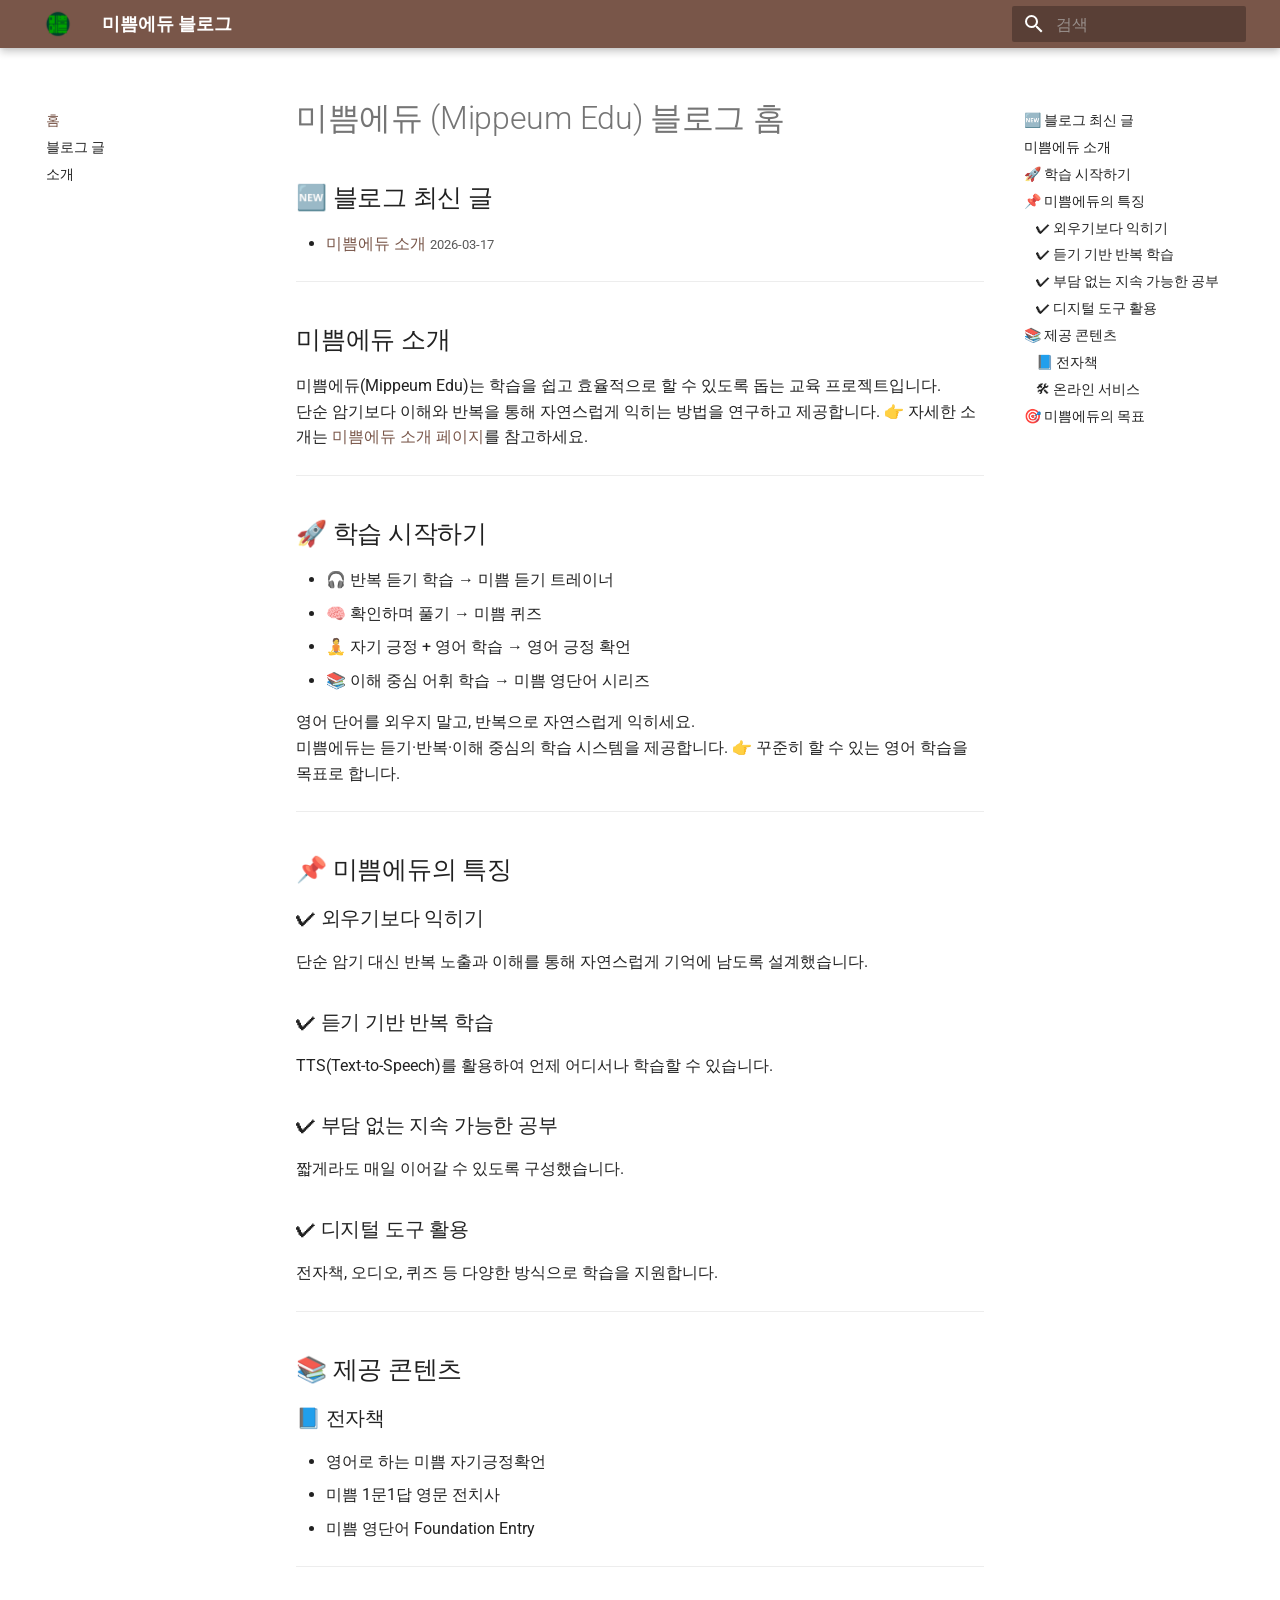
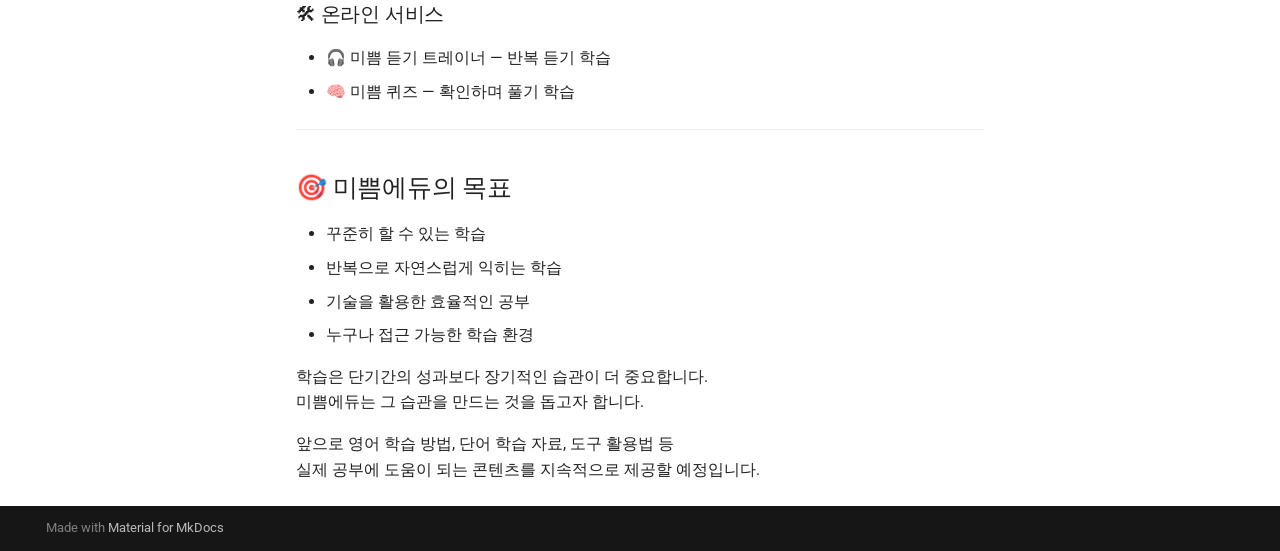
<file: index.html>
<!doctype html>
<html lang="ko" class="no-js">
  <head>
    
      <meta charset="utf-8">
      <meta name="viewport" content="width=device-width,initial-scale=1">
      
        <meta name="description" content="Mippum's Blog from MD Files">
      
      
        <meta name="author" content="mippum">
      
      
        <link rel="canonical" href="https://mippum.github.io/mp-blog/">
      
      
      
        <link rel="next" href="blog/">
      
      
      <link rel="icon" href="assets/logo.png">
      <meta name="generator" content="mkdocs-1.6.1, mkdocs-material-9.6.16">
    
    
      
        <title>미쁨에듀 블로그</title>
      
    
    
      <link rel="stylesheet" href="assets/stylesheets/main.7e37652d.min.css">
      
        
        <link rel="stylesheet" href="assets/stylesheets/palette.06af60db.min.css">
      
      


    
    
      
    
    
      
        
        
        <link rel="preconnect" href="https://fonts.gstatic.com" crossorigin>
        <link rel="stylesheet" href="https://fonts.googleapis.com/css?family=Roboto:300,300i,400,400i,700,700i%7CRoboto+Mono:400,400i,700,700i&display=fallback">
        <style>:root{--md-text-font:"Roboto";--md-code-font:"Roboto Mono"}</style>
      
    
    
      <link rel="stylesheet" href="stylesheets/extra.css">
    
    <script>__md_scope=new URL(".",location),__md_hash=e=>[...e].reduce(((e,_)=>(e<<5)-e+_.charCodeAt(0)),0),__md_get=(e,_=localStorage,t=__md_scope)=>JSON.parse(_.getItem(t.pathname+"."+e)),__md_set=(e,_,t=localStorage,a=__md_scope)=>{try{t.setItem(a.pathname+"."+e,JSON.stringify(_))}catch(e){}}</script>
    
      

    
    
    
  </head>
  
  
    
    
    
    
    
    <body dir="ltr" data-md-color-scheme="default" data-md-color-primary="brown" data-md-color-accent="amber">
  
    
    <input class="md-toggle" data-md-toggle="drawer" type="checkbox" id="__drawer" autocomplete="off">
    <input class="md-toggle" data-md-toggle="search" type="checkbox" id="__search" autocomplete="off">
    <label class="md-overlay" for="__drawer"></label>
    <div data-md-component="skip">
      
        
        <a href="#mippeum-edu" class="md-skip">
          콘텐츠로 이동
        </a>
      
    </div>
    <div data-md-component="announce">
      
    </div>
    
    
      

  

<header class="md-header md-header--shadow" data-md-component="header">
  <nav class="md-header__inner md-grid" aria-label="상단/헤더">
    <a href="." title="미쁨에듀 블로그" class="md-header__button md-logo" aria-label="미쁨에듀 블로그" data-md-component="logo">
      
  <img src="assets/logo.png" alt="logo">

    </a>
    <label class="md-header__button md-icon" for="__drawer">
      
      <svg xmlns="http://www.w3.org/2000/svg" viewBox="0 0 24 24"><path d="M3 6h18v2H3zm0 5h18v2H3zm0 5h18v2H3z"/></svg>
    </label>
    <div class="md-header__title" data-md-component="header-title">
      <div class="md-header__ellipsis">
        <div class="md-header__topic">
          <span class="md-ellipsis">
            미쁨에듀 블로그
          </span>
        </div>
        <div class="md-header__topic" data-md-component="header-topic">
          <span class="md-ellipsis">
            
              홈
            
          </span>
        </div>
      </div>
    </div>
    
      
    
    
    
    
      
      
        <label class="md-header__button md-icon" for="__search">
          
          <svg xmlns="http://www.w3.org/2000/svg" viewBox="0 0 24 24"><path d="M9.5 3A6.5 6.5 0 0 1 16 9.5c0 1.61-.59 3.09-1.56 4.23l.27.27h.79l5 5-1.5 1.5-5-5v-.79l-.27-.27A6.52 6.52 0 0 1 9.5 16 6.5 6.5 0 0 1 3 9.5 6.5 6.5 0 0 1 9.5 3m0 2C7 5 5 7 5 9.5S7 14 9.5 14 14 12 14 9.5 12 5 9.5 5"/></svg>
        </label>
        <div class="md-search" data-md-component="search" role="dialog">
  <label class="md-search__overlay" for="__search"></label>
  <div class="md-search__inner" role="search">
    <form class="md-search__form" name="search">
      <input type="text" class="md-search__input" name="query" aria-label="검색" placeholder="검색" autocapitalize="off" autocorrect="off" autocomplete="off" spellcheck="false" data-md-component="search-query" required>
      <label class="md-search__icon md-icon" for="__search">
        
        <svg xmlns="http://www.w3.org/2000/svg" viewBox="0 0 24 24"><path d="M9.5 3A6.5 6.5 0 0 1 16 9.5c0 1.61-.59 3.09-1.56 4.23l.27.27h.79l5 5-1.5 1.5-5-5v-.79l-.27-.27A6.52 6.52 0 0 1 9.5 16 6.5 6.5 0 0 1 3 9.5 6.5 6.5 0 0 1 9.5 3m0 2C7 5 5 7 5 9.5S7 14 9.5 14 14 12 14 9.5 12 5 9.5 5"/></svg>
        
        <svg xmlns="http://www.w3.org/2000/svg" viewBox="0 0 24 24"><path d="M20 11v2H8l5.5 5.5-1.42 1.42L4.16 12l7.92-7.92L13.5 5.5 8 11z"/></svg>
      </label>
      <nav class="md-search__options" aria-label="검색">
        
        <button type="reset" class="md-search__icon md-icon" title="지우기" aria-label="지우기" tabindex="-1">
          
          <svg xmlns="http://www.w3.org/2000/svg" viewBox="0 0 24 24"><path d="M19 6.41 17.59 5 12 10.59 6.41 5 5 6.41 10.59 12 5 17.59 6.41 19 12 13.41 17.59 19 19 17.59 13.41 12z"/></svg>
        </button>
      </nav>
      
    </form>
    <div class="md-search__output">
      <div class="md-search__scrollwrap" tabindex="0" data-md-scrollfix>
        <div class="md-search-result" data-md-component="search-result">
          <div class="md-search-result__meta">
            검색 초기화
          </div>
          <ol class="md-search-result__list" role="presentation"></ol>
        </div>
      </div>
    </div>
  </div>
</div>
      
    
    
  </nav>
  
</header>
    
    <div class="md-container" data-md-component="container">
      
      
        
          
        
      
      <main class="md-main" data-md-component="main">
        <div class="md-main__inner md-grid">
          
            
              
              <div class="md-sidebar md-sidebar--primary" data-md-component="sidebar" data-md-type="navigation" >
                <div class="md-sidebar__scrollwrap">
                  <div class="md-sidebar__inner">
                    



<nav class="md-nav md-nav--primary" aria-label="네비게이션" data-md-level="0">
  <label class="md-nav__title" for="__drawer">
    <a href="." title="미쁨에듀 블로그" class="md-nav__button md-logo" aria-label="미쁨에듀 블로그" data-md-component="logo">
      
  <img src="assets/logo.png" alt="logo">

    </a>
    미쁨에듀 블로그
  </label>
  
  <ul class="md-nav__list" data-md-scrollfix>
    
      
      
  
  
    
  
  
  
    <li class="md-nav__item md-nav__item--active">
      
      <input class="md-nav__toggle md-toggle" type="checkbox" id="__toc">
      
      
        
      
      
        <label class="md-nav__link md-nav__link--active" for="__toc">
          
  
  
  <span class="md-ellipsis">
    홈
    
  </span>
  

          <span class="md-nav__icon md-icon"></span>
        </label>
      
      <a href="." class="md-nav__link md-nav__link--active">
        
  
  
  <span class="md-ellipsis">
    홈
    
  </span>
  

      </a>
      
        

<nav class="md-nav md-nav--secondary" aria-label="목차">
  
  
  
    
  
  
    <label class="md-nav__title" for="__toc">
      <span class="md-nav__icon md-icon"></span>
      목차
    </label>
    <ul class="md-nav__list" data-md-component="toc" data-md-scrollfix>
      
        <li class="md-nav__item">
  <a href="#_1" class="md-nav__link">
    <span class="md-ellipsis">
      🆕 블로그 최신 글
    </span>
  </a>
  
</li>
      
        <li class="md-nav__item">
  <a href="#_2" class="md-nav__link">
    <span class="md-ellipsis">
      미쁨에듀 소개
    </span>
  </a>
  
</li>
      
        <li class="md-nav__item">
  <a href="#_3" class="md-nav__link">
    <span class="md-ellipsis">
      🚀 학습 시작하기
    </span>
  </a>
  
</li>
      
        <li class="md-nav__item">
  <a href="#_4" class="md-nav__link">
    <span class="md-ellipsis">
      📌 미쁨에듀의 특징
    </span>
  </a>
  
    <nav class="md-nav" aria-label="📌 미쁨에듀의 특징">
      <ul class="md-nav__list">
        
          <li class="md-nav__item">
  <a href="#_5" class="md-nav__link">
    <span class="md-ellipsis">
      ✔ 외우기보다 익히기
    </span>
  </a>
  
</li>
        
          <li class="md-nav__item">
  <a href="#_6" class="md-nav__link">
    <span class="md-ellipsis">
      ✔ 듣기 기반 반복 학습
    </span>
  </a>
  
</li>
        
          <li class="md-nav__item">
  <a href="#_7" class="md-nav__link">
    <span class="md-ellipsis">
      ✔ 부담 없는 지속 가능한 공부
    </span>
  </a>
  
</li>
        
          <li class="md-nav__item">
  <a href="#_8" class="md-nav__link">
    <span class="md-ellipsis">
      ✔ 디지털 도구 활용
    </span>
  </a>
  
</li>
        
      </ul>
    </nav>
  
</li>
      
        <li class="md-nav__item">
  <a href="#_9" class="md-nav__link">
    <span class="md-ellipsis">
      📚 제공 콘텐츠
    </span>
  </a>
  
    <nav class="md-nav" aria-label="📚 제공 콘텐츠">
      <ul class="md-nav__list">
        
          <li class="md-nav__item">
  <a href="#_10" class="md-nav__link">
    <span class="md-ellipsis">
      📘 전자책
    </span>
  </a>
  
</li>
        
          <li class="md-nav__item">
  <a href="#_11" class="md-nav__link">
    <span class="md-ellipsis">
      🛠 온라인 서비스
    </span>
  </a>
  
</li>
        
      </ul>
    </nav>
  
</li>
      
        <li class="md-nav__item">
  <a href="#_12" class="md-nav__link">
    <span class="md-ellipsis">
      🎯 미쁨에듀의 목표
    </span>
  </a>
  
</li>
      
    </ul>
  
</nav>
      
    </li>
  

    
      
      
  
  
  
    
  
  
    <li class="md-nav__item">
      <a href="blog/" class="md-nav__link">
        
  
  
  <span class="md-ellipsis">
    블로그 글
    
  </span>
  

      </a>
    </li>
  

    
      
      
  
  
  
  
    <li class="md-nav__item">
      <a href="about/" class="md-nav__link">
        
  
  
  <span class="md-ellipsis">
    소개
    
  </span>
  

      </a>
    </li>
  

    
  </ul>
</nav>
                  </div>
                </div>
              </div>
            
            
              
              <div class="md-sidebar md-sidebar--secondary" data-md-component="sidebar" data-md-type="toc" >
                <div class="md-sidebar__scrollwrap">
                  <div class="md-sidebar__inner">
                    

<nav class="md-nav md-nav--secondary" aria-label="목차">
  
  
  
    
  
  
    <label class="md-nav__title" for="__toc">
      <span class="md-nav__icon md-icon"></span>
      목차
    </label>
    <ul class="md-nav__list" data-md-component="toc" data-md-scrollfix>
      
        <li class="md-nav__item">
  <a href="#_1" class="md-nav__link">
    <span class="md-ellipsis">
      🆕 블로그 최신 글
    </span>
  </a>
  
</li>
      
        <li class="md-nav__item">
  <a href="#_2" class="md-nav__link">
    <span class="md-ellipsis">
      미쁨에듀 소개
    </span>
  </a>
  
</li>
      
        <li class="md-nav__item">
  <a href="#_3" class="md-nav__link">
    <span class="md-ellipsis">
      🚀 학습 시작하기
    </span>
  </a>
  
</li>
      
        <li class="md-nav__item">
  <a href="#_4" class="md-nav__link">
    <span class="md-ellipsis">
      📌 미쁨에듀의 특징
    </span>
  </a>
  
    <nav class="md-nav" aria-label="📌 미쁨에듀의 특징">
      <ul class="md-nav__list">
        
          <li class="md-nav__item">
  <a href="#_5" class="md-nav__link">
    <span class="md-ellipsis">
      ✔ 외우기보다 익히기
    </span>
  </a>
  
</li>
        
          <li class="md-nav__item">
  <a href="#_6" class="md-nav__link">
    <span class="md-ellipsis">
      ✔ 듣기 기반 반복 학습
    </span>
  </a>
  
</li>
        
          <li class="md-nav__item">
  <a href="#_7" class="md-nav__link">
    <span class="md-ellipsis">
      ✔ 부담 없는 지속 가능한 공부
    </span>
  </a>
  
</li>
        
          <li class="md-nav__item">
  <a href="#_8" class="md-nav__link">
    <span class="md-ellipsis">
      ✔ 디지털 도구 활용
    </span>
  </a>
  
</li>
        
      </ul>
    </nav>
  
</li>
      
        <li class="md-nav__item">
  <a href="#_9" class="md-nav__link">
    <span class="md-ellipsis">
      📚 제공 콘텐츠
    </span>
  </a>
  
    <nav class="md-nav" aria-label="📚 제공 콘텐츠">
      <ul class="md-nav__list">
        
          <li class="md-nav__item">
  <a href="#_10" class="md-nav__link">
    <span class="md-ellipsis">
      📘 전자책
    </span>
  </a>
  
</li>
        
          <li class="md-nav__item">
  <a href="#_11" class="md-nav__link">
    <span class="md-ellipsis">
      🛠 온라인 서비스
    </span>
  </a>
  
</li>
        
      </ul>
    </nav>
  
</li>
      
        <li class="md-nav__item">
  <a href="#_12" class="md-nav__link">
    <span class="md-ellipsis">
      🎯 미쁨에듀의 목표
    </span>
  </a>
  
</li>
      
    </ul>
  
</nav>
                  </div>
                </div>
              </div>
            
          
          
            <div class="md-content" data-md-component="content">
              <article class="md-content__inner md-typeset">
                
                  



<h1 id="mippeum-edu">미쁨에듀 (Mippeum Edu) 블로그 홈</h1>
<h2 id="_1">🆕 블로그 최신 글</h2>
<ul>
<li><a href="blog/2026/03/17/%EB%AF%B8%EC%81%A8%EC%97%90%EB%93%80-%EC%86%8C%EA%B0%9C/">미쁨에듀 소개</a>
  <small style="color: var(--md-typeset-color--light)">2026-03-17</small></li>
</ul>
<hr />
<h2 id="_2">미쁨에듀 소개</h2>
<p>미쁨에듀(Mippeum Edu)는 학습을 쉽고 효율적으로 할 수 있도록 돕는 교육 프로젝트입니다.<br />
단순 암기보다 이해와 반복을 통해 자연스럽게 익히는 방법을 연구하고 제공합니다.
👉 자세한 소개는 <a href="about/">미쁨에듀 소개 페이지</a>를 참고하세요.</p>
<hr />
<h2 id="_3">🚀 학습 시작하기</h2>
<ul>
<li>🎧 반복 듣기 학습 → 미쁨 듣기 트레이너</li>
<li>🧠 확인하며 풀기 → 미쁨 퀴즈</li>
<li>🧘 자기 긍정 + 영어 학습 → 영어 긍정 확언</li>
<li>📚 이해 중심 어휘 학습 → 미쁨 영단어 시리즈</li>
</ul>
<p>영어 단어를 외우지 말고, 반복으로 자연스럽게 익히세요.<br />
미쁨에듀는 듣기·반복·이해 중심의 학습 시스템을 제공합니다.
👉 꾸준히 할 수 있는 영어 학습을 목표로 합니다.</p>
<hr />
<h2 id="_4">📌 미쁨에듀의 특징</h2>
<h3 id="_5">✔ 외우기보다 익히기</h3>
<p>단순 암기 대신 반복 노출과 이해를 통해 자연스럽게 기억에 남도록 설계했습니다.</p>
<h3 id="_6">✔ 듣기 기반 반복 학습</h3>
<p>TTS(Text-to-Speech)를 활용하여 언제 어디서나 학습할 수 있습니다.</p>
<h3 id="_7">✔ 부담 없는 지속 가능한 공부</h3>
<p>짧게라도 매일 이어갈 수 있도록 구성했습니다.</p>
<h3 id="_8">✔ 디지털 도구 활용</h3>
<p>전자책, 오디오, 퀴즈 등 다양한 방식으로 학습을 지원합니다.</p>
<hr />
<h2 id="_9">📚 제공 콘텐츠</h2>
<h3 id="_10">📘 전자책</h3>
<ul>
<li>영어로 하는 미쁨 자기긍정확언  </li>
<li>미쁨 1문1답 영문 전치사  </li>
<li>미쁨 영단어 Foundation Entry  </li>
</ul>
<hr />
<h3 id="_11">🛠 온라인 서비스</h3>
<ul>
<li>🎧 미쁨 듣기 트레이너 — 반복 듣기 학습</li>
<li>🧠 미쁨 퀴즈 — 확인하며 풀기 학습</li>
</ul>
<hr />
<h2 id="_12">🎯 미쁨에듀의 목표</h2>
<ul>
<li>꾸준히 할 수 있는 학습  </li>
<li>반복으로 자연스럽게 익히는 학습  </li>
<li>기술을 활용한 효율적인 공부  </li>
<li>누구나 접근 가능한 학습 환경  </li>
</ul>
<p>학습은 단기간의 성과보다 장기적인 습관이 더 중요합니다.<br />
미쁨에듀는 그 습관을 만드는 것을 돕고자 합니다.</p>
<p>앞으로 영어 학습 방법, 단어 학습 자료, 도구 활용법 등<br />
실제 공부에 도움이 되는 콘텐츠를 지속적으로 제공할 예정입니다.</p>












                
              </article>
            </div>
          
          
<script>var target=document.getElementById(location.hash.slice(1));target&&target.name&&(target.checked=target.name.startsWith("__tabbed_"))</script>
        </div>
        
      </main>
      
        <footer class="md-footer">
  
  <div class="md-footer-meta md-typeset">
    <div class="md-footer-meta__inner md-grid">
      <div class="md-copyright">
  
  
    Made with
    <a href="https://squidfunk.github.io/mkdocs-material/" target="_blank" rel="noopener">
      Material for MkDocs
    </a>
  
</div>
      
    </div>
  </div>
</footer>
      
    </div>
    <div class="md-dialog" data-md-component="dialog">
      <div class="md-dialog__inner md-typeset"></div>
    </div>
    
    
    
      
      <script id="__config" type="application/json">{"base": ".", "features": [], "search": "assets/javascripts/workers/search.d50fe291.min.js", "tags": null, "translations": {"clipboard.copied": "\ud074\ub9bd\ubcf4\ub4dc\uc5d0 \ubcf5\uc0ac\ub428", "clipboard.copy": "\ud074\ub9bd\ubcf4\ub4dc\ub85c \ubcf5\uc0ac", "search.result.more.one": "\uc774 \ubb38\uc11c\uc5d0\uc11c 1\uac1c\uc758 \uac80\uc0c9 \uacb0\uacfc \ub354 \ubcf4\uae30", "search.result.more.other": "\uc774 \ubb38\uc11c\uc5d0\uc11c #\uac1c\uc758 \uac80\uc0c9 \uacb0\uacfc \ub354 \ubcf4\uae30", "search.result.none": "\uac80\uc0c9\uc5b4\uc640 \uc77c\uce58\ud558\ub294 \ubb38\uc11c\uac00 \uc5c6\uc2b5\ub2c8\ub2e4", "search.result.one": "1\uac1c\uc758 \uc77c\uce58\ud558\ub294 \ubb38\uc11c", "search.result.other": "#\uac1c\uc758 \uc77c\uce58\ud558\ub294 \ubb38\uc11c", "search.result.placeholder": "\uac80\uc0c9\uc5b4\ub97c \uc785\ub825\ud558\uc138\uc694", "search.result.term.missing": "\ud3ec\ud568\ub418\uc9c0 \uc54a\uc740 \uac80\uc0c9\uc5b4", "select.version": "\ubc84\uc804 \uc120\ud0dd"}, "version": null}</script>
    
    
      <script src="assets/javascripts/bundle.50899def.min.js"></script>
      
    
  </body>
</html>
</file>
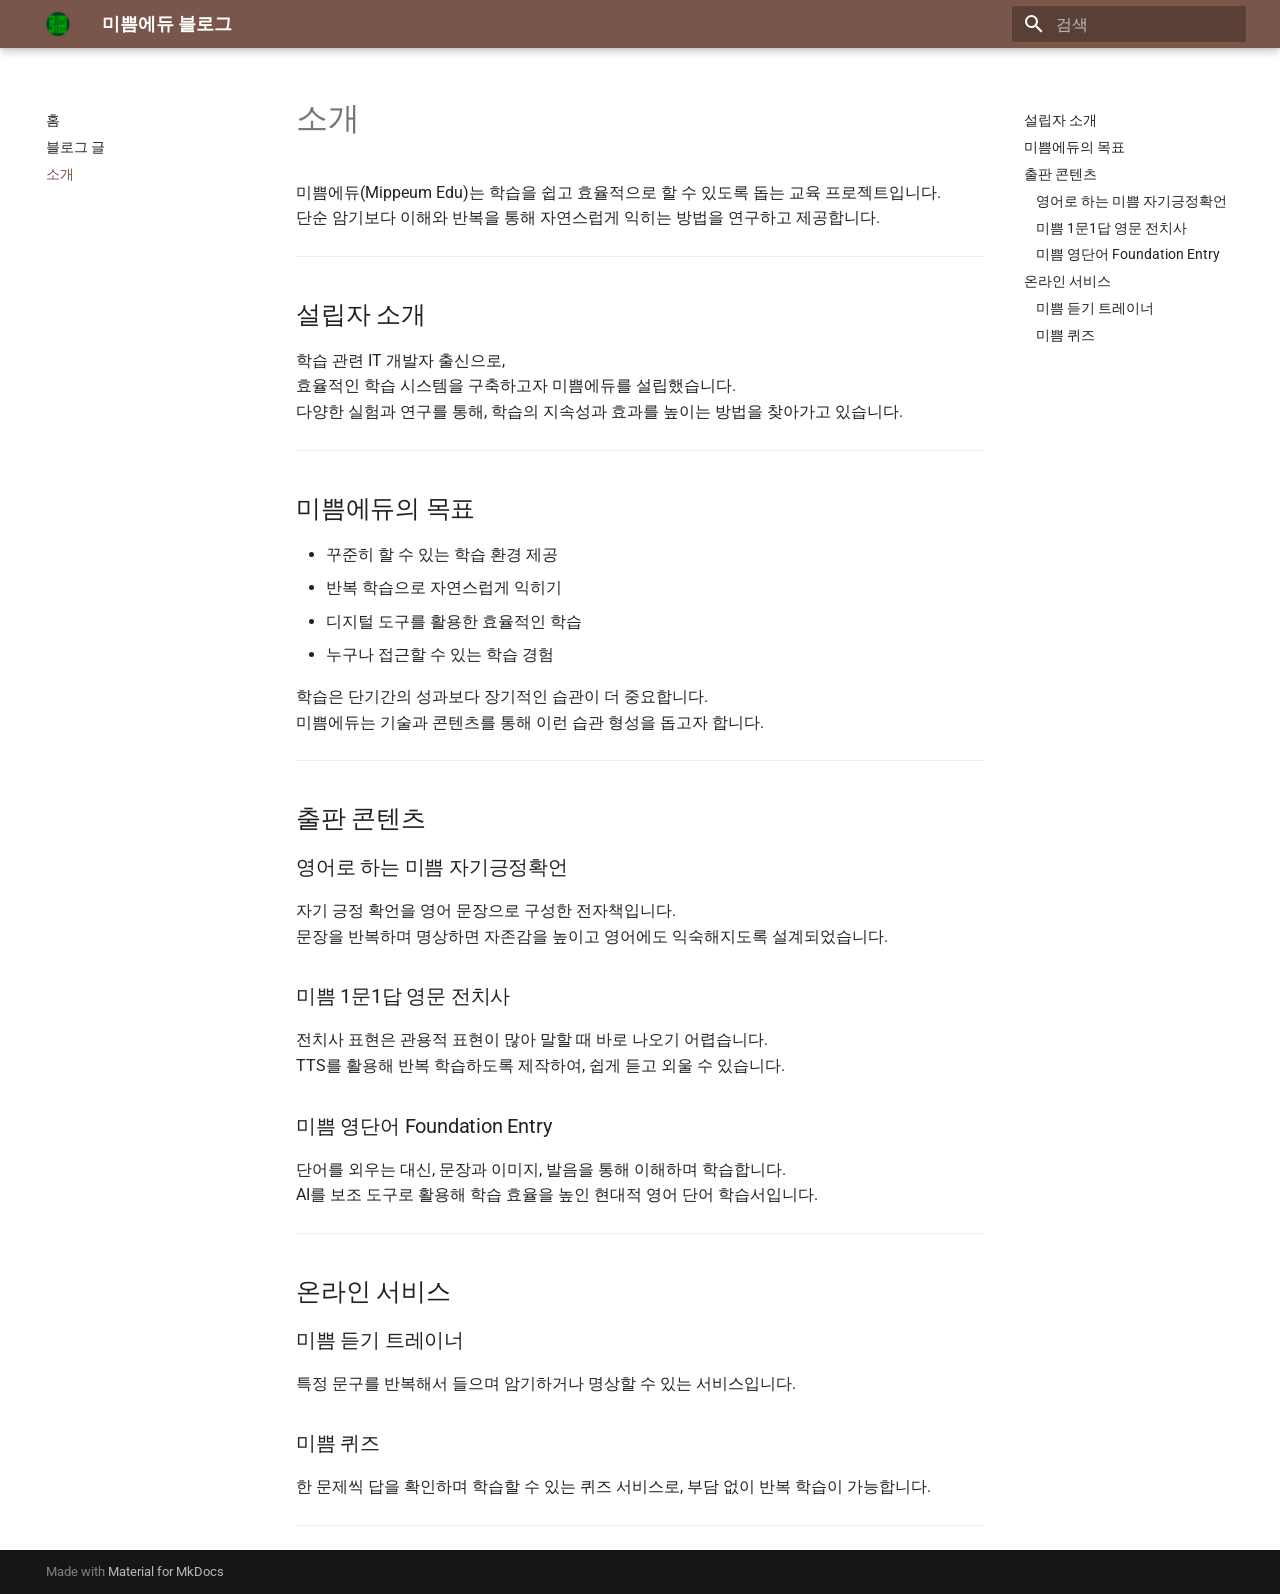
<file: about/index.html>
<!doctype html>
<html lang="ko" class="no-js">
  <head>
    
      <meta charset="utf-8">
      <meta name="viewport" content="width=device-width,initial-scale=1">
      
        <meta name="description" content="Mippum's Blog from MD Files">
      
      
        <meta name="author" content="mippum">
      
      
        <link rel="canonical" href="https://mippum.github.io/mp-blog/about/">
      
      
        <link rel="prev" href="../blog/">
      
      
      
      <link rel="icon" href="../assets/logo.png">
      <meta name="generator" content="mkdocs-1.6.1, mkdocs-material-9.6.16">
    
    
      
        <title>소개 - 미쁨에듀 블로그</title>
      
    
    
      <link rel="stylesheet" href="../assets/stylesheets/main.7e37652d.min.css">
      
        
        <link rel="stylesheet" href="../assets/stylesheets/palette.06af60db.min.css">
      
      


    
    
      
    
    
      
        
        
        <link rel="preconnect" href="https://fonts.gstatic.com" crossorigin>
        <link rel="stylesheet" href="https://fonts.googleapis.com/css?family=Roboto:300,300i,400,400i,700,700i%7CRoboto+Mono:400,400i,700,700i&display=fallback">
        <style>:root{--md-text-font:"Roboto";--md-code-font:"Roboto Mono"}</style>
      
    
    
      <link rel="stylesheet" href="../stylesheets/extra.css">
    
    <script>__md_scope=new URL("..",location),__md_hash=e=>[...e].reduce(((e,_)=>(e<<5)-e+_.charCodeAt(0)),0),__md_get=(e,_=localStorage,t=__md_scope)=>JSON.parse(_.getItem(t.pathname+"."+e)),__md_set=(e,_,t=localStorage,a=__md_scope)=>{try{t.setItem(a.pathname+"."+e,JSON.stringify(_))}catch(e){}}</script>
    
      

    
    
    
  </head>
  
  
    
    
    
    
    
    <body dir="ltr" data-md-color-scheme="default" data-md-color-primary="brown" data-md-color-accent="amber">
  
    
    <input class="md-toggle" data-md-toggle="drawer" type="checkbox" id="__drawer" autocomplete="off">
    <input class="md-toggle" data-md-toggle="search" type="checkbox" id="__search" autocomplete="off">
    <label class="md-overlay" for="__drawer"></label>
    <div data-md-component="skip">
      
        
        <a href="#_1" class="md-skip">
          콘텐츠로 이동
        </a>
      
    </div>
    <div data-md-component="announce">
      
    </div>
    
    
      

  

<header class="md-header md-header--shadow" data-md-component="header">
  <nav class="md-header__inner md-grid" aria-label="상단/헤더">
    <a href=".." title="미쁨에듀 블로그" class="md-header__button md-logo" aria-label="미쁨에듀 블로그" data-md-component="logo">
      
  <img src="../assets/logo.png" alt="logo">

    </a>
    <label class="md-header__button md-icon" for="__drawer">
      
      <svg xmlns="http://www.w3.org/2000/svg" viewBox="0 0 24 24"><path d="M3 6h18v2H3zm0 5h18v2H3zm0 5h18v2H3z"/></svg>
    </label>
    <div class="md-header__title" data-md-component="header-title">
      <div class="md-header__ellipsis">
        <div class="md-header__topic">
          <span class="md-ellipsis">
            미쁨에듀 블로그
          </span>
        </div>
        <div class="md-header__topic" data-md-component="header-topic">
          <span class="md-ellipsis">
            
              소개
            
          </span>
        </div>
      </div>
    </div>
    
      
    
    
    
    
      
      
        <label class="md-header__button md-icon" for="__search">
          
          <svg xmlns="http://www.w3.org/2000/svg" viewBox="0 0 24 24"><path d="M9.5 3A6.5 6.5 0 0 1 16 9.5c0 1.61-.59 3.09-1.56 4.23l.27.27h.79l5 5-1.5 1.5-5-5v-.79l-.27-.27A6.52 6.52 0 0 1 9.5 16 6.5 6.5 0 0 1 3 9.5 6.5 6.5 0 0 1 9.5 3m0 2C7 5 5 7 5 9.5S7 14 9.5 14 14 12 14 9.5 12 5 9.5 5"/></svg>
        </label>
        <div class="md-search" data-md-component="search" role="dialog">
  <label class="md-search__overlay" for="__search"></label>
  <div class="md-search__inner" role="search">
    <form class="md-search__form" name="search">
      <input type="text" class="md-search__input" name="query" aria-label="검색" placeholder="검색" autocapitalize="off" autocorrect="off" autocomplete="off" spellcheck="false" data-md-component="search-query" required>
      <label class="md-search__icon md-icon" for="__search">
        
        <svg xmlns="http://www.w3.org/2000/svg" viewBox="0 0 24 24"><path d="M9.5 3A6.5 6.5 0 0 1 16 9.5c0 1.61-.59 3.09-1.56 4.23l.27.27h.79l5 5-1.5 1.5-5-5v-.79l-.27-.27A6.52 6.52 0 0 1 9.5 16 6.5 6.5 0 0 1 3 9.5 6.5 6.5 0 0 1 9.5 3m0 2C7 5 5 7 5 9.5S7 14 9.5 14 14 12 14 9.5 12 5 9.5 5"/></svg>
        
        <svg xmlns="http://www.w3.org/2000/svg" viewBox="0 0 24 24"><path d="M20 11v2H8l5.5 5.5-1.42 1.42L4.16 12l7.92-7.92L13.5 5.5 8 11z"/></svg>
      </label>
      <nav class="md-search__options" aria-label="검색">
        
        <button type="reset" class="md-search__icon md-icon" title="지우기" aria-label="지우기" tabindex="-1">
          
          <svg xmlns="http://www.w3.org/2000/svg" viewBox="0 0 24 24"><path d="M19 6.41 17.59 5 12 10.59 6.41 5 5 6.41 10.59 12 5 17.59 6.41 19 12 13.41 17.59 19 19 17.59 13.41 12z"/></svg>
        </button>
      </nav>
      
    </form>
    <div class="md-search__output">
      <div class="md-search__scrollwrap" tabindex="0" data-md-scrollfix>
        <div class="md-search-result" data-md-component="search-result">
          <div class="md-search-result__meta">
            검색 초기화
          </div>
          <ol class="md-search-result__list" role="presentation"></ol>
        </div>
      </div>
    </div>
  </div>
</div>
      
    
    
  </nav>
  
</header>
    
    <div class="md-container" data-md-component="container">
      
      
        
          
        
      
      <main class="md-main" data-md-component="main">
        <div class="md-main__inner md-grid">
          
            
              
              <div class="md-sidebar md-sidebar--primary" data-md-component="sidebar" data-md-type="navigation" >
                <div class="md-sidebar__scrollwrap">
                  <div class="md-sidebar__inner">
                    



<nav class="md-nav md-nav--primary" aria-label="네비게이션" data-md-level="0">
  <label class="md-nav__title" for="__drawer">
    <a href=".." title="미쁨에듀 블로그" class="md-nav__button md-logo" aria-label="미쁨에듀 블로그" data-md-component="logo">
      
  <img src="../assets/logo.png" alt="logo">

    </a>
    미쁨에듀 블로그
  </label>
  
  <ul class="md-nav__list" data-md-scrollfix>
    
      
      
  
  
  
  
    <li class="md-nav__item">
      <a href=".." class="md-nav__link">
        
  
  
  <span class="md-ellipsis">
    홈
    
  </span>
  

      </a>
    </li>
  

    
      
      
  
  
  
    
  
  
    <li class="md-nav__item">
      <a href="../blog/" class="md-nav__link">
        
  
  
  <span class="md-ellipsis">
    블로그 글
    
  </span>
  

      </a>
    </li>
  

    
      
      
  
  
    
  
  
  
    <li class="md-nav__item md-nav__item--active">
      
      <input class="md-nav__toggle md-toggle" type="checkbox" id="__toc">
      
      
        
      
      
        <label class="md-nav__link md-nav__link--active" for="__toc">
          
  
  
  <span class="md-ellipsis">
    소개
    
  </span>
  

          <span class="md-nav__icon md-icon"></span>
        </label>
      
      <a href="./" class="md-nav__link md-nav__link--active">
        
  
  
  <span class="md-ellipsis">
    소개
    
  </span>
  

      </a>
      
        

<nav class="md-nav md-nav--secondary" aria-label="목차">
  
  
  
    
  
  
    <label class="md-nav__title" for="__toc">
      <span class="md-nav__icon md-icon"></span>
      목차
    </label>
    <ul class="md-nav__list" data-md-component="toc" data-md-scrollfix>
      
        <li class="md-nav__item">
  <a href="#_2" class="md-nav__link">
    <span class="md-ellipsis">
      설립자 소개
    </span>
  </a>
  
</li>
      
        <li class="md-nav__item">
  <a href="#_3" class="md-nav__link">
    <span class="md-ellipsis">
      미쁨에듀의 목표
    </span>
  </a>
  
</li>
      
        <li class="md-nav__item">
  <a href="#_4" class="md-nav__link">
    <span class="md-ellipsis">
      출판 콘텐츠
    </span>
  </a>
  
    <nav class="md-nav" aria-label="출판 콘텐츠">
      <ul class="md-nav__list">
        
          <li class="md-nav__item">
  <a href="#_5" class="md-nav__link">
    <span class="md-ellipsis">
      영어로 하는 미쁨 자기긍정확언
    </span>
  </a>
  
</li>
        
          <li class="md-nav__item">
  <a href="#11" class="md-nav__link">
    <span class="md-ellipsis">
      미쁨 1문1답 영문 전치사
    </span>
  </a>
  
</li>
        
          <li class="md-nav__item">
  <a href="#foundation-entry" class="md-nav__link">
    <span class="md-ellipsis">
      미쁨 영단어 Foundation Entry
    </span>
  </a>
  
</li>
        
      </ul>
    </nav>
  
</li>
      
        <li class="md-nav__item">
  <a href="#_6" class="md-nav__link">
    <span class="md-ellipsis">
      온라인 서비스
    </span>
  </a>
  
    <nav class="md-nav" aria-label="온라인 서비스">
      <ul class="md-nav__list">
        
          <li class="md-nav__item">
  <a href="#_7" class="md-nav__link">
    <span class="md-ellipsis">
      미쁨 듣기 트레이너
    </span>
  </a>
  
</li>
        
          <li class="md-nav__item">
  <a href="#_8" class="md-nav__link">
    <span class="md-ellipsis">
      미쁨 퀴즈
    </span>
  </a>
  
</li>
        
      </ul>
    </nav>
  
</li>
      
    </ul>
  
</nav>
      
    </li>
  

    
  </ul>
</nav>
                  </div>
                </div>
              </div>
            
            
              
              <div class="md-sidebar md-sidebar--secondary" data-md-component="sidebar" data-md-type="toc" >
                <div class="md-sidebar__scrollwrap">
                  <div class="md-sidebar__inner">
                    

<nav class="md-nav md-nav--secondary" aria-label="목차">
  
  
  
    
  
  
    <label class="md-nav__title" for="__toc">
      <span class="md-nav__icon md-icon"></span>
      목차
    </label>
    <ul class="md-nav__list" data-md-component="toc" data-md-scrollfix>
      
        <li class="md-nav__item">
  <a href="#_2" class="md-nav__link">
    <span class="md-ellipsis">
      설립자 소개
    </span>
  </a>
  
</li>
      
        <li class="md-nav__item">
  <a href="#_3" class="md-nav__link">
    <span class="md-ellipsis">
      미쁨에듀의 목표
    </span>
  </a>
  
</li>
      
        <li class="md-nav__item">
  <a href="#_4" class="md-nav__link">
    <span class="md-ellipsis">
      출판 콘텐츠
    </span>
  </a>
  
    <nav class="md-nav" aria-label="출판 콘텐츠">
      <ul class="md-nav__list">
        
          <li class="md-nav__item">
  <a href="#_5" class="md-nav__link">
    <span class="md-ellipsis">
      영어로 하는 미쁨 자기긍정확언
    </span>
  </a>
  
</li>
        
          <li class="md-nav__item">
  <a href="#11" class="md-nav__link">
    <span class="md-ellipsis">
      미쁨 1문1답 영문 전치사
    </span>
  </a>
  
</li>
        
          <li class="md-nav__item">
  <a href="#foundation-entry" class="md-nav__link">
    <span class="md-ellipsis">
      미쁨 영단어 Foundation Entry
    </span>
  </a>
  
</li>
        
      </ul>
    </nav>
  
</li>
      
        <li class="md-nav__item">
  <a href="#_6" class="md-nav__link">
    <span class="md-ellipsis">
      온라인 서비스
    </span>
  </a>
  
    <nav class="md-nav" aria-label="온라인 서비스">
      <ul class="md-nav__list">
        
          <li class="md-nav__item">
  <a href="#_7" class="md-nav__link">
    <span class="md-ellipsis">
      미쁨 듣기 트레이너
    </span>
  </a>
  
</li>
        
          <li class="md-nav__item">
  <a href="#_8" class="md-nav__link">
    <span class="md-ellipsis">
      미쁨 퀴즈
    </span>
  </a>
  
</li>
        
      </ul>
    </nav>
  
</li>
      
    </ul>
  
</nav>
                  </div>
                </div>
              </div>
            
          
          
            <div class="md-content" data-md-component="content">
              <article class="md-content__inner md-typeset">
                
                  



<h1 id="_1">소개</h1>
<p>미쁨에듀(Mippeum Edu)는 학습을 쉽고 효율적으로 할 수 있도록 돕는 교육 프로젝트입니다.<br />
단순 암기보다 이해와 반복을 통해 자연스럽게 익히는 방법을 연구하고 제공합니다.</p>
<hr />
<h2 id="_2">설립자 소개</h2>
<p>학습 관련 IT 개발자 출신으로,<br />
효율적인 학습 시스템을 구축하고자 미쁨에듀를 설립했습니다.<br />
다양한 실험과 연구를 통해, 학습의 지속성과 효과를 높이는 방법을 찾아가고 있습니다.</p>
<hr />
<h2 id="_3">미쁨에듀의 목표</h2>
<ul>
<li>꾸준히 할 수 있는 학습 환경 제공  </li>
<li>반복 학습으로 자연스럽게 익히기  </li>
<li>디지털 도구를 활용한 효율적인 학습  </li>
<li>누구나 접근할 수 있는 학습 경험  </li>
</ul>
<p>학습은 단기간의 성과보다 장기적인 습관이 더 중요합니다.<br />
미쁨에듀는 기술과 콘텐츠를 통해 이런 습관 형성을 돕고자 합니다.</p>
<hr />
<h2 id="_4">출판 콘텐츠</h2>
<h3 id="_5">영어로 하는 미쁨 자기긍정확언</h3>
<p>자기 긍정 확언을 영어 문장으로 구성한 전자책입니다.<br />
문장을 반복하며 명상하면 자존감을 높이고 영어에도 익숙해지도록 설계되었습니다.  </p>
<h3 id="11">미쁨 1문1답 영문 전치사</h3>
<p>전치사 표현은 관용적 표현이 많아 말할 때 바로 나오기 어렵습니다.<br />
TTS를 활용해 반복 학습하도록 제작하여, 쉽게 듣고 외울 수 있습니다.</p>
<h3 id="foundation-entry">미쁨 영단어 Foundation Entry</h3>
<p>단어를 외우는 대신, 문장과 이미지, 발음을 통해 이해하며 학습합니다.<br />
AI를 보조 도구로 활용해 학습 효율을 높인 현대적 영어 단어 학습서입니다.</p>
<hr />
<h2 id="_6">온라인 서비스</h2>
<h3 id="_7">미쁨 듣기 트레이너</h3>
<p>특정 문구를 반복해서 들으며 암기하거나 명상할 수 있는 서비스입니다.</p>
<h3 id="_8">미쁨 퀴즈</h3>
<p>한 문제씩 답을 확인하며 학습할 수 있는 퀴즈 서비스로, 부담 없이 반복 학습이 가능합니다.</p>
<hr />
<!-- 
## 연락

- 이메일: support@mippeumedu.com  
- GitHub: [https://github.com/mippeumedu](https://github.com/mippeumedu)  

앞으로 이 페이지에서는 미쁨에듀의 소식, 영어 학습 자료, 학습 팁 등을 계속 공유할 예정입니다. -->












                
              </article>
            </div>
          
          
<script>var target=document.getElementById(location.hash.slice(1));target&&target.name&&(target.checked=target.name.startsWith("__tabbed_"))</script>
        </div>
        
      </main>
      
        <footer class="md-footer">
  
  <div class="md-footer-meta md-typeset">
    <div class="md-footer-meta__inner md-grid">
      <div class="md-copyright">
  
  
    Made with
    <a href="https://squidfunk.github.io/mkdocs-material/" target="_blank" rel="noopener">
      Material for MkDocs
    </a>
  
</div>
      
    </div>
  </div>
</footer>
      
    </div>
    <div class="md-dialog" data-md-component="dialog">
      <div class="md-dialog__inner md-typeset"></div>
    </div>
    
    
    
      
      <script id="__config" type="application/json">{"base": "..", "features": [], "search": "../assets/javascripts/workers/search.d50fe291.min.js", "tags": null, "translations": {"clipboard.copied": "\ud074\ub9bd\ubcf4\ub4dc\uc5d0 \ubcf5\uc0ac\ub428", "clipboard.copy": "\ud074\ub9bd\ubcf4\ub4dc\ub85c \ubcf5\uc0ac", "search.result.more.one": "\uc774 \ubb38\uc11c\uc5d0\uc11c 1\uac1c\uc758 \uac80\uc0c9 \uacb0\uacfc \ub354 \ubcf4\uae30", "search.result.more.other": "\uc774 \ubb38\uc11c\uc5d0\uc11c #\uac1c\uc758 \uac80\uc0c9 \uacb0\uacfc \ub354 \ubcf4\uae30", "search.result.none": "\uac80\uc0c9\uc5b4\uc640 \uc77c\uce58\ud558\ub294 \ubb38\uc11c\uac00 \uc5c6\uc2b5\ub2c8\ub2e4", "search.result.one": "1\uac1c\uc758 \uc77c\uce58\ud558\ub294 \ubb38\uc11c", "search.result.other": "#\uac1c\uc758 \uc77c\uce58\ud558\ub294 \ubb38\uc11c", "search.result.placeholder": "\uac80\uc0c9\uc5b4\ub97c \uc785\ub825\ud558\uc138\uc694", "search.result.term.missing": "\ud3ec\ud568\ub418\uc9c0 \uc54a\uc740 \uac80\uc0c9\uc5b4", "select.version": "\ubc84\uc804 \uc120\ud0dd"}, "version": null}</script>
    
    
      <script src="../assets/javascripts/bundle.50899def.min.js"></script>
      
    
  </body>
</html>
</file>
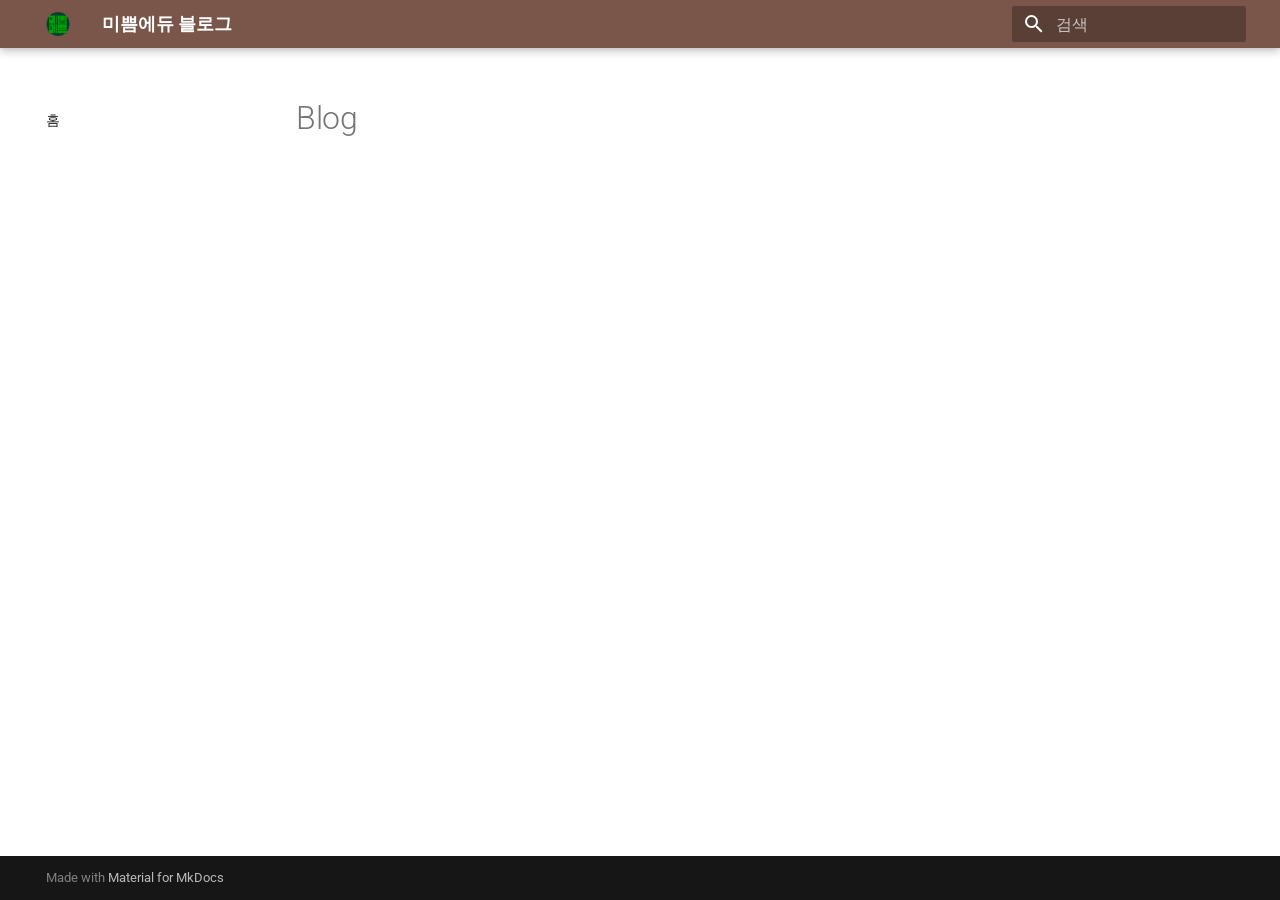
<file: blog/index.html>
<!doctype html>
<html lang="ko" class="no-js">
  <head>
    
      <meta charset="utf-8">
      <meta name="viewport" content="width=device-width,initial-scale=1">
      
        <meta name="description" content="Mippum's Blog from MD Files">
      
      
        <meta name="author" content="mippum">
      
      
        <link rel="canonical" href="https://mippum.github.io/mp-blog/blog/">
      
      
      
      
      <link rel="icon" href="../assets/logo.png">
      <meta name="generator" content="mkdocs-1.6.1, mkdocs-material-9.6.16">
    
    
      
        <title>Blog - 미쁨에듀 블로그</title>
      
    
    
      <link rel="stylesheet" href="../assets/stylesheets/main.7e37652d.min.css">
      
        
        <link rel="stylesheet" href="../assets/stylesheets/palette.06af60db.min.css">
      
      


    
    
      
    
    
      
        
        
        <link rel="preconnect" href="https://fonts.gstatic.com" crossorigin>
        <link rel="stylesheet" href="https://fonts.googleapis.com/css?family=Roboto:300,300i,400,400i,700,700i%7CRoboto+Mono:400,400i,700,700i&display=fallback">
        <style>:root{--md-text-font:"Roboto";--md-code-font:"Roboto Mono"}</style>
      
    
    
      <link rel="stylesheet" href="../stylesheets/extra.css">
    
    <script>__md_scope=new URL("..",location),__md_hash=e=>[...e].reduce(((e,_)=>(e<<5)-e+_.charCodeAt(0)),0),__md_get=(e,_=localStorage,t=__md_scope)=>JSON.parse(_.getItem(t.pathname+"."+e)),__md_set=(e,_,t=localStorage,a=__md_scope)=>{try{t.setItem(a.pathname+"."+e,JSON.stringify(_))}catch(e){}}</script>
    
      

    
    
    
  </head>
  
  
    
    
    
    
    
    <body dir="ltr" data-md-color-scheme="default" data-md-color-primary="brown" data-md-color-accent="amber">
  
    
    <input class="md-toggle" data-md-toggle="drawer" type="checkbox" id="__drawer" autocomplete="off">
    <input class="md-toggle" data-md-toggle="search" type="checkbox" id="__search" autocomplete="off">
    <label class="md-overlay" for="__drawer"></label>
    <div data-md-component="skip">
      
        
        <a href="#blog" class="md-skip">
          콘텐츠로 이동
        </a>
      
    </div>
    <div data-md-component="announce">
      
    </div>
    
    
      

  

<header class="md-header md-header--shadow" data-md-component="header">
  <nav class="md-header__inner md-grid" aria-label="상단/헤더">
    <a href=".." title="미쁨에듀 블로그" class="md-header__button md-logo" aria-label="미쁨에듀 블로그" data-md-component="logo">
      
  <img src="../assets/logo.png" alt="logo">

    </a>
    <label class="md-header__button md-icon" for="__drawer">
      
      <svg xmlns="http://www.w3.org/2000/svg" viewBox="0 0 24 24"><path d="M3 6h18v2H3zm0 5h18v2H3zm0 5h18v2H3z"/></svg>
    </label>
    <div class="md-header__title" data-md-component="header-title">
      <div class="md-header__ellipsis">
        <div class="md-header__topic">
          <span class="md-ellipsis">
            미쁨에듀 블로그
          </span>
        </div>
        <div class="md-header__topic" data-md-component="header-topic">
          <span class="md-ellipsis">
            
              Blog
            
          </span>
        </div>
      </div>
    </div>
    
      
    
    
    
    
      
      
        <label class="md-header__button md-icon" for="__search">
          
          <svg xmlns="http://www.w3.org/2000/svg" viewBox="0 0 24 24"><path d="M9.5 3A6.5 6.5 0 0 1 16 9.5c0 1.61-.59 3.09-1.56 4.23l.27.27h.79l5 5-1.5 1.5-5-5v-.79l-.27-.27A6.52 6.52 0 0 1 9.5 16 6.5 6.5 0 0 1 3 9.5 6.5 6.5 0 0 1 9.5 3m0 2C7 5 5 7 5 9.5S7 14 9.5 14 14 12 14 9.5 12 5 9.5 5"/></svg>
        </label>
        <div class="md-search" data-md-component="search" role="dialog">
  <label class="md-search__overlay" for="__search"></label>
  <div class="md-search__inner" role="search">
    <form class="md-search__form" name="search">
      <input type="text" class="md-search__input" name="query" aria-label="검색" placeholder="검색" autocapitalize="off" autocorrect="off" autocomplete="off" spellcheck="false" data-md-component="search-query" required>
      <label class="md-search__icon md-icon" for="__search">
        
        <svg xmlns="http://www.w3.org/2000/svg" viewBox="0 0 24 24"><path d="M9.5 3A6.5 6.5 0 0 1 16 9.5c0 1.61-.59 3.09-1.56 4.23l.27.27h.79l5 5-1.5 1.5-5-5v-.79l-.27-.27A6.52 6.52 0 0 1 9.5 16 6.5 6.5 0 0 1 3 9.5 6.5 6.5 0 0 1 9.5 3m0 2C7 5 5 7 5 9.5S7 14 9.5 14 14 12 14 9.5 12 5 9.5 5"/></svg>
        
        <svg xmlns="http://www.w3.org/2000/svg" viewBox="0 0 24 24"><path d="M20 11v2H8l5.5 5.5-1.42 1.42L4.16 12l7.92-7.92L13.5 5.5 8 11z"/></svg>
      </label>
      <nav class="md-search__options" aria-label="검색">
        
        <button type="reset" class="md-search__icon md-icon" title="지우기" aria-label="지우기" tabindex="-1">
          
          <svg xmlns="http://www.w3.org/2000/svg" viewBox="0 0 24 24"><path d="M19 6.41 17.59 5 12 10.59 6.41 5 5 6.41 10.59 12 5 17.59 6.41 19 12 13.41 17.59 19 19 17.59 13.41 12z"/></svg>
        </button>
      </nav>
      
    </form>
    <div class="md-search__output">
      <div class="md-search__scrollwrap" tabindex="0" data-md-scrollfix>
        <div class="md-search-result" data-md-component="search-result">
          <div class="md-search-result__meta">
            검색 초기화
          </div>
          <ol class="md-search-result__list" role="presentation"></ol>
        </div>
      </div>
    </div>
  </div>
</div>
      
    
    
  </nav>
  
</header>
    
    <div class="md-container" data-md-component="container">
      
      
        
          
        
      
      <main class="md-main" data-md-component="main">
        <div class="md-main__inner md-grid">
          
            
              
              <div class="md-sidebar md-sidebar--primary" data-md-component="sidebar" data-md-type="navigation" >
                <div class="md-sidebar__scrollwrap">
                  <div class="md-sidebar__inner">
                    



<nav class="md-nav md-nav--primary" aria-label="네비게이션" data-md-level="0">
  <label class="md-nav__title" for="__drawer">
    <a href=".." title="미쁨에듀 블로그" class="md-nav__button md-logo" aria-label="미쁨에듀 블로그" data-md-component="logo">
      
  <img src="../assets/logo.png" alt="logo">

    </a>
    미쁨에듀 블로그
  </label>
  
  <ul class="md-nav__list" data-md-scrollfix>
    
      
      
  
  
  
  
    <li class="md-nav__item">
      <a href=".." class="md-nav__link">
        
  
  
  <span class="md-ellipsis">
    홈
    
  </span>
  

      </a>
    </li>
  

    
  </ul>
</nav>
                  </div>
                </div>
              </div>
            
            
              
              <div class="md-sidebar md-sidebar--secondary" data-md-component="sidebar" data-md-type="toc" >
                <div class="md-sidebar__scrollwrap">
                  <div class="md-sidebar__inner">
                    

<nav class="md-nav md-nav--secondary" aria-label="목차">
  
  
  
    
  
  
</nav>
                  </div>
                </div>
              </div>
            
          
          
  <div class="md-content" data-md-component="content">
    <div class="md-content__inner">
      <header class="md-typeset">
        <h1 id="blog">Blog</h1>
      </header>
      
      
    </div>
  </div>

          
<script>var target=document.getElementById(location.hash.slice(1));target&&target.name&&(target.checked=target.name.startsWith("__tabbed_"))</script>
        </div>
        
      </main>
      
        <footer class="md-footer">
  
  <div class="md-footer-meta md-typeset">
    <div class="md-footer-meta__inner md-grid">
      <div class="md-copyright">
  
  
    Made with
    <a href="https://squidfunk.github.io/mkdocs-material/" target="_blank" rel="noopener">
      Material for MkDocs
    </a>
  
</div>
      
    </div>
  </div>
</footer>
      
    </div>
    <div class="md-dialog" data-md-component="dialog">
      <div class="md-dialog__inner md-typeset"></div>
    </div>
    
    
    
      
      <script id="__config" type="application/json">{"base": "..", "features": [], "search": "../assets/javascripts/workers/search.d50fe291.min.js", "tags": null, "translations": {"clipboard.copied": "\ud074\ub9bd\ubcf4\ub4dc\uc5d0 \ubcf5\uc0ac\ub428", "clipboard.copy": "\ud074\ub9bd\ubcf4\ub4dc\ub85c \ubcf5\uc0ac", "search.result.more.one": "\uc774 \ubb38\uc11c\uc5d0\uc11c 1\uac1c\uc758 \uac80\uc0c9 \uacb0\uacfc \ub354 \ubcf4\uae30", "search.result.more.other": "\uc774 \ubb38\uc11c\uc5d0\uc11c #\uac1c\uc758 \uac80\uc0c9 \uacb0\uacfc \ub354 \ubcf4\uae30", "search.result.none": "\uac80\uc0c9\uc5b4\uc640 \uc77c\uce58\ud558\ub294 \ubb38\uc11c\uac00 \uc5c6\uc2b5\ub2c8\ub2e4", "search.result.one": "1\uac1c\uc758 \uc77c\uce58\ud558\ub294 \ubb38\uc11c", "search.result.other": "#\uac1c\uc758 \uc77c\uce58\ud558\ub294 \ubb38\uc11c", "search.result.placeholder": "\uac80\uc0c9\uc5b4\ub97c \uc785\ub825\ud558\uc138\uc694", "search.result.term.missing": "\ud3ec\ud568\ub418\uc9c0 \uc54a\uc740 \uac80\uc0c9\uc5b4", "select.version": "\ubc84\uc804 \uc120\ud0dd"}, "version": null}</script>
    
    
      <script src="../assets/javascripts/bundle.50899def.min.js"></script>
      
    
  </body>
</html>
</file>
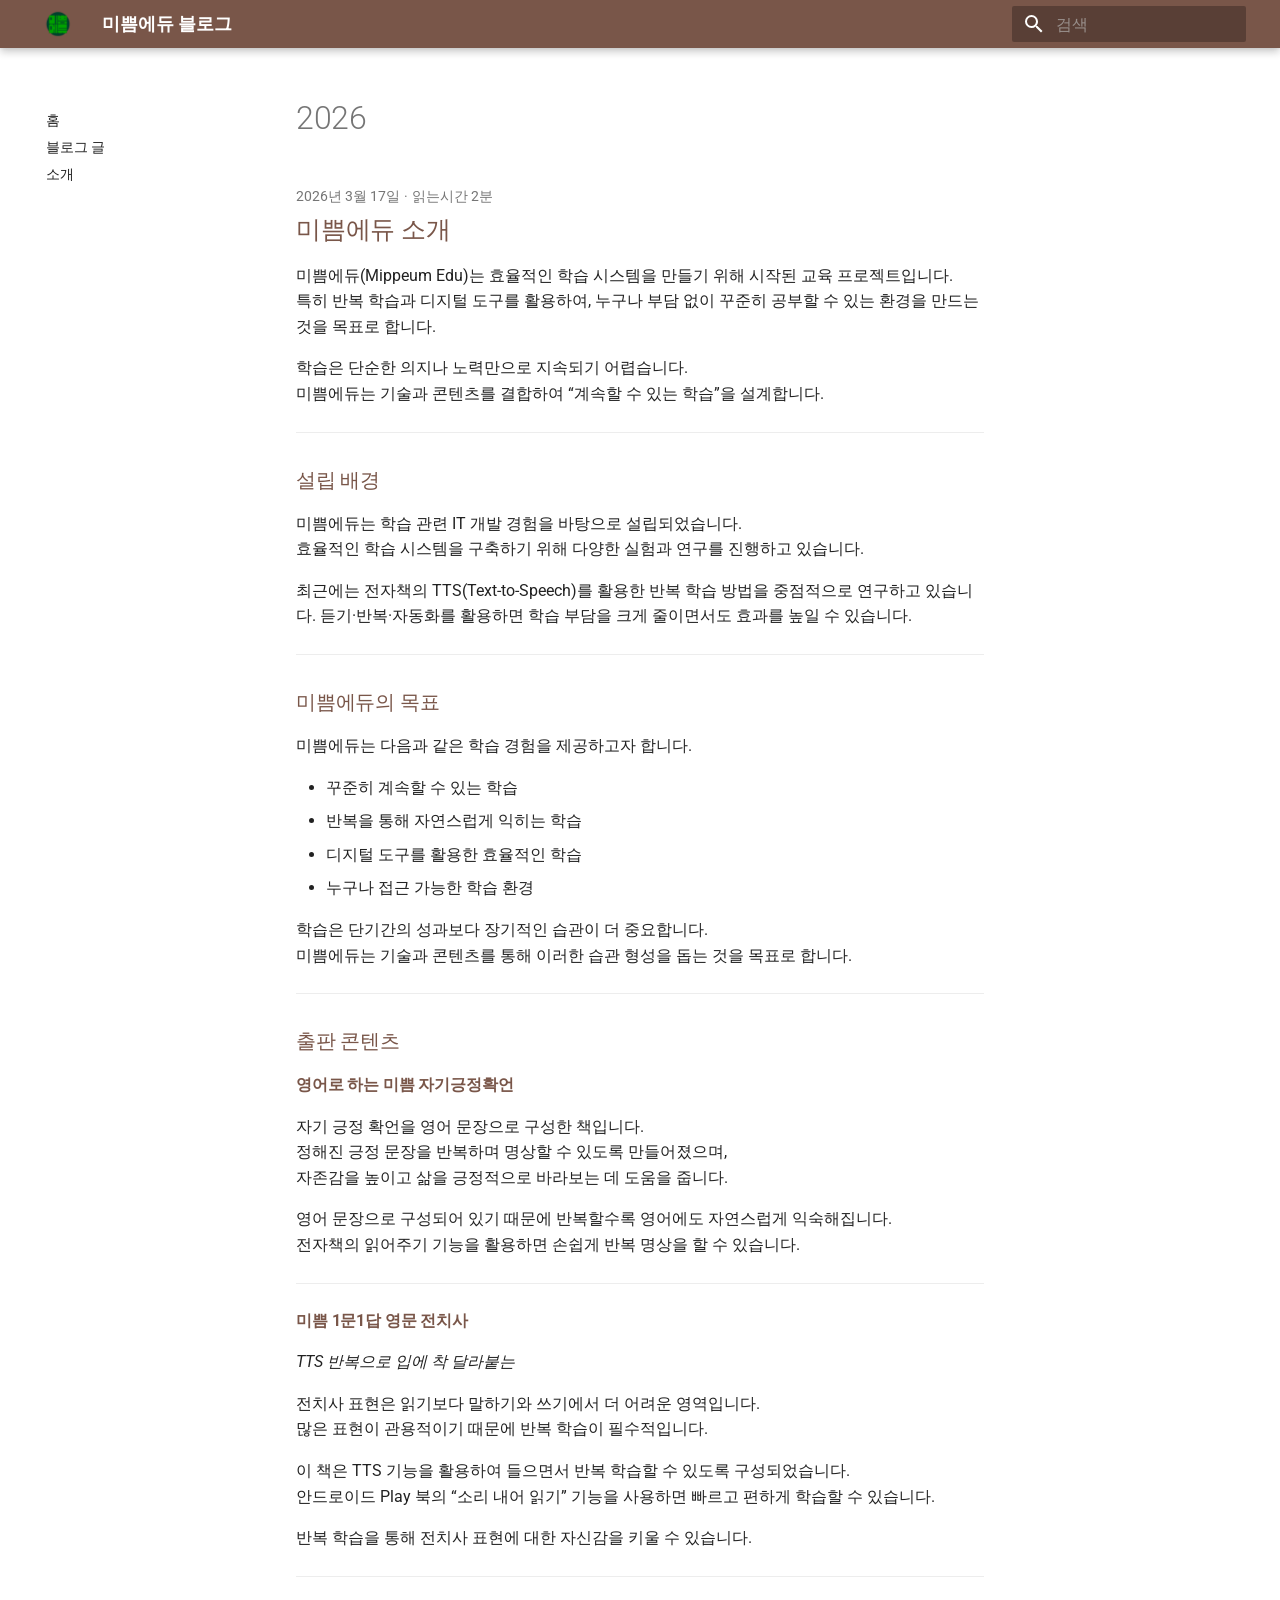
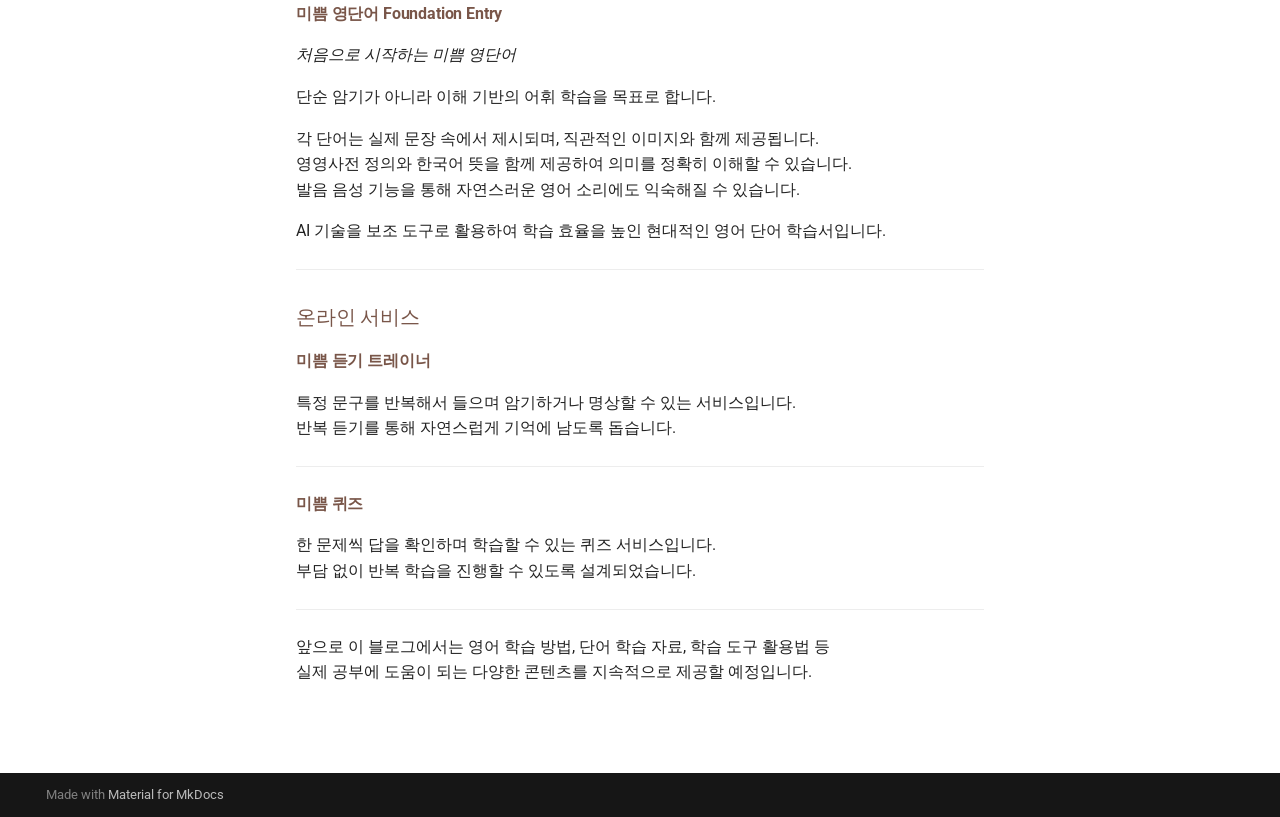
<file: blog/archive/2026/index.html>
<!doctype html>
<html lang="ko" class="no-js">
  <head>
    
      <meta charset="utf-8">
      <meta name="viewport" content="width=device-width,initial-scale=1">
      
        <meta name="description" content="Mippum's Blog from MD Files">
      
      
        <meta name="author" content="mippum">
      
      
        <link rel="canonical" href="https://mippum.github.io/mp-blog/blog/archive/2026/">
      
      
      
      
      <link rel="icon" href="../../../assets/logo.png">
      <meta name="generator" content="mkdocs-1.6.1, mkdocs-material-9.6.16">
    
    
      
        <title>2026 - 미쁨에듀 블로그</title>
      
    
    
      <link rel="stylesheet" href="../../../assets/stylesheets/main.7e37652d.min.css">
      
        
        <link rel="stylesheet" href="../../../assets/stylesheets/palette.06af60db.min.css">
      
      


    
    
      
    
    
      
        
        
        <link rel="preconnect" href="https://fonts.gstatic.com" crossorigin>
        <link rel="stylesheet" href="https://fonts.googleapis.com/css?family=Roboto:300,300i,400,400i,700,700i%7CRoboto+Mono:400,400i,700,700i&display=fallback">
        <style>:root{--md-text-font:"Roboto";--md-code-font:"Roboto Mono"}</style>
      
    
    
      <link rel="stylesheet" href="../../../stylesheets/extra.css">
    
    <script>__md_scope=new URL("../../..",location),__md_hash=e=>[...e].reduce(((e,_)=>(e<<5)-e+_.charCodeAt(0)),0),__md_get=(e,_=localStorage,t=__md_scope)=>JSON.parse(_.getItem(t.pathname+"."+e)),__md_set=(e,_,t=localStorage,a=__md_scope)=>{try{t.setItem(a.pathname+"."+e,JSON.stringify(_))}catch(e){}}</script>
    
      

    
    
    
  </head>
  
  
    
    
    
    
    
    <body dir="ltr" data-md-color-scheme="default" data-md-color-primary="brown" data-md-color-accent="amber">
  
    
    <input class="md-toggle" data-md-toggle="drawer" type="checkbox" id="__drawer" autocomplete="off">
    <input class="md-toggle" data-md-toggle="search" type="checkbox" id="__search" autocomplete="off">
    <label class="md-overlay" for="__drawer"></label>
    <div data-md-component="skip">
      
        
        <a href="#2026" class="md-skip">
          콘텐츠로 이동
        </a>
      
    </div>
    <div data-md-component="announce">
      
    </div>
    
    
      

  

<header class="md-header md-header--shadow" data-md-component="header">
  <nav class="md-header__inner md-grid" aria-label="상단/헤더">
    <a href="../../.." title="미쁨에듀 블로그" class="md-header__button md-logo" aria-label="미쁨에듀 블로그" data-md-component="logo">
      
  <img src="../../../assets/logo.png" alt="logo">

    </a>
    <label class="md-header__button md-icon" for="__drawer">
      
      <svg xmlns="http://www.w3.org/2000/svg" viewBox="0 0 24 24"><path d="M3 6h18v2H3zm0 5h18v2H3zm0 5h18v2H3z"/></svg>
    </label>
    <div class="md-header__title" data-md-component="header-title">
      <div class="md-header__ellipsis">
        <div class="md-header__topic">
          <span class="md-ellipsis">
            미쁨에듀 블로그
          </span>
        </div>
        <div class="md-header__topic" data-md-component="header-topic">
          <span class="md-ellipsis">
            
              2026
            
          </span>
        </div>
      </div>
    </div>
    
      
    
    
    
    
      
      
        <label class="md-header__button md-icon" for="__search">
          
          <svg xmlns="http://www.w3.org/2000/svg" viewBox="0 0 24 24"><path d="M9.5 3A6.5 6.5 0 0 1 16 9.5c0 1.61-.59 3.09-1.56 4.23l.27.27h.79l5 5-1.5 1.5-5-5v-.79l-.27-.27A6.52 6.52 0 0 1 9.5 16 6.5 6.5 0 0 1 3 9.5 6.5 6.5 0 0 1 9.5 3m0 2C7 5 5 7 5 9.5S7 14 9.5 14 14 12 14 9.5 12 5 9.5 5"/></svg>
        </label>
        <div class="md-search" data-md-component="search" role="dialog">
  <label class="md-search__overlay" for="__search"></label>
  <div class="md-search__inner" role="search">
    <form class="md-search__form" name="search">
      <input type="text" class="md-search__input" name="query" aria-label="검색" placeholder="검색" autocapitalize="off" autocorrect="off" autocomplete="off" spellcheck="false" data-md-component="search-query" required>
      <label class="md-search__icon md-icon" for="__search">
        
        <svg xmlns="http://www.w3.org/2000/svg" viewBox="0 0 24 24"><path d="M9.5 3A6.5 6.5 0 0 1 16 9.5c0 1.61-.59 3.09-1.56 4.23l.27.27h.79l5 5-1.5 1.5-5-5v-.79l-.27-.27A6.52 6.52 0 0 1 9.5 16 6.5 6.5 0 0 1 3 9.5 6.5 6.5 0 0 1 9.5 3m0 2C7 5 5 7 5 9.5S7 14 9.5 14 14 12 14 9.5 12 5 9.5 5"/></svg>
        
        <svg xmlns="http://www.w3.org/2000/svg" viewBox="0 0 24 24"><path d="M20 11v2H8l5.5 5.5-1.42 1.42L4.16 12l7.92-7.92L13.5 5.5 8 11z"/></svg>
      </label>
      <nav class="md-search__options" aria-label="검색">
        
        <button type="reset" class="md-search__icon md-icon" title="지우기" aria-label="지우기" tabindex="-1">
          
          <svg xmlns="http://www.w3.org/2000/svg" viewBox="0 0 24 24"><path d="M19 6.41 17.59 5 12 10.59 6.41 5 5 6.41 10.59 12 5 17.59 6.41 19 12 13.41 17.59 19 19 17.59 13.41 12z"/></svg>
        </button>
      </nav>
      
    </form>
    <div class="md-search__output">
      <div class="md-search__scrollwrap" tabindex="0" data-md-scrollfix>
        <div class="md-search-result" data-md-component="search-result">
          <div class="md-search-result__meta">
            검색 초기화
          </div>
          <ol class="md-search-result__list" role="presentation"></ol>
        </div>
      </div>
    </div>
  </div>
</div>
      
    
    
  </nav>
  
</header>
    
    <div class="md-container" data-md-component="container">
      
      
        
          
        
      
      <main class="md-main" data-md-component="main">
        <div class="md-main__inner md-grid">
          
            
              
              <div class="md-sidebar md-sidebar--primary" data-md-component="sidebar" data-md-type="navigation" >
                <div class="md-sidebar__scrollwrap">
                  <div class="md-sidebar__inner">
                    



<nav class="md-nav md-nav--primary" aria-label="네비게이션" data-md-level="0">
  <label class="md-nav__title" for="__drawer">
    <a href="../../.." title="미쁨에듀 블로그" class="md-nav__button md-logo" aria-label="미쁨에듀 블로그" data-md-component="logo">
      
  <img src="../../../assets/logo.png" alt="logo">

    </a>
    미쁨에듀 블로그
  </label>
  
  <ul class="md-nav__list" data-md-scrollfix>
    
      
      
  
  
  
  
    <li class="md-nav__item">
      <a href="../../.." class="md-nav__link">
        
  
  
  <span class="md-ellipsis">
    홈
    
  </span>
  

      </a>
    </li>
  

    
      
      
  
  
  
    
  
  
    <li class="md-nav__item">
      <a href="../../" class="md-nav__link">
        
  
  
  <span class="md-ellipsis">
    블로그 글
    
  </span>
  

      </a>
    </li>
  

    
      
      
  
  
  
  
    <li class="md-nav__item">
      <a href="../../../about/" class="md-nav__link">
        
  
  
  <span class="md-ellipsis">
    소개
    
  </span>
  

      </a>
    </li>
  

    
  </ul>
</nav>
                  </div>
                </div>
              </div>
            
            
              
              <div class="md-sidebar md-sidebar--secondary" data-md-component="sidebar" data-md-type="toc" >
                <div class="md-sidebar__scrollwrap">
                  <div class="md-sidebar__inner">
                    

<nav class="md-nav md-nav--secondary" aria-label="목차">
  
  
  
    
  
  
</nav>
                  </div>
                </div>
              </div>
            
          
          
  <div class="md-content" data-md-component="content">
    <div class="md-content__inner">
      <header class="md-typeset">
        <h1 id="2026">2026</h1>
      </header>
      
        <article class="md-post md-post--excerpt">
  <header class="md-post__header">
    
    <div class="md-post__meta md-meta">
      <ul class="md-meta__list">
        <li class="md-meta__item">
          <time datetime="2026-03-17 00:00:00+00:00">2026년 3월 17일</time></li>
        
        
          
          <li class="md-meta__item">
            
              읽는시간 2분
            
          </li>
        
      </ul>
      
    </div>
  </header>
  <div class="md-post__content md-typeset">
    <h2 id="_1"><a class="toclink" href="../../2026/03/17/%EB%AF%B8%EC%81%A8%EC%97%90%EB%93%80-%EC%86%8C%EA%B0%9C/">미쁨에듀 소개</a></h2>
<p>미쁨에듀(Mippeum Edu)는 효율적인 학습 시스템을 만들기 위해 시작된 교육 프로젝트입니다.<br />
특히 반복 학습과 디지털 도구를 활용하여, 누구나 부담 없이 꾸준히 공부할 수 있는 환경을 만드는 것을 목표로 합니다.</p>
<p>학습은 단순한 의지나 노력만으로 지속되기 어렵습니다.<br />
미쁨에듀는 기술과 콘텐츠를 결합하여 “계속할 수 있는 학습”을 설계합니다.</p>
<hr />
<h3 id="_2"><a class="toclink" href="../../2026/03/17/%EB%AF%B8%EC%81%A8%EC%97%90%EB%93%80-%EC%86%8C%EA%B0%9C/#_2">설립 배경</a></h3>
<p>미쁨에듀는 학습 관련 IT 개발 경험을 바탕으로 설립되었습니다.<br />
효율적인 학습 시스템을 구축하기 위해 다양한 실험과 연구를 진행하고 있습니다.</p>
<p>최근에는 전자책의 TTS(Text-to-Speech)를 활용한 반복 학습 방법을 중점적으로 연구하고 있습니다.
듣기·반복·자동화를 활용하면 학습 부담을 크게 줄이면서도 효과를 높일 수 있습니다.</p>
<hr />
<h3 id="_3"><a class="toclink" href="../../2026/03/17/%EB%AF%B8%EC%81%A8%EC%97%90%EB%93%80-%EC%86%8C%EA%B0%9C/#_3">미쁨에듀의 목표</a></h3>
<p>미쁨에듀는 다음과 같은 학습 경험을 제공하고자 합니다.</p>
<ul>
<li>꾸준히 계속할 수 있는 학습  </li>
<li>반복을 통해 자연스럽게 익히는 학습  </li>
<li>디지털 도구를 활용한 효율적인 학습  </li>
<li>누구나 접근 가능한 학습 환경  </li>
</ul>
<p>학습은 단기간의 성과보다 장기적인 습관이 더 중요합니다.<br />
미쁨에듀는 기술과 콘텐츠를 통해 이러한 습관 형성을 돕는 것을 목표로 합니다.</p>
<hr />
<h3 id="_4"><a class="toclink" href="../../2026/03/17/%EB%AF%B8%EC%81%A8%EC%97%90%EB%93%80-%EC%86%8C%EA%B0%9C/#_4">출판 콘텐츠</a></h3>
<h4 id="_5"><a class="toclink" href="../../2026/03/17/%EB%AF%B8%EC%81%A8%EC%97%90%EB%93%80-%EC%86%8C%EA%B0%9C/#_5">영어로 하는 미쁨 자기긍정확언</a></h4>
<p>자기 긍정 확언을 영어 문장으로 구성한 책입니다.<br />
정해진 긍정 문장을 반복하며 명상할 수 있도록 만들어졌으며,<br />
자존감을 높이고 삶을 긍정적으로 바라보는 데 도움을 줍니다.</p>
<p>영어 문장으로 구성되어 있기 때문에 반복할수록 영어에도 자연스럽게 익숙해집니다.<br />
전자책의 읽어주기 기능을 활용하면 손쉽게 반복 명상을 할 수 있습니다.</p>
<hr />
<h4 id="11"><a class="toclink" href="../../2026/03/17/%EB%AF%B8%EC%81%A8%EC%97%90%EB%93%80-%EC%86%8C%EA%B0%9C/#11">미쁨 1문1답 영문 전치사</a></h4>
<p><em>TTS 반복으로 입에 착 달라붙는</em></p>
<p>전치사 표현은 읽기보다 말하기와 쓰기에서 더 어려운 영역입니다.<br />
많은 표현이 관용적이기 때문에 반복 학습이 필수적입니다.</p>
<p>이 책은 TTS 기능을 활용하여 들으면서 반복 학습할 수 있도록 구성되었습니다.<br />
안드로이드 Play 북의 “소리 내어 읽기” 기능을 사용하면 빠르고 편하게 학습할 수 있습니다.</p>
<p>반복 학습을 통해 전치사 표현에 대한 자신감을 키울 수 있습니다.</p>
<hr />
<h4 id="foundation-entry"><a class="toclink" href="../../2026/03/17/%EB%AF%B8%EC%81%A8%EC%97%90%EB%93%80-%EC%86%8C%EA%B0%9C/#foundation-entry">미쁨 영단어 Foundation Entry</a></h4>
<p><em>처음으로 시작하는 미쁨 영단어</em></p>
<p>단순 암기가 아니라 이해 기반의 어휘 학습을 목표로 합니다.</p>
<p>각 단어는 실제 문장 속에서 제시되며, 직관적인 이미지와 함께 제공됩니다.<br />
영영사전 정의와 한국어 뜻을 함께 제공하여 의미를 정확히 이해할 수 있습니다.<br />
발음 음성 기능을 통해 자연스러운 영어 소리에도 익숙해질 수 있습니다.</p>
<p>AI 기술을 보조 도구로 활용하여 학습 효율을 높인 현대적인 영어 단어 학습서입니다.</p>
<hr />
<h3 id="_6"><a class="toclink" href="../../2026/03/17/%EB%AF%B8%EC%81%A8%EC%97%90%EB%93%80-%EC%86%8C%EA%B0%9C/#_6">온라인 서비스</a></h3>
<h4 id="_7"><a class="toclink" href="../../2026/03/17/%EB%AF%B8%EC%81%A8%EC%97%90%EB%93%80-%EC%86%8C%EA%B0%9C/#_7">미쁨 듣기 트레이너</a></h4>
<p>특정 문구를 반복해서 들으며 암기하거나 명상할 수 있는 서비스입니다.<br />
반복 듣기를 통해 자연스럽게 기억에 남도록 돕습니다.</p>
<hr />
<h4 id="_8"><a class="toclink" href="../../2026/03/17/%EB%AF%B8%EC%81%A8%EC%97%90%EB%93%80-%EC%86%8C%EA%B0%9C/#_8">미쁨 퀴즈</a></h4>
<p>한 문제씩 답을 확인하며 학습할 수 있는 퀴즈 서비스입니다.<br />
부담 없이 반복 학습을 진행할 수 있도록 설계되었습니다.</p>
<hr />
<p>앞으로 이 블로그에서는 영어 학습 방법, 단어 학습 자료, 학습 도구 활용법 등<br />
실제 공부에 도움이 되는 다양한 콘텐츠를 지속적으로 제공할 예정입니다.</p>
    
  </div>
</article>
      
      
        
          



<nav class="md-pagination">
  
</nav>
        
      
    </div>
  </div>

          
<script>var target=document.getElementById(location.hash.slice(1));target&&target.name&&(target.checked=target.name.startsWith("__tabbed_"))</script>
        </div>
        
      </main>
      
        <footer class="md-footer">
  
  <div class="md-footer-meta md-typeset">
    <div class="md-footer-meta__inner md-grid">
      <div class="md-copyright">
  
  
    Made with
    <a href="https://squidfunk.github.io/mkdocs-material/" target="_blank" rel="noopener">
      Material for MkDocs
    </a>
  
</div>
      
    </div>
  </div>
</footer>
      
    </div>
    <div class="md-dialog" data-md-component="dialog">
      <div class="md-dialog__inner md-typeset"></div>
    </div>
    
    
    
      
      <script id="__config" type="application/json">{"base": "../../..", "features": [], "search": "../../../assets/javascripts/workers/search.d50fe291.min.js", "tags": null, "translations": {"clipboard.copied": "\ud074\ub9bd\ubcf4\ub4dc\uc5d0 \ubcf5\uc0ac\ub428", "clipboard.copy": "\ud074\ub9bd\ubcf4\ub4dc\ub85c \ubcf5\uc0ac", "search.result.more.one": "\uc774 \ubb38\uc11c\uc5d0\uc11c 1\uac1c\uc758 \uac80\uc0c9 \uacb0\uacfc \ub354 \ubcf4\uae30", "search.result.more.other": "\uc774 \ubb38\uc11c\uc5d0\uc11c #\uac1c\uc758 \uac80\uc0c9 \uacb0\uacfc \ub354 \ubcf4\uae30", "search.result.none": "\uac80\uc0c9\uc5b4\uc640 \uc77c\uce58\ud558\ub294 \ubb38\uc11c\uac00 \uc5c6\uc2b5\ub2c8\ub2e4", "search.result.one": "1\uac1c\uc758 \uc77c\uce58\ud558\ub294 \ubb38\uc11c", "search.result.other": "#\uac1c\uc758 \uc77c\uce58\ud558\ub294 \ubb38\uc11c", "search.result.placeholder": "\uac80\uc0c9\uc5b4\ub97c \uc785\ub825\ud558\uc138\uc694", "search.result.term.missing": "\ud3ec\ud568\ub418\uc9c0 \uc54a\uc740 \uac80\uc0c9\uc5b4", "select.version": "\ubc84\uc804 \uc120\ud0dd"}, "version": null}</script>
    
    
      <script src="../../../assets/javascripts/bundle.50899def.min.js"></script>
      
    
  </body>
</html>
</file>
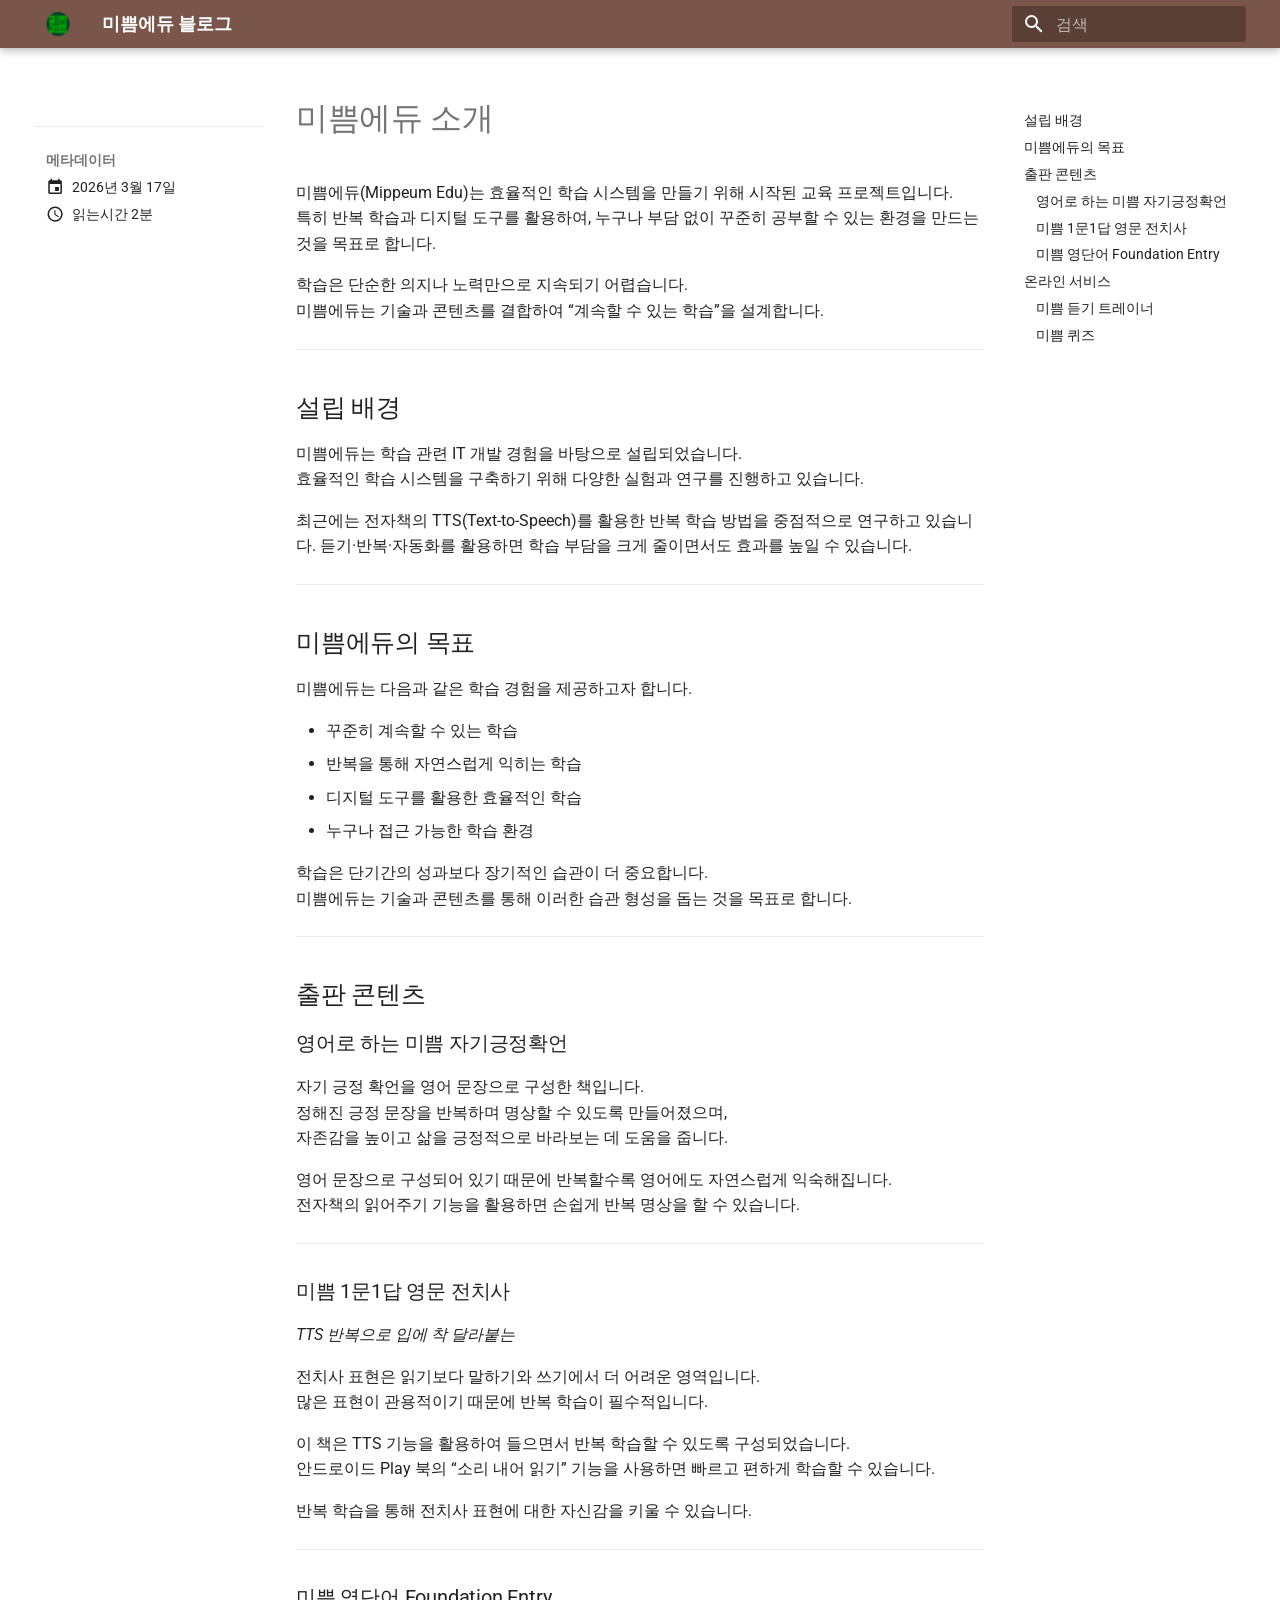
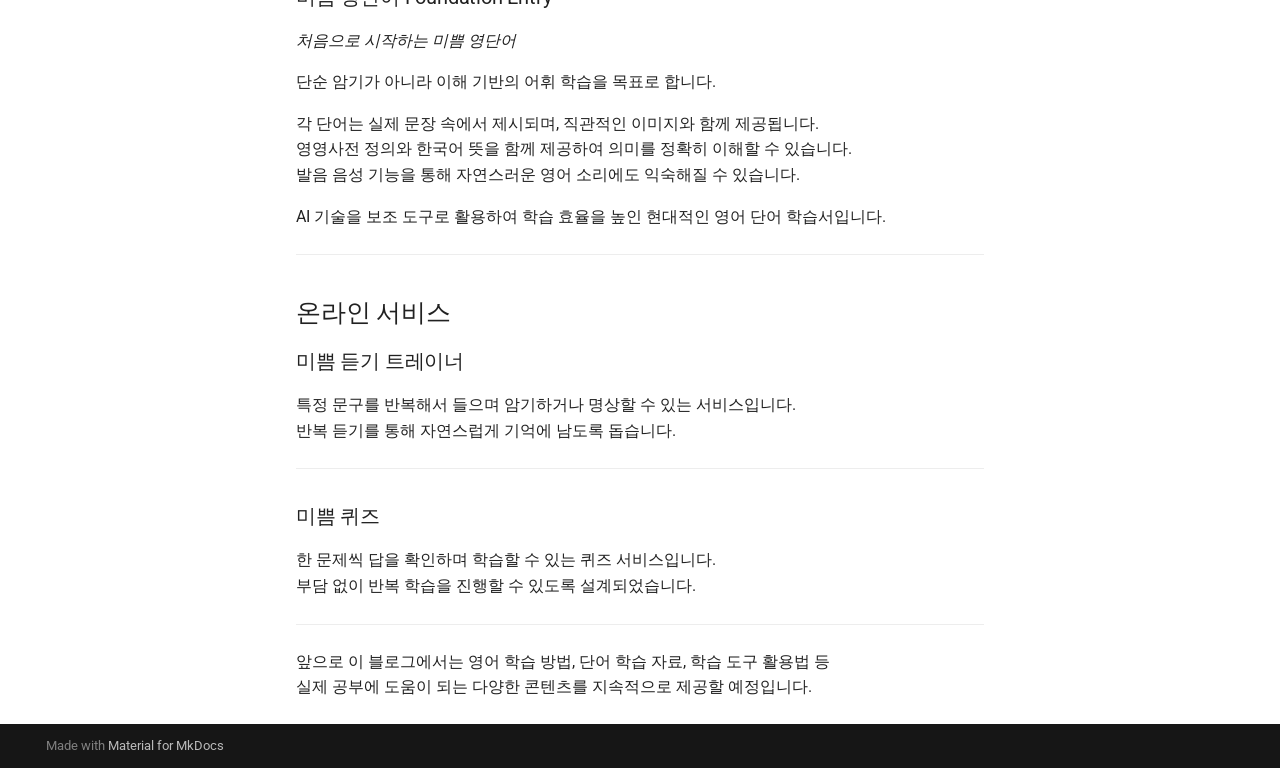
<file: blog/2026/03/17/미쁨에듀-소개/index.html>
<!doctype html>
<html lang="ko" class="no-js">
  <head>
    
      <meta charset="utf-8">
      <meta name="viewport" content="width=device-width,initial-scale=1">
      
        <meta name="description" content="Mippum's Blog from MD Files">
      
      
        <meta name="author" content="mippum">
      
      
        <link rel="canonical" href="https://mippum.github.io/mp-blog/blog/2026/03/17/%EB%AF%B8%EC%81%A8%EC%97%90%EB%93%80-%EC%86%8C%EA%B0%9C/">
      
      
      
      
      <link rel="icon" href="../../../../../assets/logo.png">
      <meta name="generator" content="mkdocs-1.6.1, mkdocs-material-9.6.16">
    
    
      
        <title>미쁨에듀 소개 - 미쁨에듀 블로그</title>
      
    
    
      <link rel="stylesheet" href="../../../../../assets/stylesheets/main.7e37652d.min.css">
      
        
        <link rel="stylesheet" href="../../../../../assets/stylesheets/palette.06af60db.min.css">
      
      


    
    
      
    
    
      
        
        
        <link rel="preconnect" href="https://fonts.gstatic.com" crossorigin>
        <link rel="stylesheet" href="https://fonts.googleapis.com/css?family=Roboto:300,300i,400,400i,700,700i%7CRoboto+Mono:400,400i,700,700i&display=fallback">
        <style>:root{--md-text-font:"Roboto";--md-code-font:"Roboto Mono"}</style>
      
    
    
      <link rel="stylesheet" href="../../../../../stylesheets/extra.css">
    
    <script>__md_scope=new URL("../../../../..",location),__md_hash=e=>[...e].reduce(((e,_)=>(e<<5)-e+_.charCodeAt(0)),0),__md_get=(e,_=localStorage,t=__md_scope)=>JSON.parse(_.getItem(t.pathname+"."+e)),__md_set=(e,_,t=localStorage,a=__md_scope)=>{try{t.setItem(a.pathname+"."+e,JSON.stringify(_))}catch(e){}}</script>
    
      

    
    
    
  </head>
  
  
    
    
    
    
    
    <body dir="ltr" data-md-color-scheme="default" data-md-color-primary="brown" data-md-color-accent="amber">
  
    
    <input class="md-toggle" data-md-toggle="drawer" type="checkbox" id="__drawer" autocomplete="off">
    <input class="md-toggle" data-md-toggle="search" type="checkbox" id="__search" autocomplete="off">
    <label class="md-overlay" for="__drawer"></label>
    <div data-md-component="skip">
      
        
        <a href="#_1" class="md-skip">
          콘텐츠로 이동
        </a>
      
    </div>
    <div data-md-component="announce">
      
    </div>
    
    
      

  

<header class="md-header md-header--shadow" data-md-component="header">
  <nav class="md-header__inner md-grid" aria-label="상단/헤더">
    <a href="../../../../.." title="미쁨에듀 블로그" class="md-header__button md-logo" aria-label="미쁨에듀 블로그" data-md-component="logo">
      
  <img src="../../../../../assets/logo.png" alt="logo">

    </a>
    <label class="md-header__button md-icon" for="__drawer">
      
      <svg xmlns="http://www.w3.org/2000/svg" viewBox="0 0 24 24"><path d="M3 6h18v2H3zm0 5h18v2H3zm0 5h18v2H3z"/></svg>
    </label>
    <div class="md-header__title" data-md-component="header-title">
      <div class="md-header__ellipsis">
        <div class="md-header__topic">
          <span class="md-ellipsis">
            미쁨에듀 블로그
          </span>
        </div>
        <div class="md-header__topic" data-md-component="header-topic">
          <span class="md-ellipsis">
            
              미쁨에듀 소개
            
          </span>
        </div>
      </div>
    </div>
    
      
    
    
    
    
      
      
        <label class="md-header__button md-icon" for="__search">
          
          <svg xmlns="http://www.w3.org/2000/svg" viewBox="0 0 24 24"><path d="M9.5 3A6.5 6.5 0 0 1 16 9.5c0 1.61-.59 3.09-1.56 4.23l.27.27h.79l5 5-1.5 1.5-5-5v-.79l-.27-.27A6.52 6.52 0 0 1 9.5 16 6.5 6.5 0 0 1 3 9.5 6.5 6.5 0 0 1 9.5 3m0 2C7 5 5 7 5 9.5S7 14 9.5 14 14 12 14 9.5 12 5 9.5 5"/></svg>
        </label>
        <div class="md-search" data-md-component="search" role="dialog">
  <label class="md-search__overlay" for="__search"></label>
  <div class="md-search__inner" role="search">
    <form class="md-search__form" name="search">
      <input type="text" class="md-search__input" name="query" aria-label="검색" placeholder="검색" autocapitalize="off" autocorrect="off" autocomplete="off" spellcheck="false" data-md-component="search-query" required>
      <label class="md-search__icon md-icon" for="__search">
        
        <svg xmlns="http://www.w3.org/2000/svg" viewBox="0 0 24 24"><path d="M9.5 3A6.5 6.5 0 0 1 16 9.5c0 1.61-.59 3.09-1.56 4.23l.27.27h.79l5 5-1.5 1.5-5-5v-.79l-.27-.27A6.52 6.52 0 0 1 9.5 16 6.5 6.5 0 0 1 3 9.5 6.5 6.5 0 0 1 9.5 3m0 2C7 5 5 7 5 9.5S7 14 9.5 14 14 12 14 9.5 12 5 9.5 5"/></svg>
        
        <svg xmlns="http://www.w3.org/2000/svg" viewBox="0 0 24 24"><path d="M20 11v2H8l5.5 5.5-1.42 1.42L4.16 12l7.92-7.92L13.5 5.5 8 11z"/></svg>
      </label>
      <nav class="md-search__options" aria-label="검색">
        
        <button type="reset" class="md-search__icon md-icon" title="지우기" aria-label="지우기" tabindex="-1">
          
          <svg xmlns="http://www.w3.org/2000/svg" viewBox="0 0 24 24"><path d="M19 6.41 17.59 5 12 10.59 6.41 5 5 6.41 10.59 12 5 17.59 6.41 19 12 13.41 17.59 19 19 17.59 13.41 12z"/></svg>
        </button>
      </nav>
      
    </form>
    <div class="md-search__output">
      <div class="md-search__scrollwrap" tabindex="0" data-md-scrollfix>
        <div class="md-search-result" data-md-component="search-result">
          <div class="md-search-result__meta">
            검색 초기화
          </div>
          <ol class="md-search-result__list" role="presentation"></ol>
        </div>
      </div>
    </div>
  </div>
</div>
      
    
    
  </nav>
  
</header>
    
    <div class="md-container" data-md-component="container">
      
      
        
          
        
      
      <main class="md-main" data-md-component="main">
        <div class="md-main__inner md-grid">
          
            
              
                
              
              <div class="md-sidebar md-sidebar--primary" data-md-component="sidebar" data-md-type="navigation" hidden>
                <div class="md-sidebar__scrollwrap">
                  <div class="md-sidebar__inner">
                    



<nav class="md-nav md-nav--primary" aria-label="네비게이션" data-md-level="0">
  <label class="md-nav__title" for="__drawer">
    <a href="../../../../.." title="미쁨에듀 블로그" class="md-nav__button md-logo" aria-label="미쁨에듀 블로그" data-md-component="logo">
      
  <img src="../../../../../assets/logo.png" alt="logo">

    </a>
    미쁨에듀 블로그
  </label>
  
  <ul class="md-nav__list" data-md-scrollfix>
    
      
      
  
  
  
  
    <li class="md-nav__item">
      <a href="../../../../.." class="md-nav__link">
        
  
  
  <span class="md-ellipsis">
    홈
    
  </span>
  

      </a>
    </li>
  

    
      
      
  
  
    
  
  
    
  
  
    <li class="md-nav__item md-nav__item--active">
      <a href="../../../../" class="md-nav__link">
        
  
  
  <span class="md-ellipsis">
    블로그 글
    
  </span>
  

      </a>
    </li>
  

    
      
      
  
  
  
  
    <li class="md-nav__item">
      <a href="../../../../../about/" class="md-nav__link">
        
  
  
  <span class="md-ellipsis">
    소개
    
  </span>
  

      </a>
    </li>
  

    
  </ul>
</nav>
                  </div>
                </div>
              </div>
            
            
              
                
              
              <div class="md-sidebar md-sidebar--secondary" data-md-component="sidebar" data-md-type="toc" >
                <div class="md-sidebar__scrollwrap">
                  <div class="md-sidebar__inner">
                    

<nav class="md-nav md-nav--secondary" aria-label="목차">
  
  
  
    
  
  
    <label class="md-nav__title" for="__toc">
      <span class="md-nav__icon md-icon"></span>
      목차
    </label>
    <ul class="md-nav__list" data-md-component="toc" data-md-scrollfix>
      
        <li class="md-nav__item">
  <a href="#_2" class="md-nav__link">
    <span class="md-ellipsis">
      설립 배경
    </span>
  </a>
  
</li>
      
        <li class="md-nav__item">
  <a href="#_3" class="md-nav__link">
    <span class="md-ellipsis">
      미쁨에듀의 목표
    </span>
  </a>
  
</li>
      
        <li class="md-nav__item">
  <a href="#_4" class="md-nav__link">
    <span class="md-ellipsis">
      출판 콘텐츠
    </span>
  </a>
  
    <nav class="md-nav" aria-label="출판 콘텐츠">
      <ul class="md-nav__list">
        
          <li class="md-nav__item">
  <a href="#_5" class="md-nav__link">
    <span class="md-ellipsis">
      영어로 하는 미쁨 자기긍정확언
    </span>
  </a>
  
</li>
        
          <li class="md-nav__item">
  <a href="#11" class="md-nav__link">
    <span class="md-ellipsis">
      미쁨 1문1답 영문 전치사
    </span>
  </a>
  
</li>
        
          <li class="md-nav__item">
  <a href="#foundation-entry" class="md-nav__link">
    <span class="md-ellipsis">
      미쁨 영단어 Foundation Entry
    </span>
  </a>
  
</li>
        
      </ul>
    </nav>
  
</li>
      
        <li class="md-nav__item">
  <a href="#_6" class="md-nav__link">
    <span class="md-ellipsis">
      온라인 서비스
    </span>
  </a>
  
    <nav class="md-nav" aria-label="온라인 서비스">
      <ul class="md-nav__list">
        
          <li class="md-nav__item">
  <a href="#_7" class="md-nav__link">
    <span class="md-ellipsis">
      미쁨 듣기 트레이너
    </span>
  </a>
  
</li>
        
          <li class="md-nav__item">
  <a href="#_8" class="md-nav__link">
    <span class="md-ellipsis">
      미쁨 퀴즈
    </span>
  </a>
  
</li>
        
      </ul>
    </nav>
  
</li>
      
    </ul>
  
</nav>
                  </div>
                </div>
              </div>
            
          
          
  <div class="md-content md-content--post" data-md-component="content">
    <div class="md-sidebar md-sidebar--post" data-md-component="sidebar" data-md-type="navigation">
      <div class="md-sidebar__scrollwrap">
        <div class="md-sidebar__inner md-post">
          <nav class="md-nav md-nav--primary">
            <div class="md-post__back">
              <div class="md-nav__title md-nav__container">
                <a href="../../../../" class="md-nav__link">
                  <svg xmlns="http://www.w3.org/2000/svg" viewBox="0 0 24 24"><path d="M20 11v2H8l5.5 5.5-1.42 1.42L4.16 12l7.92-7.92L13.5 5.5 8 11z"/></svg>
                  <span class="md-ellipsis">
                    Index로 돌아가기
                  </span>
                </a>
              </div>
            </div>
            
            <ul class="md-post__meta md-nav__list">
              <li class="md-nav__item md-nav__item--section">
                <div class="md-post__title">
                  <span class="md-ellipsis">
                    메타데이터
                  </span>
                </div>
                <nav class="md-nav">
                  <ul class="md-nav__list">
                    <li class="md-nav__item">
                      <div class="md-nav__link">
                        <svg xmlns="http://www.w3.org/2000/svg" viewBox="0 0 24 24"><path d="M19 19H5V8h14m-3-7v2H8V1H6v2H5c-1.11 0-2 .89-2 2v14a2 2 0 0 0 2 2h14a2 2 0 0 0 2-2V5a2 2 0 0 0-2-2h-1V1m-1 11h-5v5h5z"/></svg>
                        <time datetime="2026-03-17 00:00:00+00:00" class="md-ellipsis">2026년 3월 17일</time>
                      </div>
                    </li>
                    
                    
                    
                      
                      <li class="md-nav__item">
                        <div class="md-nav__link">
                          <svg xmlns="http://www.w3.org/2000/svg" viewBox="0 0 24 24"><path d="M12 20a8 8 0 0 0 8-8 8 8 0 0 0-8-8 8 8 0 0 0-8 8 8 8 0 0 0 8 8m0-18a10 10 0 0 1 10 10 10 10 0 0 1-10 10C6.47 22 2 17.5 2 12A10 10 0 0 1 12 2m.5 5v5.25l4.5 2.67-.75 1.23L11 13V7z"/></svg>
                          <span class="md-ellipsis">
                            
                              읽는시간 2분
                            
                          </span>
                        </div>
                      </li>
                    
                  </ul>
                </nav>
              </li>
            </ul>
            
          </nav>
          
        </div>
      </div>
    </div>
    <article class="md-content__inner md-typeset">
      
        
  




<h1 id="_1">미쁨에듀 소개</h1>
<p>미쁨에듀(Mippeum Edu)는 효율적인 학습 시스템을 만들기 위해 시작된 교육 프로젝트입니다.<br />
특히 반복 학습과 디지털 도구를 활용하여, 누구나 부담 없이 꾸준히 공부할 수 있는 환경을 만드는 것을 목표로 합니다.</p>
<p>학습은 단순한 의지나 노력만으로 지속되기 어렵습니다.<br />
미쁨에듀는 기술과 콘텐츠를 결합하여 “계속할 수 있는 학습”을 설계합니다.</p>
<hr />
<h2 id="_2">설립 배경</h2>
<p>미쁨에듀는 학습 관련 IT 개발 경험을 바탕으로 설립되었습니다.<br />
효율적인 학습 시스템을 구축하기 위해 다양한 실험과 연구를 진행하고 있습니다.</p>
<p>최근에는 전자책의 TTS(Text-to-Speech)를 활용한 반복 학습 방법을 중점적으로 연구하고 있습니다.
듣기·반복·자동화를 활용하면 학습 부담을 크게 줄이면서도 효과를 높일 수 있습니다.</p>
<hr />
<h2 id="_3">미쁨에듀의 목표</h2>
<p>미쁨에듀는 다음과 같은 학습 경험을 제공하고자 합니다.</p>
<ul>
<li>꾸준히 계속할 수 있는 학습  </li>
<li>반복을 통해 자연스럽게 익히는 학습  </li>
<li>디지털 도구를 활용한 효율적인 학습  </li>
<li>누구나 접근 가능한 학습 환경  </li>
</ul>
<p>학습은 단기간의 성과보다 장기적인 습관이 더 중요합니다.<br />
미쁨에듀는 기술과 콘텐츠를 통해 이러한 습관 형성을 돕는 것을 목표로 합니다.</p>
<hr />
<h2 id="_4">출판 콘텐츠</h2>
<h3 id="_5">영어로 하는 미쁨 자기긍정확언</h3>
<p>자기 긍정 확언을 영어 문장으로 구성한 책입니다.<br />
정해진 긍정 문장을 반복하며 명상할 수 있도록 만들어졌으며,<br />
자존감을 높이고 삶을 긍정적으로 바라보는 데 도움을 줍니다.</p>
<p>영어 문장으로 구성되어 있기 때문에 반복할수록 영어에도 자연스럽게 익숙해집니다.<br />
전자책의 읽어주기 기능을 활용하면 손쉽게 반복 명상을 할 수 있습니다.</p>
<hr />
<h3 id="11">미쁨 1문1답 영문 전치사</h3>
<p><em>TTS 반복으로 입에 착 달라붙는</em></p>
<p>전치사 표현은 읽기보다 말하기와 쓰기에서 더 어려운 영역입니다.<br />
많은 표현이 관용적이기 때문에 반복 학습이 필수적입니다.</p>
<p>이 책은 TTS 기능을 활용하여 들으면서 반복 학습할 수 있도록 구성되었습니다.<br />
안드로이드 Play 북의 “소리 내어 읽기” 기능을 사용하면 빠르고 편하게 학습할 수 있습니다.</p>
<p>반복 학습을 통해 전치사 표현에 대한 자신감을 키울 수 있습니다.</p>
<hr />
<h3 id="foundation-entry">미쁨 영단어 Foundation Entry</h3>
<p><em>처음으로 시작하는 미쁨 영단어</em></p>
<p>단순 암기가 아니라 이해 기반의 어휘 학습을 목표로 합니다.</p>
<p>각 단어는 실제 문장 속에서 제시되며, 직관적인 이미지와 함께 제공됩니다.<br />
영영사전 정의와 한국어 뜻을 함께 제공하여 의미를 정확히 이해할 수 있습니다.<br />
발음 음성 기능을 통해 자연스러운 영어 소리에도 익숙해질 수 있습니다.</p>
<p>AI 기술을 보조 도구로 활용하여 학습 효율을 높인 현대적인 영어 단어 학습서입니다.</p>
<hr />
<h2 id="_6">온라인 서비스</h2>
<h3 id="_7">미쁨 듣기 트레이너</h3>
<p>특정 문구를 반복해서 들으며 암기하거나 명상할 수 있는 서비스입니다.<br />
반복 듣기를 통해 자연스럽게 기억에 남도록 돕습니다.</p>
<hr />
<h3 id="_8">미쁨 퀴즈</h3>
<p>한 문제씩 답을 확인하며 학습할 수 있는 퀴즈 서비스입니다.<br />
부담 없이 반복 학습을 진행할 수 있도록 설계되었습니다.</p>
<hr />
<p>앞으로 이 블로그에서는 영어 학습 방법, 단어 학습 자료, 학습 도구 활용법 등<br />
실제 공부에 도움이 되는 다양한 콘텐츠를 지속적으로 제공할 예정입니다.</p>







  
  




  



      
    </article>
  </div>

          
<script>var target=document.getElementById(location.hash.slice(1));target&&target.name&&(target.checked=target.name.startsWith("__tabbed_"))</script>
        </div>
        
      </main>
      
        <footer class="md-footer">
  
  <div class="md-footer-meta md-typeset">
    <div class="md-footer-meta__inner md-grid">
      <div class="md-copyright">
  
  
    Made with
    <a href="https://squidfunk.github.io/mkdocs-material/" target="_blank" rel="noopener">
      Material for MkDocs
    </a>
  
</div>
      
    </div>
  </div>
</footer>
      
    </div>
    <div class="md-dialog" data-md-component="dialog">
      <div class="md-dialog__inner md-typeset"></div>
    </div>
    
    
    
      
      <script id="__config" type="application/json">{"base": "../../../../..", "features": [], "search": "../../../../../assets/javascripts/workers/search.d50fe291.min.js", "tags": null, "translations": {"clipboard.copied": "\ud074\ub9bd\ubcf4\ub4dc\uc5d0 \ubcf5\uc0ac\ub428", "clipboard.copy": "\ud074\ub9bd\ubcf4\ub4dc\ub85c \ubcf5\uc0ac", "search.result.more.one": "\uc774 \ubb38\uc11c\uc5d0\uc11c 1\uac1c\uc758 \uac80\uc0c9 \uacb0\uacfc \ub354 \ubcf4\uae30", "search.result.more.other": "\uc774 \ubb38\uc11c\uc5d0\uc11c #\uac1c\uc758 \uac80\uc0c9 \uacb0\uacfc \ub354 \ubcf4\uae30", "search.result.none": "\uac80\uc0c9\uc5b4\uc640 \uc77c\uce58\ud558\ub294 \ubb38\uc11c\uac00 \uc5c6\uc2b5\ub2c8\ub2e4", "search.result.one": "1\uac1c\uc758 \uc77c\uce58\ud558\ub294 \ubb38\uc11c", "search.result.other": "#\uac1c\uc758 \uc77c\uce58\ud558\ub294 \ubb38\uc11c", "search.result.placeholder": "\uac80\uc0c9\uc5b4\ub97c \uc785\ub825\ud558\uc138\uc694", "search.result.term.missing": "\ud3ec\ud568\ub418\uc9c0 \uc54a\uc740 \uac80\uc0c9\uc5b4", "select.version": "\ubc84\uc804 \uc120\ud0dd"}, "version": null}</script>
    
    
      <script src="../../../../../assets/javascripts/bundle.50899def.min.js"></script>
      
    
  </body>
</html>
</file>
<file: stylesheets/extra.css>
.md-nav__title {
  display: none;
}

@media screen and (max-width: 76.1875em) {
  .md-nav__title {
    display: block;
    font-size: 1.1rem;
    font-weight: bold;
  }
}
</file>
<file: assets/stylesheets/main.7e37652d.min.css>
@charset "UTF-8";html{-webkit-text-size-adjust:none;-moz-text-size-adjust:none;text-size-adjust:none;box-sizing:border-box}*,:after,:before{box-sizing:inherit}@media (prefers-reduced-motion){*,:after,:before{transition:none!important}}body{margin:0}a,button,input,label{-webkit-tap-highlight-color:transparent}a{color:inherit;text-decoration:none}hr{border:0;box-sizing:initial;display:block;height:.05rem;overflow:visible;padding:0}small{font-size:80%}sub,sup{line-height:1em}img{border-style:none}table{border-collapse:initial;border-spacing:0}td,th{font-weight:400;vertical-align:top}button{background:#0000;border:0;font-family:inherit;font-size:inherit;margin:0;padding:0}input{border:0;outline:none}:root{--md-primary-fg-color:#4051b5;--md-primary-fg-color--light:#5d6cc0;--md-primary-fg-color--dark:#303fa1;--md-primary-bg-color:#fff;--md-primary-bg-color--light:#ffffffb3;--md-accent-fg-color:#526cfe;--md-accent-fg-color--transparent:#526cfe1a;--md-accent-bg-color:#fff;--md-accent-bg-color--light:#ffffffb3}[data-md-color-scheme=default]{color-scheme:light}[data-md-color-scheme=default] img[src$="#gh-dark-mode-only"],[data-md-color-scheme=default] img[src$="#only-dark"]{display:none}:root,[data-md-color-scheme=default]{--md-hue:225deg;--md-default-fg-color:#000000de;--md-default-fg-color--light:#0000008a;--md-default-fg-color--lighter:#00000052;--md-default-fg-color--lightest:#00000012;--md-default-bg-color:#fff;--md-default-bg-color--light:#ffffffb3;--md-default-bg-color--lighter:#ffffff4d;--md-default-bg-color--lightest:#ffffff1f;--md-code-fg-color:#36464e;--md-code-bg-color:#f5f5f5;--md-code-hl-color:#4287ff;--md-code-hl-color--light:#4287ff1a;--md-code-hl-number-color:#d52a2a;--md-code-hl-special-color:#db1457;--md-code-hl-function-color:#a846b9;--md-code-hl-constant-color:#6e59d9;--md-code-hl-keyword-color:#3f6ec6;--md-code-hl-string-color:#1c7d4d;--md-code-hl-name-color:var(--md-code-fg-color);--md-code-hl-operator-color:var(--md-default-fg-color--light);--md-code-hl-punctuation-color:var(--md-default-fg-color--light);--md-code-hl-comment-color:var(--md-default-fg-color--light);--md-code-hl-generic-color:var(--md-default-fg-color--light);--md-code-hl-variable-color:var(--md-default-fg-color--light);--md-typeset-color:var(--md-default-fg-color);--md-typeset-a-color:var(--md-primary-fg-color);--md-typeset-del-color:#f5503d26;--md-typeset-ins-color:#0bd57026;--md-typeset-kbd-color:#fafafa;--md-typeset-kbd-accent-color:#fff;--md-typeset-kbd-border-color:#b8b8b8;--md-typeset-mark-color:#ffff0080;--md-typeset-table-color:#0000001f;--md-typeset-table-color--light:rgba(0,0,0,.035);--md-admonition-fg-color:var(--md-default-fg-color);--md-admonition-bg-color:var(--md-default-bg-color);--md-warning-fg-color:#000000de;--md-warning-bg-color:#ff9;--md-footer-fg-color:#fff;--md-footer-fg-color--light:#ffffffb3;--md-footer-fg-color--lighter:#ffffff73;--md-footer-bg-color:#000000de;--md-footer-bg-color--dark:#00000052;--md-shadow-z1:0 0.2rem 0.5rem #0000000d,0 0 0.05rem #0000001a;--md-shadow-z2:0 0.2rem 0.5rem #0000001a,0 0 0.05rem #00000040;--md-shadow-z3:0 0.2rem 0.5rem #0003,0 0 0.05rem #00000059}.md-icon svg{fill:currentcolor;display:block;height:1.2rem;width:1.2rem}body{-webkit-font-smoothing:antialiased;-moz-osx-font-smoothing:grayscale;--md-text-font-family:var(--md-text-font,_),-apple-system,BlinkMacSystemFont,Helvetica,Arial,sans-serif;--md-code-font-family:var(--md-code-font,_),SFMono-Regular,Consolas,Menlo,monospace}aside,body,input{font-feature-settings:"kern","liga";color:var(--md-typeset-color);font-family:var(--md-text-font-family)}code,kbd,pre{font-feature-settings:"kern";font-family:var(--md-code-font-family)}:root{--md-typeset-table-sort-icon:url('data:image/svg+xml;charset=utf-8,<svg xmlns="http://www.w3.org/2000/svg" viewBox="0 0 24 24"><path d="m18 21-4-4h3V7h-3l4-4 4 4h-3v10h3M2 19v-2h10v2M2 13v-2h7v2M2 7V5h4v2z"/></svg>');--md-typeset-table-sort-icon--asc:url('data:image/svg+xml;charset=utf-8,<svg xmlns="http://www.w3.org/2000/svg" viewBox="0 0 24 24"><path d="M19 17h3l-4 4-4-4h3V3h2M2 17h10v2H2M6 5v2H2V5m0 6h7v2H2z"/></svg>');--md-typeset-table-sort-icon--desc:url('data:image/svg+xml;charset=utf-8,<svg xmlns="http://www.w3.org/2000/svg" viewBox="0 0 24 24"><path d="M19 7h3l-4-4-4 4h3v14h2M2 17h10v2H2M6 5v2H2V5m0 6h7v2H2z"/></svg>')}.md-typeset{-webkit-print-color-adjust:exact;color-adjust:exact;font-size:.8rem;line-height:1.6;overflow-wrap:break-word}@media print{.md-typeset{font-size:.68rem}}.md-typeset blockquote,.md-typeset dl,.md-typeset figure,.md-typeset ol,.md-typeset pre,.md-typeset ul{margin-bottom:1em;margin-top:1em}.md-typeset h1{color:var(--md-default-fg-color--light);font-size:2em;line-height:1.3;margin:0 0 1.25em}.md-typeset h1,.md-typeset h2{font-weight:300;letter-spacing:-.01em}.md-typeset h2{font-size:1.5625em;line-height:1.4;margin:1.6em 0 .64em}.md-typeset h3{font-size:1.25em;font-weight:400;letter-spacing:-.01em;line-height:1.5;margin:1.6em 0 .8em}.md-typeset h2+h3{margin-top:.8em}.md-typeset h4{font-weight:700;letter-spacing:-.01em;margin:1em 0}.md-typeset h5,.md-typeset h6{color:var(--md-default-fg-color--light);font-size:.8em;font-weight:700;letter-spacing:-.01em;margin:1.25em 0}.md-typeset h5{text-transform:uppercase}.md-typeset h5 code{text-transform:none}.md-typeset hr{border-bottom:.05rem solid var(--md-default-fg-color--lightest);display:flow-root;margin:1.5em 0}.md-typeset a{color:var(--md-typeset-a-color);word-break:break-word}.md-typeset a,.md-typeset a:before{transition:color 125ms}.md-typeset a:focus,.md-typeset a:hover{color:var(--md-accent-fg-color)}.md-typeset a:focus code,.md-typeset a:hover code{background-color:var(--md-accent-fg-color--transparent)}.md-typeset a code{color:currentcolor;transition:background-color 125ms}.md-typeset a.focus-visible{outline-color:var(--md-accent-fg-color);outline-offset:.2rem}.md-typeset code,.md-typeset kbd,.md-typeset pre{color:var(--md-code-fg-color);direction:ltr;font-variant-ligatures:none}@media print{.md-typeset code,.md-typeset kbd,.md-typeset pre{white-space:pre-wrap}}.md-typeset code{background-color:var(--md-code-bg-color);border-radius:.1rem;-webkit-box-decoration-break:clone;box-decoration-break:clone;font-size:.85em;padding:0 .2941176471em;word-break:break-word}.md-typeset code:not(.focus-visible){-webkit-tap-highlight-color:transparent;outline:none}.md-typeset pre{display:flow-root;line-height:1.4;position:relative}.md-typeset pre>code{-webkit-box-decoration-break:slice;box-decoration-break:slice;box-shadow:none;display:block;margin:0;outline-color:var(--md-accent-fg-color);overflow:auto;padding:.7720588235em 1.1764705882em;scrollbar-color:var(--md-default-fg-color--lighter) #0000;scrollbar-width:thin;touch-action:auto;word-break:normal}.md-typeset pre>code:hover{scrollbar-color:var(--md-accent-fg-color) #0000}.md-typeset pre>code::-webkit-scrollbar{height:.2rem;width:.2rem}.md-typeset pre>code::-webkit-scrollbar-thumb{background-color:var(--md-default-fg-color--lighter)}.md-typeset pre>code::-webkit-scrollbar-thumb:hover{background-color:var(--md-accent-fg-color)}.md-typeset kbd{background-color:var(--md-typeset-kbd-color);border-radius:.1rem;box-shadow:0 .1rem 0 .05rem var(--md-typeset-kbd-border-color),0 .1rem 0 var(--md-typeset-kbd-border-color),0 -.1rem .2rem var(--md-typeset-kbd-accent-color) inset;color:var(--md-default-fg-color);display:inline-block;font-size:.75em;padding:0 .6666666667em;vertical-align:text-top;word-break:break-word}.md-typeset mark{background-color:var(--md-typeset-mark-color);-webkit-box-decoration-break:clone;box-decoration-break:clone;color:inherit;word-break:break-word}.md-typeset abbr{border-bottom:.05rem dotted var(--md-default-fg-color--light);cursor:help;text-decoration:none}.md-typeset small{opacity:.75}[dir=ltr] .md-typeset sub,[dir=ltr] .md-typeset sup{margin-left:.078125em}[dir=rtl] .md-typeset sub,[dir=rtl] .md-typeset sup{margin-right:.078125em}[dir=ltr] .md-typeset blockquote{padding-left:.6rem}[dir=rtl] .md-typeset blockquote{padding-right:.6rem}[dir=ltr] .md-typeset blockquote{border-left:.2rem solid var(--md-default-fg-color--lighter)}[dir=rtl] .md-typeset blockquote{border-right:.2rem solid var(--md-default-fg-color--lighter)}.md-typeset blockquote{color:var(--md-default-fg-color--light);margin-left:0;margin-right:0}.md-typeset ul{list-style-type:disc}.md-typeset ul[type]{list-style-type:revert-layer}[dir=ltr] .md-typeset ol,[dir=ltr] .md-typeset ul{margin-left:.625em}[dir=rtl] .md-typeset ol,[dir=rtl] .md-typeset ul{margin-right:.625em}.md-typeset ol,.md-typeset ul{padding:0}.md-typeset ol:not([hidden]),.md-typeset ul:not([hidden]){display:flow-root}.md-typeset ol ol,.md-typeset ul ol{list-style-type:lower-alpha}.md-typeset ol ol ol,.md-typeset ul ol ol{list-style-type:lower-roman}.md-typeset ol ol ol ol,.md-typeset ul ol ol ol{list-style-type:upper-alpha}.md-typeset ol ol ol ol ol,.md-typeset ul ol ol ol ol{list-style-type:upper-roman}.md-typeset ol[type],.md-typeset ul[type]{list-style-type:revert-layer}[dir=ltr] .md-typeset ol li,[dir=ltr] .md-typeset ul li{margin-left:1.25em}[dir=rtl] .md-typeset ol li,[dir=rtl] .md-typeset ul li{margin-right:1.25em}.md-typeset ol li,.md-typeset ul li{margin-bottom:.5em}.md-typeset ol li blockquote,.md-typeset ol li p,.md-typeset ul li blockquote,.md-typeset ul li p{margin:.5em 0}.md-typeset ol li:last-child,.md-typeset ul li:last-child{margin-bottom:0}[dir=ltr] .md-typeset ol li ol,[dir=ltr] .md-typeset ol li ul,[dir=ltr] .md-typeset ul li ol,[dir=ltr] .md-typeset ul li ul{margin-left:.625em}[dir=rtl] .md-typeset ol li ol,[dir=rtl] .md-typeset ol li ul,[dir=rtl] .md-typeset ul li ol,[dir=rtl] .md-typeset ul li ul{margin-right:.625em}.md-typeset ol li ol,.md-typeset ol li ul,.md-typeset ul li ol,.md-typeset ul li ul{margin-bottom:.5em;margin-top:.5em}[dir=ltr] .md-typeset dd{margin-left:1.875em}[dir=rtl] .md-typeset dd{margin-right:1.875em}.md-typeset dd{margin-bottom:1.5em;margin-top:1em}.md-typeset img,.md-typeset svg,.md-typeset video{height:auto;max-width:100%}.md-typeset img[align=left]{margin:1em 1em 1em 0}.md-typeset img[align=right]{margin:1em 0 1em 1em}.md-typeset img[align]:only-child{margin-top:0}.md-typeset figure{display:flow-root;margin:1em auto;max-width:100%;text-align:center;width:-moz-fit-content;width:fit-content}.md-typeset figure img{display:block;margin:0 auto}.md-typeset figcaption{font-style:italic;margin:1em auto;max-width:24rem}.md-typeset iframe{max-width:100%}.md-typeset table:not([class]){background-color:var(--md-default-bg-color);border:.05rem solid var(--md-typeset-table-color);border-radius:.1rem;display:inline-block;font-size:.64rem;max-width:100%;overflow:auto;touch-action:auto}@media print{.md-typeset table:not([class]){display:table}}.md-typeset table:not([class])+*{margin-top:1.5em}.md-typeset table:not([class]) td>:first-child,.md-typeset table:not([class]) th>:first-child{margin-top:0}.md-typeset table:not([class]) td>:last-child,.md-typeset table:not([class]) th>:last-child{margin-bottom:0}.md-typeset table:not([class]) td:not([align]),.md-typeset table:not([class]) th:not([align]){text-align:left}[dir=rtl] .md-typeset table:not([class]) td:not([align]),[dir=rtl] .md-typeset table:not([class]) th:not([align]){text-align:right}.md-typeset table:not([class]) th{font-weight:700;min-width:5rem;padding:.9375em 1.25em;vertical-align:top}.md-typeset table:not([class]) td{border-top:.05rem solid var(--md-typeset-table-color);padding:.9375em 1.25em;vertical-align:top}.md-typeset table:not([class]) tbody tr{transition:background-color 125ms}.md-typeset table:not([class]) tbody tr:hover{background-color:var(--md-typeset-table-color--light);box-shadow:0 .05rem 0 var(--md-default-bg-color) inset}.md-typeset table:not([class]) a{word-break:normal}.md-typeset table th[role=columnheader]{cursor:pointer}[dir=ltr] .md-typeset table th[role=columnheader]:after{margin-left:.5em}[dir=rtl] .md-typeset table th[role=columnheader]:after{margin-right:.5em}.md-typeset table th[role=columnheader]:after{content:"";display:inline-block;height:1.2em;-webkit-mask-image:var(--md-typeset-table-sort-icon);mask-image:var(--md-typeset-table-sort-icon);-webkit-mask-repeat:no-repeat;mask-repeat:no-repeat;-webkit-mask-size:contain;mask-size:contain;transition:background-color 125ms;vertical-align:text-bottom;width:1.2em}.md-typeset table th[role=columnheader]:hover:after{background-color:var(--md-default-fg-color--lighter)}.md-typeset table th[role=columnheader][aria-sort=ascending]:after{background-color:var(--md-default-fg-color--light);-webkit-mask-image:var(--md-typeset-table-sort-icon--asc);mask-image:var(--md-typeset-table-sort-icon--asc)}.md-typeset table th[role=columnheader][aria-sort=descending]:after{background-color:var(--md-default-fg-color--light);-webkit-mask-image:var(--md-typeset-table-sort-icon--desc);mask-image:var(--md-typeset-table-sort-icon--desc)}.md-typeset__scrollwrap{margin:1em -.8rem;overflow-x:auto;touch-action:auto}.md-typeset__table{display:inline-block;margin-bottom:.5em;padding:0 .8rem}@media print{.md-typeset__table{display:block}}html .md-typeset__table table{display:table;margin:0;overflow:hidden;width:100%}@media screen and (max-width:44.984375em){.md-content__inner>pre{margin:1em -.8rem}.md-content__inner>pre code{border-radius:0}}.md-typeset .md-author{border-radius:100%;display:block;flex-shrink:0;height:1.6rem;overflow:hidden;position:relative;transition:color 125ms,transform 125ms;width:1.6rem}.md-typeset .md-author img{display:block}.md-typeset .md-author--more{background:var(--md-default-fg-color--lightest);color:var(--md-default-fg-color--lighter);font-size:.6rem;font-weight:700;line-height:1.6rem;text-align:center}.md-typeset .md-author--long{height:2.4rem;width:2.4rem}.md-typeset a.md-author{transform:scale(1)}.md-typeset a.md-author img{border-radius:100%;filter:grayscale(100%) opacity(75%);transition:filter 125ms}.md-typeset a.md-author:focus,.md-typeset a.md-author:hover{transform:scale(1.1);z-index:1}.md-typeset a.md-author:focus img,.md-typeset a.md-author:hover img{filter:grayscale(0)}.md-banner{background-color:var(--md-footer-bg-color);color:var(--md-footer-fg-color);overflow:auto}@media print{.md-banner{display:none}}.md-banner--warning{background-color:var(--md-warning-bg-color);color:var(--md-warning-fg-color)}.md-banner__inner{font-size:.7rem;margin:.6rem auto;padding:0 .8rem}[dir=ltr] .md-banner__button{float:right}[dir=rtl] .md-banner__button{float:left}.md-banner__button{color:inherit;cursor:pointer;transition:opacity .25s}.no-js .md-banner__button{display:none}.md-banner__button:hover{opacity:.7}html{font-size:125%;height:100%;overflow-x:hidden}@media screen and (min-width:100em){html{font-size:137.5%}}@media screen and (min-width:125em){html{font-size:150%}}body{background-color:var(--md-default-bg-color);display:flex;flex-direction:column;font-size:.5rem;min-height:100%;position:relative;width:100%}@media print{body{display:block}}@media screen and (max-width:59.984375em){body[data-md-scrolllock]{position:fixed}}.md-grid{margin-left:auto;margin-right:auto;max-width:61rem}.md-container{display:flex;flex-direction:column;flex-grow:1}@media print{.md-container{display:block}}.md-main{flex-grow:1}.md-main__inner{display:flex;height:100%;margin-top:1.5rem}.md-ellipsis{overflow:hidden;text-overflow:ellipsis}.md-toggle{display:none}.md-option{height:0;opacity:0;position:absolute;width:0}.md-option:checked+label:not([hidden]){display:block}.md-option.focus-visible+label{outline-color:var(--md-accent-fg-color);outline-style:auto}.md-skip{background-color:var(--md-default-fg-color);border-radius:.1rem;color:var(--md-default-bg-color);font-size:.64rem;margin:.5rem;opacity:0;outline-color:var(--md-accent-fg-color);padding:.3rem .5rem;position:fixed;transform:translateY(.4rem);z-index:-1}.md-skip:focus{opacity:1;transform:translateY(0);transition:transform .25s cubic-bezier(.4,0,.2,1),opacity 175ms 75ms;z-index:10}@page{margin:25mm}:root{--md-clipboard-icon:url('data:image/svg+xml;charset=utf-8,<svg xmlns="http://www.w3.org/2000/svg" viewBox="0 0 24 24"><path d="M19 21H8V7h11m0-2H8a2 2 0 0 0-2 2v14a2 2 0 0 0 2 2h11a2 2 0 0 0 2-2V7a2 2 0 0 0-2-2m-3-4H4a2 2 0 0 0-2 2v14h2V3h12z"/></svg>')}.md-clipboard{border-radius:.1rem;color:var(--md-default-fg-color--lightest);cursor:pointer;height:1.5em;outline-color:var(--md-accent-fg-color);outline-offset:.1rem;position:absolute;right:.5em;top:.5em;transition:color .25s;width:1.5em;z-index:1}@media print{.md-clipboard{display:none}}.md-clipboard:not(.focus-visible){-webkit-tap-highlight-color:transparent;outline:none}:hover>.md-clipboard{color:var(--md-default-fg-color--light)}.md-clipboard:focus,.md-clipboard:hover{color:var(--md-accent-fg-color)}.md-clipboard:after{background-color:currentcolor;content:"";display:block;height:1.125em;margin:0 auto;-webkit-mask-image:var(--md-clipboard-icon);mask-image:var(--md-clipboard-icon);-webkit-mask-position:center;mask-position:center;-webkit-mask-repeat:no-repeat;mask-repeat:no-repeat;-webkit-mask-size:contain;mask-size:contain;width:1.125em}.md-clipboard--inline{cursor:pointer}.md-clipboard--inline code{transition:color .25s,background-color .25s}.md-clipboard--inline:focus code,.md-clipboard--inline:hover code{background-color:var(--md-accent-fg-color--transparent);color:var(--md-accent-fg-color)}.md-typeset .md-code__content{display:grid}@keyframes consent{0%{opacity:0;transform:translateY(100%)}to{opacity:1;transform:translateY(0)}}@keyframes overlay{0%{opacity:0}to{opacity:1}}.md-consent__overlay{animation:overlay .25s both;-webkit-backdrop-filter:blur(.1rem);backdrop-filter:blur(.1rem);background-color:#0000008a;height:100%;opacity:1;position:fixed;top:0;width:100%;z-index:5}.md-consent__inner{animation:consent .5s cubic-bezier(.1,.7,.1,1) both;background-color:var(--md-default-bg-color);border:0;border-radius:.1rem;bottom:0;box-shadow:0 0 .2rem #0000001a,0 .2rem .4rem #0003;max-height:100%;overflow:auto;padding:0;position:fixed;width:100%;z-index:5}.md-consent__form{padding:.8rem}.md-consent__settings{display:none;margin:1em 0}input:checked+.md-consent__settings{display:block}.md-consent__controls{margin-bottom:.8rem}.md-typeset .md-consent__controls .md-button{display:inline}@media screen and (max-width:44.984375em){.md-typeset .md-consent__controls .md-button{display:block;margin-top:.4rem;text-align:center;width:100%}}.md-consent label{cursor:pointer}.md-content{flex-grow:1;min-width:0}.md-content__inner{margin:0 .8rem 1.2rem;padding-top:.6rem}@media screen and (min-width:76.25em){[dir=ltr] .md-sidebar--primary:not([hidden])~.md-content>.md-content__inner{margin-left:1.2rem}[dir=ltr] .md-sidebar--secondary:not([hidden])~.md-content>.md-content__inner,[dir=rtl] .md-sidebar--primary:not([hidden])~.md-content>.md-content__inner{margin-right:1.2rem}[dir=rtl] .md-sidebar--secondary:not([hidden])~.md-content>.md-content__inner{margin-left:1.2rem}}.md-content__inner:before{content:"";display:block;height:.4rem}.md-content__inner>:last-child{margin-bottom:0}[dir=ltr] .md-content__button{float:right}[dir=rtl] .md-content__button{float:left}[dir=ltr] .md-content__button{margin-left:.4rem}[dir=rtl] .md-content__button{margin-right:.4rem}.md-content__button{margin:.4rem 0;padding:0}@media print{.md-content__button{display:none}}.md-typeset .md-content__button{color:var(--md-default-fg-color--lighter)}.md-content__button svg{display:inline;vertical-align:top}[dir=rtl] .md-content__button svg{transform:scaleX(-1)}[dir=ltr] .md-dialog{right:.8rem}[dir=rtl] .md-dialog{left:.8rem}.md-dialog{background-color:var(--md-default-fg-color);border-radius:.1rem;bottom:.8rem;box-shadow:var(--md-shadow-z3);min-width:11.1rem;opacity:0;padding:.4rem .6rem;pointer-events:none;position:fixed;transform:translateY(100%);transition:transform 0ms .4s,opacity .4s;z-index:4}@media print{.md-dialog{display:none}}.md-dialog--active{opacity:1;pointer-events:auto;transform:translateY(0);transition:transform .4s cubic-bezier(.075,.85,.175,1),opacity .4s}.md-dialog__inner{color:var(--md-default-bg-color);font-size:.7rem}.md-feedback{margin:2em 0 1em;text-align:center}.md-feedback fieldset{border:none;margin:0;padding:0}.md-feedback__title{font-weight:700;margin:1em auto}.md-feedback__inner{position:relative}.md-feedback__list{display:flex;flex-wrap:wrap;place-content:baseline center;position:relative}.md-feedback__list:hover .md-icon:not(:disabled){color:var(--md-default-fg-color--lighter)}:disabled .md-feedback__list{min-height:1.8rem}.md-feedback__icon{color:var(--md-default-fg-color--light);cursor:pointer;flex-shrink:0;margin:0 .1rem;transition:color 125ms}.md-feedback__icon:not(:disabled).md-icon:hover{color:var(--md-accent-fg-color)}.md-feedback__icon:disabled{color:var(--md-default-fg-color--lightest);pointer-events:none}.md-feedback__note{opacity:0;position:relative;transform:translateY(.4rem);transition:transform .4s cubic-bezier(.1,.7,.1,1),opacity .15s}.md-feedback__note>*{margin:0 auto;max-width:16rem}:disabled .md-feedback__note{opacity:1;transform:translateY(0)}@media print{.md-feedback{display:none}}.md-footer{background-color:var(--md-footer-bg-color);color:var(--md-footer-fg-color)}@media print{.md-footer{display:none}}.md-footer__inner{justify-content:space-between;overflow:auto;padding:.2rem}.md-footer__inner:not([hidden]){display:flex}.md-footer__link{align-items:end;display:flex;flex-grow:0.01;margin-bottom:.4rem;margin-top:1rem;max-width:100%;outline-color:var(--md-accent-fg-color);overflow:hidden;transition:opacity .25s}.md-footer__link:focus,.md-footer__link:hover{opacity:.7}[dir=rtl] .md-footer__link svg{transform:scaleX(-1)}@media screen and (max-width:44.984375em){.md-footer__link--prev{flex-shrink:0}.md-footer__link--prev .md-footer__title{display:none}}[dir=ltr] .md-footer__link--next{margin-left:auto}[dir=rtl] .md-footer__link--next{margin-right:auto}.md-footer__link--next{text-align:right}[dir=rtl] .md-footer__link--next{text-align:left}.md-footer__title{flex-grow:1;font-size:.9rem;margin-bottom:.7rem;max-width:calc(100% - 2.4rem);padding:0 1rem;white-space:nowrap}.md-footer__button{margin:.2rem;padding:.4rem}.md-footer__direction{font-size:.64rem;opacity:.7}.md-footer-meta{background-color:var(--md-footer-bg-color--dark)}.md-footer-meta__inner{display:flex;flex-wrap:wrap;justify-content:space-between;padding:.2rem}html .md-footer-meta.md-typeset a{color:var(--md-footer-fg-color--light)}html .md-footer-meta.md-typeset a:focus,html .md-footer-meta.md-typeset a:hover{color:var(--md-footer-fg-color)}.md-copyright{color:var(--md-footer-fg-color--lighter);font-size:.64rem;margin:auto .6rem;padding:.4rem 0;width:100%}@media screen and (min-width:45em){.md-copyright{width:auto}}.md-copyright__highlight{color:var(--md-footer-fg-color--light)}.md-social{display:inline-flex;gap:.2rem;margin:0 .4rem;padding:.2rem 0 .6rem}@media screen and (min-width:45em){.md-social{padding:.6rem 0}}.md-social__link{display:inline-block;height:1.6rem;text-align:center;width:1.6rem}.md-social__link:before{line-height:1.9}.md-social__link svg{fill:currentcolor;max-height:.8rem;vertical-align:-25%}.md-typeset .md-button{border:.1rem solid;border-radius:.1rem;color:var(--md-primary-fg-color);cursor:pointer;display:inline-block;font-weight:700;padding:.625em 2em;transition:color 125ms,background-color 125ms,border-color 125ms}.md-typeset .md-button--primary{background-color:var(--md-primary-fg-color);border-color:var(--md-primary-fg-color);color:var(--md-primary-bg-color)}.md-typeset .md-button:focus,.md-typeset .md-button:hover{background-color:var(--md-accent-fg-color);border-color:var(--md-accent-fg-color);color:var(--md-accent-bg-color)}[dir=ltr] .md-typeset .md-input{border-top-left-radius:.1rem}[dir=ltr] .md-typeset .md-input,[dir=rtl] .md-typeset .md-input{border-top-right-radius:.1rem}[dir=rtl] .md-typeset .md-input{border-top-left-radius:.1rem}.md-typeset .md-input{border-bottom:.1rem solid var(--md-default-fg-color--lighter);box-shadow:var(--md-shadow-z1);font-size:.8rem;height:1.8rem;padding:0 .6rem;transition:border .25s,box-shadow .25s}.md-typeset .md-input:focus,.md-typeset .md-input:hover{border-bottom-color:var(--md-accent-fg-color);box-shadow:var(--md-shadow-z2)}.md-typeset .md-input--stretch{width:100%}.md-header{background-color:var(--md-primary-fg-color);box-shadow:0 0 .2rem #0000,0 .2rem .4rem #0000;color:var(--md-primary-bg-color);display:block;left:0;position:sticky;right:0;top:0;z-index:4}@media print{.md-header{display:none}}.md-header[hidden]{transform:translateY(-100%);transition:transform .25s cubic-bezier(.8,0,.6,1),box-shadow .25s}.md-header--shadow{box-shadow:0 0 .2rem #0000001a,0 .2rem .4rem #0003;transition:transform .25s cubic-bezier(.1,.7,.1,1),box-shadow .25s}.md-header__inner{align-items:center;display:flex;padding:0 .2rem}.md-header__button{color:currentcolor;cursor:pointer;margin:.2rem;outline-color:var(--md-accent-fg-color);padding:.4rem;position:relative;transition:opacity .25s;vertical-align:middle;z-index:1}.md-header__button:hover{opacity:.7}.md-header__button:not([hidden]){display:inline-block}.md-header__button:not(.focus-visible){-webkit-tap-highlight-color:transparent;outline:none}.md-header__button.md-logo{margin:.2rem;padding:.4rem}@media screen and (max-width:76.234375em){.md-header__button.md-logo{display:none}}.md-header__button.md-logo img,.md-header__button.md-logo svg{fill:currentcolor;display:block;height:1.2rem;width:auto}@media screen and (min-width:60em){.md-header__button[for=__search]{display:none}}.no-js .md-header__button[for=__search]{display:none}[dir=rtl] .md-header__button[for=__search] svg{transform:scaleX(-1)}@media screen and (min-width:76.25em){.md-header__button[for=__drawer]{display:none}}.md-header__topic{display:flex;max-width:100%;position:absolute;transition:transform .4s cubic-bezier(.1,.7,.1,1),opacity .15s;white-space:nowrap}.md-header__topic+.md-header__topic{opacity:0;pointer-events:none;transform:translateX(1.25rem);transition:transform .4s cubic-bezier(1,.7,.1,.1),opacity .15s;z-index:-1}[dir=rtl] .md-header__topic+.md-header__topic{transform:translateX(-1.25rem)}.md-header__topic:first-child{font-weight:700}[dir=ltr] .md-header__title{margin-left:1rem;margin-right:.4rem}[dir=rtl] .md-header__title{margin-left:.4rem;margin-right:1rem}.md-header__title{flex-grow:1;font-size:.9rem;height:2.4rem;line-height:2.4rem}.md-header__title--active .md-header__topic{opacity:0;pointer-events:none;transform:translateX(-1.25rem);transition:transform .4s cubic-bezier(1,.7,.1,.1),opacity .15s;z-index:-1}[dir=rtl] .md-header__title--active .md-header__topic{transform:translateX(1.25rem)}.md-header__title--active .md-header__topic+.md-header__topic{opacity:1;pointer-events:auto;transform:translateX(0);transition:transform .4s cubic-bezier(.1,.7,.1,1),opacity .15s;z-index:0}.md-header__title>.md-header__ellipsis{height:100%;position:relative;width:100%}.md-header__option{display:flex;flex-shrink:0;max-width:100%;transition:max-width 0ms .25s,opacity .25s .25s;white-space:nowrap}[data-md-toggle=search]:checked~.md-header .md-header__option{max-width:0;opacity:0;transition:max-width 0ms,opacity 0ms}.md-header__option>input{bottom:0}.md-header__source{display:none}@media screen and (min-width:60em){[dir=ltr] .md-header__source{margin-left:1rem}[dir=rtl] .md-header__source{margin-right:1rem}.md-header__source{display:block;max-width:11.7rem;width:11.7rem}}@media screen and (min-width:76.25em){[dir=ltr] .md-header__source{margin-left:1.4rem}[dir=rtl] .md-header__source{margin-right:1.4rem}}.md-meta{color:var(--md-default-fg-color--light);font-size:.7rem;line-height:1.3}.md-meta__list{display:inline-flex;flex-wrap:wrap;list-style:none;margin:0;padding:0}.md-meta__item:not(:last-child):after{content:"·";margin-left:.2rem;margin-right:.2rem}.md-meta__link{color:var(--md-typeset-a-color)}.md-meta__link:focus,.md-meta__link:hover{color:var(--md-accent-fg-color)}.md-draft{background-color:#ff1744;border-radius:.125em;color:#fff;display:inline-block;font-weight:700;padding-left:.5714285714em;padding-right:.5714285714em}:root{--md-nav-icon--prev:url('data:image/svg+xml;charset=utf-8,<svg xmlns="http://www.w3.org/2000/svg" viewBox="0 0 24 24"><path d="M20 11v2H8l5.5 5.5-1.42 1.42L4.16 12l7.92-7.92L13.5 5.5 8 11z"/></svg>');--md-nav-icon--next:url('data:image/svg+xml;charset=utf-8,<svg xmlns="http://www.w3.org/2000/svg" viewBox="0 0 24 24"><path d="M8.59 16.58 13.17 12 8.59 7.41 10 6l6 6-6 6z"/></svg>');--md-toc-icon:url('data:image/svg+xml;charset=utf-8,<svg xmlns="http://www.w3.org/2000/svg" viewBox="0 0 24 24"><path d="M3 9h14V7H3zm0 4h14v-2H3zm0 4h14v-2H3zm16 0h2v-2h-2zm0-10v2h2V7zm0 6h2v-2h-2z"/></svg>')}.md-nav{font-size:.7rem;line-height:1.3}.md-nav__title{color:var(--md-default-fg-color--light);display:block;font-weight:700;overflow:hidden;padding:0 .6rem;text-overflow:ellipsis}.md-nav__title .md-nav__button{display:none}.md-nav__title .md-nav__button img{height:100%;width:auto}.md-nav__title .md-nav__button.md-logo img,.md-nav__title .md-nav__button.md-logo svg{fill:currentcolor;display:block;height:2.4rem;max-width:100%;object-fit:contain;width:auto}.md-nav__list{list-style:none;margin:0;padding:0}.md-nav__link{align-items:flex-start;display:flex;gap:.4rem;margin-top:.625em;scroll-snap-align:start;transition:color 125ms}.md-nav__link--passed{color:var(--md-default-fg-color--light)}.md-nav__item .md-nav__link--active,.md-nav__item .md-nav__link--active code{color:var(--md-typeset-a-color)}.md-nav__link .md-ellipsis{position:relative}[dir=ltr] .md-nav__link .md-icon:last-child{margin-left:auto}[dir=rtl] .md-nav__link .md-icon:last-child{margin-right:auto}.md-nav__link svg{fill:currentcolor;flex-shrink:0;height:1.3em;position:relative}.md-nav__link[for]:focus,.md-nav__link[for]:hover,.md-nav__link[href]:focus,.md-nav__link[href]:hover{color:var(--md-accent-fg-color);cursor:pointer}.md-nav__link.focus-visible{outline-color:var(--md-accent-fg-color);outline-offset:.2rem}.md-nav--primary .md-nav__link[for=__toc]{display:none}.md-nav--primary .md-nav__link[for=__toc] .md-icon:after{background-color:currentcolor;display:block;height:100%;-webkit-mask-image:var(--md-toc-icon);mask-image:var(--md-toc-icon);width:100%}.md-nav--primary .md-nav__link[for=__toc]~.md-nav{display:none}.md-nav__container>.md-nav__link{margin-top:0}.md-nav__container>.md-nav__link:first-child{flex-grow:1;min-width:0}.md-nav__icon{flex-shrink:0}.md-nav__source{display:none}@media screen and (max-width:76.234375em){.md-nav--primary,.md-nav--primary .md-nav{background-color:var(--md-default-bg-color);display:flex;flex-direction:column;height:100%;left:0;position:absolute;right:0;top:0;z-index:1}.md-nav--primary .md-nav__item,.md-nav--primary .md-nav__title{font-size:.8rem;line-height:1.5}.md-nav--primary .md-nav__title{background-color:var(--md-default-fg-color--lightest);color:var(--md-default-fg-color--light);cursor:pointer;height:5.6rem;line-height:2.4rem;padding:3rem .8rem .2rem;position:relative;white-space:nowrap}[dir=ltr] .md-nav--primary .md-nav__title .md-nav__icon{left:.4rem}[dir=rtl] .md-nav--primary .md-nav__title .md-nav__icon{right:.4rem}.md-nav--primary .md-nav__title .md-nav__icon{display:block;height:1.2rem;margin:.2rem;position:absolute;top:.4rem;width:1.2rem}.md-nav--primary .md-nav__title .md-nav__icon:after{background-color:currentcolor;content:"";display:block;height:100%;-webkit-mask-image:var(--md-nav-icon--prev);mask-image:var(--md-nav-icon--prev);-webkit-mask-position:center;mask-position:center;-webkit-mask-repeat:no-repeat;mask-repeat:no-repeat;-webkit-mask-size:contain;mask-size:contain;width:100%}.md-nav--primary .md-nav__title~.md-nav__list{background-color:var(--md-default-bg-color);box-shadow:0 .05rem 0 var(--md-default-fg-color--lightest) inset;overflow-y:auto;scroll-snap-type:y mandatory;touch-action:pan-y}.md-nav--primary .md-nav__title~.md-nav__list>:first-child{border-top:0}.md-nav--primary .md-nav__title[for=__drawer]{background-color:var(--md-primary-fg-color);color:var(--md-primary-bg-color);font-weight:700}.md-nav--primary .md-nav__title .md-logo{display:block;left:.2rem;margin:.2rem;padding:.4rem;position:absolute;right:.2rem;top:.2rem}.md-nav--primary .md-nav__list{flex:1}.md-nav--primary .md-nav__item{border-top:.05rem solid var(--md-default-fg-color--lightest)}.md-nav--primary .md-nav__item--active>.md-nav__link{color:var(--md-typeset-a-color)}.md-nav--primary .md-nav__item--active>.md-nav__link:focus,.md-nav--primary .md-nav__item--active>.md-nav__link:hover{color:var(--md-accent-fg-color)}.md-nav--primary .md-nav__link{margin-top:0;padding:.6rem .8rem}.md-nav--primary .md-nav__link svg{margin-top:.1em}.md-nav--primary .md-nav__link>.md-nav__link{padding:0}[dir=ltr] .md-nav--primary .md-nav__link .md-nav__icon{margin-right:-.2rem}[dir=rtl] .md-nav--primary .md-nav__link .md-nav__icon{margin-left:-.2rem}.md-nav--primary .md-nav__link .md-nav__icon{font-size:1.2rem;height:1.2rem;width:1.2rem}.md-nav--primary .md-nav__link .md-nav__icon:after{background-color:currentcolor;content:"";display:block;height:100%;-webkit-mask-image:var(--md-nav-icon--next);mask-image:var(--md-nav-icon--next);-webkit-mask-position:center;mask-position:center;-webkit-mask-repeat:no-repeat;mask-repeat:no-repeat;-webkit-mask-size:contain;mask-size:contain;width:100%}[dir=rtl] .md-nav--primary .md-nav__icon:after{transform:scale(-1)}.md-nav--primary .md-nav--secondary .md-nav{background-color:initial;position:static}[dir=ltr] .md-nav--primary .md-nav--secondary .md-nav .md-nav__link{padding-left:1.4rem}[dir=rtl] .md-nav--primary .md-nav--secondary .md-nav .md-nav__link{padding-right:1.4rem}[dir=ltr] .md-nav--primary .md-nav--secondary .md-nav .md-nav .md-nav__link{padding-left:2rem}[dir=rtl] .md-nav--primary .md-nav--secondary .md-nav .md-nav .md-nav__link{padding-right:2rem}[dir=ltr] .md-nav--primary .md-nav--secondary .md-nav .md-nav .md-nav .md-nav__link{padding-left:2.6rem}[dir=rtl] .md-nav--primary .md-nav--secondary .md-nav .md-nav .md-nav .md-nav__link{padding-right:2.6rem}[dir=ltr] .md-nav--primary .md-nav--secondary .md-nav .md-nav .md-nav .md-nav .md-nav__link{padding-left:3.2rem}[dir=rtl] .md-nav--primary .md-nav--secondary .md-nav .md-nav .md-nav .md-nav .md-nav__link{padding-right:3.2rem}.md-nav--secondary{background-color:initial}.md-nav__toggle~.md-nav{display:flex;opacity:0;transform:translateX(100%);transition:transform .25s cubic-bezier(.8,0,.6,1),opacity 125ms 50ms}[dir=rtl] .md-nav__toggle~.md-nav{transform:translateX(-100%)}.md-nav__toggle:checked~.md-nav{opacity:1;transform:translateX(0);transition:transform .25s cubic-bezier(.4,0,.2,1),opacity 125ms 125ms}.md-nav__toggle:checked~.md-nav>.md-nav__list{-webkit-backface-visibility:hidden;backface-visibility:hidden}}@media screen and (max-width:59.984375em){.md-nav--primary .md-nav__link[for=__toc]{display:flex}.md-nav--primary .md-nav__link[for=__toc] .md-icon:after{content:""}.md-nav--primary .md-nav__link[for=__toc]+.md-nav__link{display:none}.md-nav--primary .md-nav__link[for=__toc]~.md-nav{display:flex}.md-nav__source{background-color:var(--md-primary-fg-color--dark);color:var(--md-primary-bg-color);display:block;padding:0 .2rem}}@media screen and (min-width:60em) and (max-width:76.234375em){.md-nav--integrated .md-nav__link[for=__toc]{display:flex}.md-nav--integrated .md-nav__link[for=__toc] .md-icon:after{content:""}.md-nav--integrated .md-nav__link[for=__toc]+.md-nav__link{display:none}.md-nav--integrated .md-nav__link[for=__toc]~.md-nav{display:flex}}@media screen and (min-width:60em){.md-nav{margin-bottom:-.4rem}.md-nav--secondary .md-nav__title{background:var(--md-default-bg-color);box-shadow:0 0 .4rem .4rem var(--md-default-bg-color);position:sticky;top:0;z-index:1}.md-nav--secondary .md-nav__title[for=__toc]{scroll-snap-align:start}.md-nav--secondary .md-nav__title .md-nav__icon{display:none}[dir=ltr] .md-nav--secondary .md-nav__list{padding-left:.6rem}[dir=rtl] .md-nav--secondary .md-nav__list{padding-right:.6rem}.md-nav--secondary .md-nav__list{padding-bottom:.4rem}[dir=ltr] .md-nav--secondary .md-nav__item>.md-nav__link{margin-right:.4rem}[dir=rtl] .md-nav--secondary .md-nav__item>.md-nav__link{margin-left:.4rem}}@media screen and (min-width:76.25em){.md-nav{margin-bottom:-.4rem;transition:max-height .25s cubic-bezier(.86,0,.07,1)}.md-nav--primary .md-nav__title{background:var(--md-default-bg-color);box-shadow:0 0 .4rem .4rem var(--md-default-bg-color);position:sticky;top:0;z-index:1}.md-nav--primary .md-nav__title[for=__drawer]{scroll-snap-align:start}.md-nav--primary .md-nav__title .md-nav__icon{display:none}[dir=ltr] .md-nav--primary .md-nav__list{padding-left:.6rem}[dir=rtl] .md-nav--primary .md-nav__list{padding-right:.6rem}.md-nav--primary .md-nav__list{padding-bottom:.4rem}[dir=ltr] .md-nav--primary .md-nav__item>.md-nav__link{margin-right:.4rem}[dir=rtl] .md-nav--primary .md-nav__item>.md-nav__link{margin-left:.4rem}.md-nav__toggle~.md-nav{display:grid;grid-template-rows:minmax(.4rem,0fr);opacity:0;transition:grid-template-rows .25s cubic-bezier(.86,0,.07,1),opacity .25s,visibility 0ms .25s;visibility:collapse}.md-nav__toggle~.md-nav>.md-nav__list{overflow:hidden}.md-nav__toggle.md-toggle--indeterminate~.md-nav,.md-nav__toggle:checked~.md-nav{grid-template-rows:minmax(.4rem,1fr);opacity:1;transition:grid-template-rows .25s cubic-bezier(.86,0,.07,1),opacity .15s .1s,visibility 0ms;visibility:visible}.md-nav__toggle.md-toggle--indeterminate~.md-nav{transition:none}.md-nav__item--nested>.md-nav>.md-nav__title{display:none}.md-nav__item--section{display:block;margin:1.25em 0}.md-nav__item--section:last-child{margin-bottom:0}.md-nav__item--section>.md-nav__link{font-weight:700}.md-nav__item--section>.md-nav__link[for]{color:var(--md-default-fg-color--light)}.md-nav__item--section>.md-nav__link:not(.md-nav__container){pointer-events:none}.md-nav__item--section>.md-nav__link .md-icon,.md-nav__item--section>.md-nav__link>[for]{display:none}[dir=ltr] .md-nav__item--section>.md-nav{margin-left:-.6rem}[dir=rtl] .md-nav__item--section>.md-nav{margin-right:-.6rem}.md-nav__item--section>.md-nav{display:block;opacity:1;visibility:visible}.md-nav__item--section>.md-nav>.md-nav__list>.md-nav__item{padding:0}.md-nav__icon{border-radius:100%;height:.9rem;transition:background-color .25s;width:.9rem}.md-nav__icon:hover{background-color:var(--md-accent-fg-color--transparent)}.md-nav__icon:after{background-color:currentcolor;border-radius:100%;content:"";display:inline-block;height:100%;-webkit-mask-image:var(--md-nav-icon--next);mask-image:var(--md-nav-icon--next);-webkit-mask-position:center;mask-position:center;-webkit-mask-repeat:no-repeat;mask-repeat:no-repeat;-webkit-mask-size:contain;mask-size:contain;transition:transform .25s;vertical-align:-.1rem;width:100%}[dir=rtl] .md-nav__icon:after{transform:rotate(180deg)}.md-nav__item--nested .md-nav__toggle:checked~.md-nav__link .md-nav__icon:after,.md-nav__item--nested .md-toggle--indeterminate~.md-nav__link .md-nav__icon:after{transform:rotate(90deg)}.md-nav--lifted>.md-nav__list>.md-nav__item,.md-nav--lifted>.md-nav__title{display:none}.md-nav--lifted>.md-nav__list>.md-nav__item--active{display:block}.md-nav--lifted>.md-nav__list>.md-nav__item--active>.md-nav__link{background:var(--md-default-bg-color);box-shadow:0 0 .4rem .4rem var(--md-default-bg-color);margin-top:0;position:sticky;top:0;z-index:1}.md-nav--lifted>.md-nav__list>.md-nav__item--active>.md-nav__link:not(.md-nav__container){pointer-events:none}.md-nav--lifted>.md-nav__list>.md-nav__item--active.md-nav__item--section{margin:0}[dir=ltr] .md-nav--lifted>.md-nav__list>.md-nav__item>.md-nav:not(.md-nav--secondary){margin-left:-.6rem}[dir=rtl] .md-nav--lifted>.md-nav__list>.md-nav__item>.md-nav:not(.md-nav--secondary){margin-right:-.6rem}.md-nav--lifted>.md-nav__list>.md-nav__item>[for]{color:var(--md-default-fg-color--light)}.md-nav--lifted .md-nav[data-md-level="1"]{grid-template-rows:minmax(.4rem,1fr);opacity:1;visibility:visible}[dir=ltr] .md-nav--integrated>.md-nav__list>.md-nav__item--active .md-nav--secondary{border-left:.05rem solid var(--md-primary-fg-color)}[dir=rtl] .md-nav--integrated>.md-nav__list>.md-nav__item--active .md-nav--secondary{border-right:.05rem solid var(--md-primary-fg-color)}.md-nav--integrated>.md-nav__list>.md-nav__item--active .md-nav--secondary{display:block;margin-bottom:1.25em;opacity:1;visibility:visible}.md-nav--integrated>.md-nav__list>.md-nav__item--active .md-nav--secondary>.md-nav__list{overflow:visible;padding-bottom:0}.md-nav--integrated>.md-nav__list>.md-nav__item--active .md-nav--secondary>.md-nav__title{display:none}}.md-pagination{font-size:.8rem;font-weight:700;gap:.4rem}.md-pagination,.md-pagination>*{align-items:center;display:flex;justify-content:center}.md-pagination>*{border-radius:.2rem;height:1.8rem;min-width:1.8rem;text-align:center}.md-pagination__current{background-color:var(--md-default-fg-color--lightest);color:var(--md-default-fg-color--light)}.md-pagination__link{transition:color 125ms,background-color 125ms}.md-pagination__link:focus,.md-pagination__link:hover{background-color:var(--md-accent-fg-color--transparent);color:var(--md-accent-fg-color)}.md-pagination__link:focus svg,.md-pagination__link:hover svg{color:var(--md-accent-fg-color)}.md-pagination__link.focus-visible{outline-color:var(--md-accent-fg-color);outline-offset:.2rem}.md-pagination__link svg{fill:currentcolor;color:var(--md-default-fg-color--lighter);display:block;max-height:100%;width:1.2rem}.md-post__back{border-bottom:.05rem solid var(--md-default-fg-color--lightest);margin-bottom:1.2rem;padding-bottom:1.2rem}@media screen and (max-width:76.234375em){.md-post__back{display:none}}[dir=rtl] .md-post__back svg{transform:scaleX(-1)}.md-post__authors{display:flex;flex-direction:column;gap:.6rem;margin:0 .6rem 1.2rem}.md-post .md-post__meta a{transition:color 125ms}.md-post .md-post__meta a:focus,.md-post .md-post__meta a:hover{color:var(--md-accent-fg-color)}.md-post__title{color:var(--md-default-fg-color--light);font-weight:700}.md-post--excerpt{margin-bottom:3.2rem}.md-post--excerpt .md-post__header{align-items:center;display:flex;gap:.6rem;min-height:1.6rem}.md-post--excerpt .md-post__authors{align-items:center;display:inline-flex;flex-direction:row;gap:.2rem;margin:0;min-height:2.4rem}[dir=ltr] .md-post--excerpt .md-post__meta .md-meta__list{margin-right:.4rem}[dir=rtl] .md-post--excerpt .md-post__meta .md-meta__list{margin-left:.4rem}.md-post--excerpt .md-post__content>:first-child{--md-scroll-margin:6rem;margin-top:0}.md-post>.md-nav--secondary{margin:1em 0}.md-profile{align-items:center;display:flex;font-size:.7rem;gap:.6rem;line-height:1.4;width:100%}.md-profile__description{flex-grow:1}.md-content--post{display:flex}@media screen and (max-width:76.234375em){.md-content--post{flex-flow:column-reverse}}.md-content--post>.md-content__inner{flex-grow:1;min-width:0}@media screen and (min-width:76.25em){[dir=ltr] .md-content--post>.md-content__inner{margin-left:1.2rem}[dir=rtl] .md-content--post>.md-content__inner{margin-right:1.2rem}}@media screen and (max-width:76.234375em){.md-sidebar.md-sidebar--post{padding:0;position:static;width:100%}.md-sidebar.md-sidebar--post .md-sidebar__scrollwrap{overflow:visible}.md-sidebar.md-sidebar--post .md-sidebar__inner{padding:0}.md-sidebar.md-sidebar--post .md-post__meta{margin-left:.6rem;margin-right:.6rem}.md-sidebar.md-sidebar--post .md-nav__item{border:none;display:inline}.md-sidebar.md-sidebar--post .md-nav__list{display:inline-flex;flex-wrap:wrap;gap:.6rem;padding-bottom:.6rem;padding-top:.6rem}.md-sidebar.md-sidebar--post .md-nav__link{padding:0}.md-sidebar.md-sidebar--post .md-nav{height:auto;margin-bottom:0;position:static}}:root{--md-progress-value:0;--md-progress-delay:400ms}.md-progress{background:var(--md-primary-bg-color);height:.075rem;opacity:min(clamp(0,var(--md-progress-value),1),clamp(0,100 - var(--md-progress-value),1));position:fixed;top:0;transform:scaleX(calc(var(--md-progress-value)*1%));transform-origin:left;transition:transform .5s cubic-bezier(.19,1,.22,1),opacity .25s var(--md-progress-delay);width:100%;z-index:4}:root{--md-search-result-icon:url('data:image/svg+xml;charset=utf-8,<svg xmlns="http://www.w3.org/2000/svg" viewBox="0 0 24 24"><path d="M14 2H6a2 2 0 0 0-2 2v16a2 2 0 0 0 2 2h7c-.41-.25-.8-.56-1.14-.9-.33-.33-.61-.7-.86-1.1H6V4h7v5h5v1.18c.71.16 1.39.43 2 .82V8zm6.31 16.9c1.33-2.11.69-4.9-1.4-6.22-2.11-1.33-4.91-.68-6.22 1.4-1.34 2.11-.69 4.89 1.4 6.22 1.46.93 3.32.93 4.79.02L22 23.39 23.39 22zm-3.81.1a2.5 2.5 0 0 1-2.5-2.5 2.5 2.5 0 0 1 2.5-2.5 2.5 2.5 0 0 1 2.5 2.5 2.5 2.5 0 0 1-2.5 2.5"/></svg>')}.md-search{position:relative}@media screen and (min-width:60em){.md-search{padding:.2rem 0}}.no-js .md-search{display:none}.md-search__overlay{opacity:0;z-index:1}@media screen and (max-width:59.984375em){[dir=ltr] .md-search__overlay{left:-2.2rem}[dir=rtl] .md-search__overlay{right:-2.2rem}.md-search__overlay{background-color:var(--md-default-bg-color);border-radius:1rem;height:2rem;overflow:hidden;pointer-events:none;position:absolute;top:-1rem;transform-origin:center;transition:transform .3s .1s,opacity .2s .2s;width:2rem}[data-md-toggle=search]:checked~.md-header .md-search__overlay{opacity:1;transition:transform .4s,opacity .1s}}@media screen and (min-width:60em){[dir=ltr] .md-search__overlay{left:0}[dir=rtl] .md-search__overlay{right:0}.md-search__overlay{background-color:#0000008a;cursor:pointer;height:0;position:fixed;top:0;transition:width 0ms .25s,height 0ms .25s,opacity .25s;width:0}[data-md-toggle=search]:checked~.md-header .md-search__overlay{height:200vh;opacity:1;transition:width 0ms,height 0ms,opacity .25s;width:100%}}@media screen and (max-width:29.984375em){[data-md-toggle=search]:checked~.md-header .md-search__overlay{transform:scale(45)}}@media screen and (min-width:30em) and (max-width:44.984375em){[data-md-toggle=search]:checked~.md-header .md-search__overlay{transform:scale(60)}}@media screen and (min-width:45em) and (max-width:59.984375em){[data-md-toggle=search]:checked~.md-header .md-search__overlay{transform:scale(75)}}.md-search__inner{-webkit-backface-visibility:hidden;backface-visibility:hidden}@media screen and (max-width:59.984375em){[dir=ltr] .md-search__inner{left:0}[dir=rtl] .md-search__inner{right:0}.md-search__inner{height:0;opacity:0;overflow:hidden;position:fixed;top:0;transform:translateX(5%);transition:width 0ms .3s,height 0ms .3s,transform .15s cubic-bezier(.4,0,.2,1) .15s,opacity .15s .15s;width:0;z-index:2}[dir=rtl] .md-search__inner{transform:translateX(-5%)}[data-md-toggle=search]:checked~.md-header .md-search__inner{height:100%;opacity:1;transform:translateX(0);transition:width 0ms 0ms,height 0ms 0ms,transform .15s cubic-bezier(.1,.7,.1,1) .15s,opacity .15s .15s;width:100%}}@media screen and (min-width:60em){[dir=ltr] .md-search__inner{float:right}[dir=rtl] .md-search__inner{float:left}.md-search__inner{padding:.1rem 0;position:relative;transition:width .25s cubic-bezier(.1,.7,.1,1);width:11.7rem}}@media screen and (min-width:60em) and (max-width:76.234375em){[data-md-toggle=search]:checked~.md-header .md-search__inner{width:23.4rem}}@media screen and (min-width:76.25em){[data-md-toggle=search]:checked~.md-header .md-search__inner{width:34.4rem}}.md-search__form{background-color:var(--md-default-bg-color);box-shadow:0 0 .6rem #0000;height:2.4rem;position:relative;transition:color .25s,background-color .25s;z-index:2}@media screen and (min-width:60em){.md-search__form{background-color:#00000042;border-radius:.1rem;height:1.8rem}.md-search__form:hover{background-color:#ffffff1f}}[data-md-toggle=search]:checked~.md-header .md-search__form{background-color:var(--md-default-bg-color);border-radius:.1rem .1rem 0 0;box-shadow:0 0 .6rem #00000012;color:var(--md-default-fg-color)}[dir=ltr] .md-search__input{padding-left:3.6rem;padding-right:2.2rem}[dir=rtl] .md-search__input{padding-left:2.2rem;padding-right:3.6rem}.md-search__input{background:#0000;font-size:.9rem;height:100%;position:relative;text-overflow:ellipsis;width:100%;z-index:2}.md-search__input::placeholder{transition:color .25s}.md-search__input::placeholder,.md-search__input~.md-search__icon{color:var(--md-default-fg-color--light)}.md-search__input::-ms-clear{display:none}@media screen and (max-width:59.984375em){.md-search__input{font-size:.9rem;height:2.4rem;width:100%}}@media screen and (min-width:60em){[dir=ltr] .md-search__input{padding-left:2.2rem}[dir=rtl] .md-search__input{padding-right:2.2rem}.md-search__input{color:inherit;font-size:.8rem}.md-search__input::placeholder{color:var(--md-primary-bg-color--light)}.md-search__input+.md-search__icon{color:var(--md-primary-bg-color)}[data-md-toggle=search]:checked~.md-header .md-search__input{text-overflow:clip}[data-md-toggle=search]:checked~.md-header .md-search__input+.md-search__icon{color:var(--md-default-fg-color--light)}[data-md-toggle=search]:checked~.md-header .md-search__input::placeholder{color:#0000}}.md-search__icon{cursor:pointer;display:inline-block;height:1.2rem;transition:color .25s,opacity .25s;width:1.2rem}.md-search__icon:hover{opacity:.7}[dir=ltr] .md-search__icon[for=__search]{left:.5rem}[dir=rtl] .md-search__icon[for=__search]{right:.5rem}.md-search__icon[for=__search]{position:absolute;top:.3rem;z-index:2}[dir=rtl] .md-search__icon[for=__search] svg{transform:scaleX(-1)}@media screen and (max-width:59.984375em){[dir=ltr] .md-search__icon[for=__search]{left:.8rem}[dir=rtl] .md-search__icon[for=__search]{right:.8rem}.md-search__icon[for=__search]{top:.6rem}.md-search__icon[for=__search] svg:first-child{display:none}}@media screen and (min-width:60em){.md-search__icon[for=__search]{pointer-events:none}.md-search__icon[for=__search] svg:last-child{display:none}}[dir=ltr] .md-search__options{right:.5rem}[dir=rtl] .md-search__options{left:.5rem}.md-search__options{pointer-events:none;position:absolute;top:.3rem;z-index:2}@media screen and (max-width:59.984375em){[dir=ltr] .md-search__options{right:.8rem}[dir=rtl] .md-search__options{left:.8rem}.md-search__options{top:.6rem}}[dir=ltr] .md-search__options>.md-icon{margin-left:.2rem}[dir=rtl] .md-search__options>.md-icon{margin-right:.2rem}.md-search__options>.md-icon{color:var(--md-default-fg-color--light);opacity:0;transform:scale(.75);transition:transform .15s cubic-bezier(.1,.7,.1,1),opacity .15s}.md-search__options>.md-icon:not(.focus-visible){-webkit-tap-highlight-color:transparent;outline:none}[data-md-toggle=search]:checked~.md-header .md-search__input:valid~.md-search__options>.md-icon{opacity:1;pointer-events:auto;transform:scale(1)}[data-md-toggle=search]:checked~.md-header .md-search__input:valid~.md-search__options>.md-icon:hover{opacity:.7}[dir=ltr] .md-search__suggest{padding-left:3.6rem;padding-right:2.2rem}[dir=rtl] .md-search__suggest{padding-left:2.2rem;padding-right:3.6rem}.md-search__suggest{align-items:center;color:var(--md-default-fg-color--lighter);display:flex;font-size:.9rem;height:100%;opacity:0;position:absolute;top:0;transition:opacity 50ms;white-space:nowrap;width:100%}@media screen and (min-width:60em){[dir=ltr] .md-search__suggest{padding-left:2.2rem}[dir=rtl] .md-search__suggest{padding-right:2.2rem}.md-search__suggest{font-size:.8rem}}[data-md-toggle=search]:checked~.md-header .md-search__suggest{opacity:1;transition:opacity .3s .1s}[dir=ltr] .md-search__output{border-bottom-left-radius:.1rem}[dir=ltr] .md-search__output,[dir=rtl] .md-search__output{border-bottom-right-radius:.1rem}[dir=rtl] .md-search__output{border-bottom-left-radius:.1rem}.md-search__output{overflow:hidden;position:absolute;width:100%;z-index:1}@media screen and (max-width:59.984375em){.md-search__output{bottom:0;top:2.4rem}}@media screen and (min-width:60em){.md-search__output{opacity:0;top:1.9rem;transition:opacity .4s}[data-md-toggle=search]:checked~.md-header .md-search__output{box-shadow:var(--md-shadow-z3);opacity:1}}.md-search__scrollwrap{-webkit-backface-visibility:hidden;backface-visibility:hidden;background-color:var(--md-default-bg-color);height:100%;overflow-y:auto;touch-action:pan-y}@media (-webkit-max-device-pixel-ratio:1),(max-resolution:1dppx){.md-search__scrollwrap{transform:translateZ(0)}}@media screen and (min-width:60em) and (max-width:76.234375em){.md-search__scrollwrap{width:23.4rem}}@media screen and (min-width:76.25em){.md-search__scrollwrap{width:34.4rem}}@media screen and (min-width:60em){.md-search__scrollwrap{max-height:0;scrollbar-color:var(--md-default-fg-color--lighter) #0000;scrollbar-width:thin}[data-md-toggle=search]:checked~.md-header .md-search__scrollwrap{max-height:75vh}.md-search__scrollwrap:hover{scrollbar-color:var(--md-accent-fg-color) #0000}.md-search__scrollwrap::-webkit-scrollbar{height:.2rem;width:.2rem}.md-search__scrollwrap::-webkit-scrollbar-thumb{background-color:var(--md-default-fg-color--lighter)}.md-search__scrollwrap::-webkit-scrollbar-thumb:hover{background-color:var(--md-accent-fg-color)}}.md-search-result{color:var(--md-default-fg-color);word-break:break-word}.md-search-result__meta{background-color:var(--md-default-fg-color--lightest);color:var(--md-default-fg-color--light);font-size:.64rem;line-height:1.8rem;padding:0 .8rem;scroll-snap-align:start}@media screen and (min-width:60em){[dir=ltr] .md-search-result__meta{padding-left:2.2rem}[dir=rtl] .md-search-result__meta{padding-right:2.2rem}}.md-search-result__list{list-style:none;margin:0;padding:0;-webkit-user-select:none;user-select:none}.md-search-result__item{box-shadow:0 -.05rem var(--md-default-fg-color--lightest)}.md-search-result__item:first-child{box-shadow:none}.md-search-result__link{display:block;outline:none;scroll-snap-align:start;transition:background-color .25s}.md-search-result__link:focus,.md-search-result__link:hover{background-color:var(--md-accent-fg-color--transparent)}.md-search-result__link:last-child p:last-child{margin-bottom:.6rem}.md-search-result__more>summary{cursor:pointer;display:block;outline:none;position:sticky;scroll-snap-align:start;top:0;z-index:1}.md-search-result__more>summary::marker{display:none}.md-search-result__more>summary::-webkit-details-marker{display:none}.md-search-result__more>summary>div{color:var(--md-typeset-a-color);font-size:.64rem;padding:.75em .8rem;transition:color .25s,background-color .25s}@media screen and (min-width:60em){[dir=ltr] .md-search-result__more>summary>div{padding-left:2.2rem}[dir=rtl] .md-search-result__more>summary>div{padding-right:2.2rem}}.md-search-result__more>summary:focus>div,.md-search-result__more>summary:hover>div{background-color:var(--md-accent-fg-color--transparent);color:var(--md-accent-fg-color)}.md-search-result__more[open]>summary{background-color:var(--md-default-bg-color)}.md-search-result__article{overflow:hidden;padding:0 .8rem;position:relative}@media screen and (min-width:60em){[dir=ltr] .md-search-result__article{padding-left:2.2rem}[dir=rtl] .md-search-result__article{padding-right:2.2rem}}[dir=ltr] .md-search-result__icon{left:0}[dir=rtl] .md-search-result__icon{right:0}.md-search-result__icon{color:var(--md-default-fg-color--light);height:1.2rem;margin:.5rem;position:absolute;width:1.2rem}@media screen and (max-width:59.984375em){.md-search-result__icon{display:none}}.md-search-result__icon:after{background-color:currentcolor;content:"";display:inline-block;height:100%;-webkit-mask-image:var(--md-search-result-icon);mask-image:var(--md-search-result-icon);-webkit-mask-position:center;mask-position:center;-webkit-mask-repeat:no-repeat;mask-repeat:no-repeat;-webkit-mask-size:contain;mask-size:contain;width:100%}[dir=rtl] .md-search-result__icon:after{transform:scaleX(-1)}.md-search-result .md-typeset{color:var(--md-default-fg-color--light);font-size:.64rem;line-height:1.6}.md-search-result .md-typeset h1{color:var(--md-default-fg-color);font-size:.8rem;font-weight:400;line-height:1.4;margin:.55rem 0}.md-search-result .md-typeset h1 mark{text-decoration:none}.md-search-result .md-typeset h2{color:var(--md-default-fg-color);font-size:.64rem;font-weight:700;line-height:1.6;margin:.5em 0}.md-search-result .md-typeset h2 mark{text-decoration:none}.md-search-result__terms{color:var(--md-default-fg-color);display:block;font-size:.64rem;font-style:italic;margin:.5em 0}.md-search-result mark{background-color:initial;color:var(--md-accent-fg-color);text-decoration:underline}.md-select{position:relative;z-index:1}.md-select__inner{background-color:var(--md-default-bg-color);border-radius:.1rem;box-shadow:var(--md-shadow-z2);color:var(--md-default-fg-color);left:50%;margin-top:.2rem;max-height:0;opacity:0;position:absolute;top:calc(100% - .2rem);transform:translate3d(-50%,.3rem,0);transition:transform .25s 375ms,opacity .25s .25s,max-height 0ms .5s}.md-select:focus-within .md-select__inner,.md-select:hover .md-select__inner{max-height:10rem;opacity:1;transform:translate3d(-50%,0,0);transition:transform .25s cubic-bezier(.1,.7,.1,1),opacity .25s,max-height 0ms}.md-select__inner:after{border-bottom:.2rem solid #0000;border-bottom-color:var(--md-default-bg-color);border-left:.2rem solid #0000;border-right:.2rem solid #0000;border-top:0;content:"";height:0;left:50%;margin-left:-.2rem;margin-top:-.2rem;position:absolute;top:0;width:0}.md-select__list{border-radius:.1rem;font-size:.8rem;list-style-type:none;margin:0;max-height:inherit;overflow:auto;padding:0}.md-select__item{line-height:1.8rem}[dir=ltr] .md-select__link{padding-left:.6rem;padding-right:1.2rem}[dir=rtl] .md-select__link{padding-left:1.2rem;padding-right:.6rem}.md-select__link{cursor:pointer;display:block;outline:none;scroll-snap-align:start;transition:background-color .25s,color .25s;width:100%}.md-select__link:focus,.md-select__link:hover{color:var(--md-accent-fg-color)}.md-select__link:focus{background-color:var(--md-default-fg-color--lightest)}.md-sidebar{align-self:flex-start;flex-shrink:0;padding:1.2rem 0;position:sticky;top:2.4rem;width:12.1rem}@media print{.md-sidebar{display:none}}@media screen and (max-width:76.234375em){[dir=ltr] .md-sidebar--primary{left:-12.1rem}[dir=rtl] .md-sidebar--primary{right:-12.1rem}.md-sidebar--primary{background-color:var(--md-default-bg-color);display:block;height:100%;position:fixed;top:0;transform:translateX(0);transition:transform .25s cubic-bezier(.4,0,.2,1),box-shadow .25s;width:12.1rem;z-index:5}[data-md-toggle=drawer]:checked~.md-container .md-sidebar--primary{box-shadow:var(--md-shadow-z3);transform:translateX(12.1rem)}[dir=rtl] [data-md-toggle=drawer]:checked~.md-container .md-sidebar--primary{transform:translateX(-12.1rem)}.md-sidebar--primary .md-sidebar__scrollwrap{bottom:0;left:0;margin:0;overflow:hidden;position:absolute;right:0;scroll-snap-type:none;top:0}}@media screen and (min-width:76.25em){.md-sidebar{height:0}.no-js .md-sidebar{height:auto}.md-header--lifted~.md-container .md-sidebar{top:4.8rem}}.md-sidebar--secondary{display:none;order:2}@media screen and (min-width:60em){.md-sidebar--secondary{height:0}.no-js .md-sidebar--secondary{height:auto}.md-sidebar--secondary:not([hidden]){display:block}.md-sidebar--secondary .md-sidebar__scrollwrap{touch-action:pan-y}}.md-sidebar__scrollwrap{-webkit-backface-visibility:hidden;backface-visibility:hidden;margin:0 .2rem;overflow-y:auto;scrollbar-color:var(--md-default-fg-color--lighter) #0000}@media screen and (min-width:60em){.md-sidebar__scrollwrap{scrollbar-gutter:stable;scrollbar-width:thin}}.md-sidebar__scrollwrap::-webkit-scrollbar{height:.2rem;width:.2rem}.md-sidebar__scrollwrap:focus-within,.md-sidebar__scrollwrap:hover{scrollbar-color:var(--md-accent-fg-color) #0000}.md-sidebar__scrollwrap:focus-within::-webkit-scrollbar-thumb,.md-sidebar__scrollwrap:hover::-webkit-scrollbar-thumb{background-color:var(--md-default-fg-color--lighter)}.md-sidebar__scrollwrap:focus-within::-webkit-scrollbar-thumb:hover,.md-sidebar__scrollwrap:hover::-webkit-scrollbar-thumb:hover{background-color:var(--md-accent-fg-color)}@supports selector(::-webkit-scrollbar){.md-sidebar__scrollwrap{scrollbar-gutter:auto}[dir=ltr] .md-sidebar__inner{padding-right:calc(100% - 11.5rem)}[dir=rtl] .md-sidebar__inner{padding-left:calc(100% - 11.5rem)}}@media screen and (max-width:76.234375em){.md-overlay{background-color:#0000008a;height:0;opacity:0;position:fixed;top:0;transition:width 0ms .25s,height 0ms .25s,opacity .25s;width:0;z-index:5}[data-md-toggle=drawer]:checked~.md-overlay{height:100%;opacity:1;transition:width 0ms,height 0ms,opacity .25s;width:100%}}@keyframes facts{0%{height:0}to{height:.65rem}}@keyframes fact{0%{opacity:0;transform:translateY(100%)}50%{opacity:0}to{opacity:1;transform:translateY(0)}}:root{--md-source-forks-icon:url('data:image/svg+xml;charset=utf-8,<svg xmlns="http://www.w3.org/2000/svg" viewBox="0 0 16 16"><path d="M5 5.372v.878c0 .414.336.75.75.75h4.5a.75.75 0 0 0 .75-.75v-.878a2.25 2.25 0 1 1 1.5 0v.878a2.25 2.25 0 0 1-2.25 2.25h-1.5v2.128a2.251 2.251 0 1 1-1.5 0V8.5h-1.5A2.25 2.25 0 0 1 3.5 6.25v-.878a2.25 2.25 0 1 1 1.5 0M5 3.25a.75.75 0 1 0-1.5 0 .75.75 0 0 0 1.5 0m6.75.75a.75.75 0 1 0 0-1.5.75.75 0 0 0 0 1.5m-3 8.75a.75.75 0 1 0-1.5 0 .75.75 0 0 0 1.5 0"/></svg>');--md-source-repositories-icon:url('data:image/svg+xml;charset=utf-8,<svg xmlns="http://www.w3.org/2000/svg" viewBox="0 0 16 16"><path d="M2 2.5A2.5 2.5 0 0 1 4.5 0h8.75a.75.75 0 0 1 .75.75v12.5a.75.75 0 0 1-.75.75h-2.5a.75.75 0 0 1 0-1.5h1.75v-2h-8a1 1 0 0 0-.714 1.7.75.75 0 1 1-1.072 1.05A2.5 2.5 0 0 1 2 11.5Zm10.5-1h-8a1 1 0 0 0-1 1v6.708A2.5 2.5 0 0 1 4.5 9h8ZM5 12.25a.25.25 0 0 1 .25-.25h3.5a.25.25 0 0 1 .25.25v3.25a.25.25 0 0 1-.4.2l-1.45-1.087a.25.25 0 0 0-.3 0L5.4 15.7a.25.25 0 0 1-.4-.2Z"/></svg>');--md-source-stars-icon:url('data:image/svg+xml;charset=utf-8,<svg xmlns="http://www.w3.org/2000/svg" viewBox="0 0 16 16"><path d="M8 .25a.75.75 0 0 1 .673.418l1.882 3.815 4.21.612a.75.75 0 0 1 .416 1.279l-3.046 2.97.719 4.192a.751.751 0 0 1-1.088.791L8 12.347l-3.766 1.98a.75.75 0 0 1-1.088-.79l.72-4.194L.818 6.374a.75.75 0 0 1 .416-1.28l4.21-.611L7.327.668A.75.75 0 0 1 8 .25m0 2.445L6.615 5.5a.75.75 0 0 1-.564.41l-3.097.45 2.24 2.184a.75.75 0 0 1 .216.664l-.528 3.084 2.769-1.456a.75.75 0 0 1 .698 0l2.77 1.456-.53-3.084a.75.75 0 0 1 .216-.664l2.24-2.183-3.096-.45a.75.75 0 0 1-.564-.41z"/></svg>');--md-source-version-icon:url('data:image/svg+xml;charset=utf-8,<svg xmlns="http://www.w3.org/2000/svg" viewBox="0 0 16 16"><path d="M1 7.775V2.75C1 1.784 1.784 1 2.75 1h5.025c.464 0 .91.184 1.238.513l6.25 6.25a1.75 1.75 0 0 1 0 2.474l-5.026 5.026a1.75 1.75 0 0 1-2.474 0l-6.25-6.25A1.75 1.75 0 0 1 1 7.775m1.5 0c0 .066.026.13.073.177l6.25 6.25a.25.25 0 0 0 .354 0l5.025-5.025a.25.25 0 0 0 0-.354l-6.25-6.25a.25.25 0 0 0-.177-.073H2.75a.25.25 0 0 0-.25.25ZM6 5a1 1 0 1 1 0 2 1 1 0 0 1 0-2"/></svg>')}.md-source{-webkit-backface-visibility:hidden;backface-visibility:hidden;display:block;font-size:.65rem;line-height:1.2;outline-color:var(--md-accent-fg-color);transition:opacity .25s;white-space:nowrap}.md-source:hover{opacity:.7}.md-source__icon{display:inline-block;height:2.4rem;vertical-align:middle;width:2rem}[dir=ltr] .md-source__icon svg{margin-left:.6rem}[dir=rtl] .md-source__icon svg{margin-right:.6rem}.md-source__icon svg{margin-top:.6rem}[dir=ltr] .md-source__icon+.md-source__repository{padding-left:2rem}[dir=rtl] .md-source__icon+.md-source__repository{padding-right:2rem}[dir=ltr] .md-source__icon+.md-source__repository{margin-left:-2rem}[dir=rtl] .md-source__icon+.md-source__repository{margin-right:-2rem}[dir=ltr] .md-source__repository{margin-left:.6rem}[dir=rtl] .md-source__repository{margin-right:.6rem}.md-source__repository{display:inline-block;max-width:calc(100% - 1.2rem);overflow:hidden;text-overflow:ellipsis;vertical-align:middle}.md-source__facts{display:flex;font-size:.55rem;gap:.4rem;list-style-type:none;margin:.1rem 0 0;opacity:.75;overflow:hidden;padding:0;width:100%}.md-source__repository--active .md-source__facts{animation:facts .25s ease-in}.md-source__fact{overflow:hidden;text-overflow:ellipsis}.md-source__repository--active .md-source__fact{animation:fact .4s ease-out}[dir=ltr] .md-source__fact:before{margin-right:.1rem}[dir=rtl] .md-source__fact:before{margin-left:.1rem}.md-source__fact:before{background-color:currentcolor;content:"";display:inline-block;height:.6rem;-webkit-mask-position:center;mask-position:center;-webkit-mask-repeat:no-repeat;mask-repeat:no-repeat;-webkit-mask-size:contain;mask-size:contain;vertical-align:text-top;width:.6rem}.md-source__fact:nth-child(1n+2){flex-shrink:0}.md-source__fact--version:before{-webkit-mask-image:var(--md-source-version-icon);mask-image:var(--md-source-version-icon)}.md-source__fact--stars:before{-webkit-mask-image:var(--md-source-stars-icon);mask-image:var(--md-source-stars-icon)}.md-source__fact--forks:before{-webkit-mask-image:var(--md-source-forks-icon);mask-image:var(--md-source-forks-icon)}.md-source__fact--repositories:before{-webkit-mask-image:var(--md-source-repositories-icon);mask-image:var(--md-source-repositories-icon)}.md-source-file{margin:1em 0}[dir=ltr] .md-source-file__fact{margin-right:.6rem}[dir=rtl] .md-source-file__fact{margin-left:.6rem}.md-source-file__fact{align-items:center;color:var(--md-default-fg-color--light);display:inline-flex;font-size:.68rem;gap:.3rem}.md-source-file__fact .md-icon{flex-shrink:0;margin-bottom:.05rem}[dir=ltr] .md-source-file__fact .md-author{float:left}[dir=rtl] .md-source-file__fact .md-author{float:right}.md-source-file__fact .md-author{margin-right:.2rem}.md-source-file__fact svg{width:.9rem}:root{--md-status:url('data:image/svg+xml;charset=utf-8,<svg xmlns="http://www.w3.org/2000/svg" viewBox="0 0 24 24"><path d="M11 9h2V7h-2m1 13c-4.41 0-8-3.59-8-8s3.59-8 8-8 8 3.59 8 8-3.59 8-8 8m0-18A10 10 0 0 0 2 12a10 10 0 0 0 10 10 10 10 0 0 0 10-10A10 10 0 0 0 12 2m-1 15h2v-6h-2z"/></svg>');--md-status--new:url('data:image/svg+xml;charset=utf-8,<svg xmlns="http://www.w3.org/2000/svg" viewBox="0 0 24 24"><path d="m23 12-2.44-2.78.34-3.68-3.61-.82-1.89-3.18L12 3 8.6 1.54 6.71 4.72l-3.61.81.34 3.68L1 12l2.44 2.78-.34 3.69 3.61.82 1.89 3.18L12 21l3.4 1.46 1.89-3.18 3.61-.82-.34-3.68zm-10 5h-2v-2h2zm0-4h-2V7h2z"/></svg>');--md-status--deprecated:url('data:image/svg+xml;charset=utf-8,<svg xmlns="http://www.w3.org/2000/svg" viewBox="0 0 24 24"><path d="M9 3v1H4v2h1v13a2 2 0 0 0 2 2h10a2 2 0 0 0 2-2V6h1V4h-5V3zm0 5h2v9H9zm4 0h2v9h-2z"/></svg>');--md-status--encrypted:url('data:image/svg+xml;charset=utf-8,<svg xmlns="http://www.w3.org/2000/svg" viewBox="0 0 24 24"><path d="M12 1 3 5v6c0 5.55 3.84 10.74 9 12 5.16-1.26 9-6.45 9-12V5zm0 6c1.4 0 2.8 1.1 2.8 2.5V11c.6 0 1.2.6 1.2 1.3v3.5c0 .6-.6 1.2-1.3 1.2H9.2c-.6 0-1.2-.6-1.2-1.3v-3.5c0-.6.6-1.2 1.2-1.2V9.5C9.2 8.1 10.6 7 12 7m0 1.2c-.8 0-1.5.5-1.5 1.3V11h3V9.5c0-.8-.7-1.3-1.5-1.3"/></svg>')}.md-status:after{background-color:var(--md-default-fg-color--light);content:"";display:inline-block;height:1.125em;-webkit-mask-image:var(--md-status);mask-image:var(--md-status);-webkit-mask-position:center;mask-position:center;-webkit-mask-repeat:no-repeat;mask-repeat:no-repeat;-webkit-mask-size:contain;mask-size:contain;vertical-align:text-bottom;width:1.125em}.md-status:hover:after{background-color:currentcolor}.md-status--new:after{-webkit-mask-image:var(--md-status--new);mask-image:var(--md-status--new)}.md-status--deprecated:after{-webkit-mask-image:var(--md-status--deprecated);mask-image:var(--md-status--deprecated)}.md-status--encrypted:after{-webkit-mask-image:var(--md-status--encrypted);mask-image:var(--md-status--encrypted)}.md-tabs{background-color:var(--md-primary-fg-color);color:var(--md-primary-bg-color);display:block;line-height:1.3;overflow:auto;width:100%;z-index:3}@media print{.md-tabs{display:none}}@media screen and (max-width:76.234375em){.md-tabs{display:none}}.md-tabs[hidden]{pointer-events:none}[dir=ltr] .md-tabs__list{margin-left:.2rem}[dir=rtl] .md-tabs__list{margin-right:.2rem}.md-tabs__list{contain:content;display:flex;list-style:none;margin:0;overflow:auto;padding:0;scrollbar-width:none;white-space:nowrap}.md-tabs__list::-webkit-scrollbar{display:none}.md-tabs__item{height:2.4rem;padding-left:.6rem;padding-right:.6rem}.md-tabs__item--active .md-tabs__link{color:inherit;opacity:1}.md-tabs__link{-webkit-backface-visibility:hidden;backface-visibility:hidden;display:flex;font-size:.7rem;margin-top:.8rem;opacity:.7;outline-color:var(--md-accent-fg-color);outline-offset:.2rem;transition:transform .4s cubic-bezier(.1,.7,.1,1),opacity .25s}.md-tabs__link:focus,.md-tabs__link:hover{color:inherit;opacity:1}[dir=ltr] .md-tabs__link svg{margin-right:.4rem}[dir=rtl] .md-tabs__link svg{margin-left:.4rem}.md-tabs__link svg{fill:currentcolor;height:1.3em}.md-tabs__item:nth-child(2) .md-tabs__link{transition-delay:20ms}.md-tabs__item:nth-child(3) .md-tabs__link{transition-delay:40ms}.md-tabs__item:nth-child(4) .md-tabs__link{transition-delay:60ms}.md-tabs__item:nth-child(5) .md-tabs__link{transition-delay:80ms}.md-tabs__item:nth-child(6) .md-tabs__link{transition-delay:.1s}.md-tabs__item:nth-child(7) .md-tabs__link{transition-delay:.12s}.md-tabs__item:nth-child(8) .md-tabs__link{transition-delay:.14s}.md-tabs__item:nth-child(9) .md-tabs__link{transition-delay:.16s}.md-tabs__item:nth-child(10) .md-tabs__link{transition-delay:.18s}.md-tabs__item:nth-child(11) .md-tabs__link{transition-delay:.2s}.md-tabs__item:nth-child(12) .md-tabs__link{transition-delay:.22s}.md-tabs__item:nth-child(13) .md-tabs__link{transition-delay:.24s}.md-tabs__item:nth-child(14) .md-tabs__link{transition-delay:.26s}.md-tabs__item:nth-child(15) .md-tabs__link{transition-delay:.28s}.md-tabs__item:nth-child(16) .md-tabs__link{transition-delay:.3s}.md-tabs[hidden] .md-tabs__link{opacity:0;transform:translateY(50%);transition:transform 0ms .1s,opacity .1s}:root{--md-tag-icon:url('data:image/svg+xml;charset=utf-8,<svg xmlns="http://www.w3.org/2000/svg" viewBox="0 0 24 24"><path d="m5.41 21 .71-4h-4l.35-2h4l1.06-6h-4l.35-2h4l.71-4h2l-.71 4h6l.71-4h2l-.71 4h4l-.35 2h-4l-1.06 6h4l-.35 2h-4l-.71 4h-2l.71-4h-6l-.71 4zM9.53 9l-1.06 6h6l1.06-6z"/></svg>')}.md-typeset .md-tags:not([hidden]){display:inline-flex;flex-wrap:wrap;gap:.5em;margin-bottom:.75em;margin-top:-.125em}.md-typeset .md-tag{align-items:center;background:var(--md-default-fg-color--lightest);border-radius:2.4rem;display:inline-flex;font-size:.64rem;font-size:min(.8em,.64rem);font-weight:700;gap:.5em;letter-spacing:normal;line-height:1.6;padding:.3125em .78125em}.md-typeset .md-tag[href]{-webkit-tap-highlight-color:transparent;color:inherit;outline:none;transition:color 125ms,background-color 125ms}.md-typeset .md-tag[href]:focus,.md-typeset .md-tag[href]:hover{background-color:var(--md-accent-fg-color);color:var(--md-accent-bg-color)}[id]>.md-typeset .md-tag{vertical-align:text-top}.md-typeset .md-tag-icon:before{background-color:var(--md-default-fg-color--lighter);content:"";display:inline-block;height:1.2em;-webkit-mask-image:var(--md-tag-icon);mask-image:var(--md-tag-icon);-webkit-mask-position:center;mask-position:center;-webkit-mask-repeat:no-repeat;mask-repeat:no-repeat;-webkit-mask-size:contain;mask-size:contain;transition:background-color 125ms;vertical-align:text-bottom;width:1.2em}.md-typeset .md-tag-icon[href]:focus:before,.md-typeset .md-tag-icon[href]:hover:before{background-color:var(--md-accent-bg-color)}@keyframes pulse{0%{transform:scale(.95)}75%{transform:scale(1)}to{transform:scale(.95)}}:root{--md-annotation-bg-icon:url('data:image/svg+xml;charset=utf-8,<svg xmlns="http://www.w3.org/2000/svg" viewBox="0 0 24 24"><path d="M12 2A10 10 0 0 0 2 12a10 10 0 0 0 10 10 10 10 0 0 0 10-10A10 10 0 0 0 12 2"/></svg>');--md-annotation-icon:url('data:image/svg+xml;charset=utf-8,<svg xmlns="http://www.w3.org/2000/svg" viewBox="0 0 24 24"><path d="M17 13h-4v4h-2v-4H7v-2h4V7h2v4h4m-5-9A10 10 0 0 0 2 12a10 10 0 0 0 10 10 10 10 0 0 0 10-10A10 10 0 0 0 12 2"/></svg>')}.md-tooltip{-webkit-backface-visibility:hidden;backface-visibility:hidden;background-color:var(--md-default-bg-color);border-radius:.1rem;box-shadow:var(--md-shadow-z2);color:var(--md-default-fg-color);font-family:var(--md-text-font-family);left:clamp(var(--md-tooltip-0,0rem) + .8rem,var(--md-tooltip-x),100vw + var(--md-tooltip-0,0rem) + .8rem - var(--md-tooltip-width) - 2 * .8rem);max-width:calc(100vw - 1.6rem);opacity:0;position:absolute;top:var(--md-tooltip-y);transform:translateY(-.4rem);transition:transform 0ms .25s,opacity .25s,z-index .25s;width:var(--md-tooltip-width);z-index:0}.md-tooltip--active{opacity:1;transform:translateY(0);transition:transform .25s cubic-bezier(.1,.7,.1,1),opacity .25s,z-index 0ms;z-index:2}.md-tooltip--inline{font-weight:700;-webkit-user-select:none;user-select:none;width:auto}.md-tooltip--inline:not(.md-tooltip--active){transform:translateY(.2rem) scale(.9)}.md-tooltip--inline .md-tooltip__inner{font-size:.5rem;padding:.2rem .4rem}[hidden]+.md-tooltip--inline{display:none}.focus-visible>.md-tooltip,.md-tooltip:target{outline:var(--md-accent-fg-color) auto}.md-tooltip__inner{font-size:.64rem;padding:.8rem}.md-tooltip__inner.md-typeset>:first-child{margin-top:0}.md-tooltip__inner.md-typeset>:last-child{margin-bottom:0}.md-annotation{font-style:normal;font-weight:400;outline:none;text-align:initial;vertical-align:text-bottom;white-space:normal}[dir=rtl] .md-annotation{direction:rtl}code .md-annotation{font-family:var(--md-code-font-family);font-size:inherit}.md-annotation:not([hidden]){display:inline-block;line-height:1.25}.md-annotation__index{border-radius:.01px;cursor:pointer;display:inline-block;margin-left:.4ch;margin-right:.4ch;outline:none;overflow:hidden;position:relative;-webkit-user-select:none;user-select:none;vertical-align:text-top;z-index:0}.md-annotation .md-annotation__index{transition:z-index .25s}@media screen{.md-annotation__index{width:2.2ch}[data-md-visible]>.md-annotation__index{animation:pulse 2s infinite}.md-annotation__index:before{background:var(--md-default-bg-color);-webkit-mask-image:var(--md-annotation-bg-icon);mask-image:var(--md-annotation-bg-icon)}.md-annotation__index:after,.md-annotation__index:before{content:"";height:2.2ch;-webkit-mask-position:center;mask-position:center;-webkit-mask-repeat:no-repeat;mask-repeat:no-repeat;-webkit-mask-size:contain;mask-size:contain;position:absolute;top:-.1ch;width:2.2ch;z-index:-1}.md-annotation__index:after{background-color:var(--md-default-fg-color--lighter);-webkit-mask-image:var(--md-annotation-icon);mask-image:var(--md-annotation-icon);transform:scale(1.0001);transition:background-color .25s,transform .25s}.md-tooltip--active+.md-annotation__index:after{transform:rotate(45deg)}.md-tooltip--active+.md-annotation__index:after,:hover>.md-annotation__index:after{background-color:var(--md-accent-fg-color)}}.md-tooltip--active+.md-annotation__index{animation-play-state:paused;transition-duration:0ms;z-index:2}.md-annotation__index [data-md-annotation-id]{display:inline-block}@media print{.md-annotation__index [data-md-annotation-id]{background:var(--md-default-fg-color--lighter);border-radius:2ch;color:var(--md-default-bg-color);font-weight:700;padding:0 .6ch;white-space:nowrap}.md-annotation__index [data-md-annotation-id]:after{content:attr(data-md-annotation-id)}}.md-typeset .md-annotation-list{counter-reset:annotation;list-style:none!important}.md-typeset .md-annotation-list li{position:relative}[dir=ltr] .md-typeset .md-annotation-list li:before{left:-2.125em}[dir=rtl] .md-typeset .md-annotation-list li:before{right:-2.125em}.md-typeset .md-annotation-list li:before{background:var(--md-default-fg-color--lighter);border-radius:2ch;color:var(--md-default-bg-color);content:counter(annotation);counter-increment:annotation;font-size:.8875em;font-weight:700;height:2ch;line-height:1.25;min-width:2ch;padding:0 .6ch;position:absolute;text-align:center;top:.25em}:root{--md-tooltip-width:20rem;--md-tooltip-tail:0.3rem}.md-tooltip2{-webkit-backface-visibility:hidden;backface-visibility:hidden;color:var(--md-default-fg-color);font-family:var(--md-text-font-family);opacity:0;pointer-events:none;position:absolute;top:calc(var(--md-tooltip-host-y) + var(--md-tooltip-y));transform:translateY(-.4rem);transform-origin:calc(var(--md-tooltip-host-x) + var(--md-tooltip-x)) 0;transition:transform 0ms .25s,opacity .25s,z-index .25s;width:100%;z-index:0}.md-tooltip2:before{border-left:var(--md-tooltip-tail) solid #0000;border-right:var(--md-tooltip-tail) solid #0000;content:"";display:block;left:clamp(1.5 * .8rem,var(--md-tooltip-host-x) + var(--md-tooltip-x) - var(--md-tooltip-tail),100vw - 2 * var(--md-tooltip-tail) - 1.5 * .8rem);position:absolute;z-index:1}.md-tooltip2--top:before{border-top:var(--md-tooltip-tail) solid var(--md-default-bg-color);bottom:calc(var(--md-tooltip-tail)*-1 + .025rem);filter:drop-shadow(0 1px 0 hsla(0,0%,0%,.05))}.md-tooltip2--bottom:before{border-bottom:var(--md-tooltip-tail) solid var(--md-default-bg-color);filter:drop-shadow(0 -1px 0 hsla(0,0%,0%,.05));top:calc(var(--md-tooltip-tail)*-1 + .025rem)}.md-tooltip2--active{opacity:1;transform:translateY(0);transition:transform .4s cubic-bezier(0,1,.5,1),opacity .25s,z-index 0ms;z-index:2}.md-tooltip2__inner{scrollbar-gutter:stable;background-color:var(--md-default-bg-color);border-radius:.1rem;box-shadow:var(--md-shadow-z2);left:clamp(.8rem,var(--md-tooltip-host-x) - .8rem,100vw - var(--md-tooltip-width) - .8rem);max-height:40vh;max-width:calc(100vw - 1.6rem);position:relative;scrollbar-width:thin}.md-tooltip2__inner::-webkit-scrollbar{height:.2rem;width:.2rem}.md-tooltip2__inner::-webkit-scrollbar-thumb{background-color:var(--md-default-fg-color--lighter)}.md-tooltip2__inner::-webkit-scrollbar-thumb:hover{background-color:var(--md-accent-fg-color)}[role=tooltip]>.md-tooltip2__inner{font-size:.5rem;font-weight:700;left:clamp(.8rem,var(--md-tooltip-host-x) + var(--md-tooltip-x) - var(--md-tooltip-width)/2,100vw - var(--md-tooltip-width) - .8rem);max-width:min(100vw - 2 * .8rem,400px);padding:.2rem .4rem;-webkit-user-select:none;user-select:none;width:-moz-fit-content;width:fit-content}.md-tooltip2__inner.md-typeset>:first-child{margin-top:0}.md-tooltip2__inner.md-typeset>:last-child{margin-bottom:0}[dir=ltr] .md-top{margin-left:50%}[dir=rtl] .md-top{margin-right:50%}.md-top{background-color:var(--md-default-bg-color);border-radius:1.6rem;box-shadow:var(--md-shadow-z2);color:var(--md-default-fg-color--light);cursor:pointer;display:block;font-size:.7rem;outline:none;padding:.4rem .8rem;position:fixed;top:3.2rem;transform:translate(-50%);transition:color 125ms,background-color 125ms,transform 125ms cubic-bezier(.4,0,.2,1),opacity 125ms;z-index:2}@media print{.md-top{display:none}}[dir=rtl] .md-top{transform:translate(50%)}.md-top[hidden]{opacity:0;pointer-events:none;transform:translate(-50%,.2rem);transition-duration:0ms}[dir=rtl] .md-top[hidden]{transform:translate(50%,.2rem)}.md-top:focus,.md-top:hover{background-color:var(--md-accent-fg-color);color:var(--md-accent-bg-color)}.md-top svg{display:inline-block;vertical-align:-.5em}@keyframes hoverfix{0%{pointer-events:none}}:root{--md-version-icon:url('data:image/svg+xml;charset=utf-8,<svg xmlns="http://www.w3.org/2000/svg" viewBox="0 0 384 512"><!--! Font Awesome Free 7.0.0 by @fontawesome - https://fontawesome.com License - https://fontawesome.com/license/free (Icons: CC BY 4.0, Fonts: SIL OFL 1.1, Code: MIT License) Copyright 2025 Fonticons, Inc.--><path fill="currentColor" d="M352 160c12.9 0 24.6 7.8 29.6 19.8s2.2 25.7-6.9 34.9l-160 160c-12.5 12.5-32.8 12.5-45.3 0l-160-160c-9.2-9.2-11.9-22.9-6.9-34.9S19.1 160 32 160z"/></svg>')}.md-version{flex-shrink:0;font-size:.8rem;height:2.4rem}[dir=ltr] .md-version__current{margin-left:1.4rem;margin-right:.4rem}[dir=rtl] .md-version__current{margin-left:.4rem;margin-right:1.4rem}.md-version__current{color:inherit;cursor:pointer;outline:none;position:relative;top:.05rem}[dir=ltr] .md-version__current:after{margin-left:.4rem}[dir=rtl] .md-version__current:after{margin-right:.4rem}.md-version__current:after{background-color:currentcolor;content:"";display:inline-block;height:.6rem;-webkit-mask-image:var(--md-version-icon);mask-image:var(--md-version-icon);-webkit-mask-position:center;mask-position:center;-webkit-mask-repeat:no-repeat;mask-repeat:no-repeat;-webkit-mask-size:contain;mask-size:contain;width:.4rem}.md-version__alias{margin-left:.3rem;opacity:.7}.md-version__list{background-color:var(--md-default-bg-color);border-radius:.1rem;box-shadow:var(--md-shadow-z2);color:var(--md-default-fg-color);list-style-type:none;margin:.2rem .8rem;max-height:0;opacity:0;overflow:auto;padding:0;position:absolute;scroll-snap-type:y mandatory;top:.15rem;transition:max-height 0ms .5s,opacity .25s .25s;z-index:3}.md-version:focus-within .md-version__list,.md-version:hover .md-version__list{max-height:10rem;opacity:1;transition:max-height 0ms,opacity .25s}@media (hover:none),(pointer:coarse){.md-version:hover .md-version__list{animation:hoverfix .25s forwards}.md-version:focus-within .md-version__list{animation:none}}.md-version__item{line-height:1.8rem}[dir=ltr] .md-version__link{padding-left:.6rem;padding-right:1.2rem}[dir=rtl] .md-version__link{padding-left:1.2rem;padding-right:.6rem}.md-version__link{cursor:pointer;display:block;outline:none;scroll-snap-align:start;transition:color .25s,background-color .25s;white-space:nowrap;width:100%}.md-version__link:focus,.md-version__link:hover{color:var(--md-accent-fg-color)}.md-version__link:focus{background-color:var(--md-default-fg-color--lightest)}:root{--md-admonition-icon--note:url('data:image/svg+xml;charset=utf-8,<svg xmlns="http://www.w3.org/2000/svg" viewBox="0 0 24 24"><path d="M12 2C6.47 2 2 6.47 2 12s4.47 10 10 10 10-4.47 10-10S17.53 2 12 2m3.1 5.07c.14 0 .28.05.4.16l1.27 1.27c.23.22.23.57 0 .78l-1 1-2.05-2.05 1-1c.1-.11.24-.16.38-.16m-1.97 1.74 2.06 2.06-6.06 6.06H7.07v-2.06z"/></svg>');--md-admonition-icon--abstract:url('data:image/svg+xml;charset=utf-8,<svg xmlns="http://www.w3.org/2000/svg" viewBox="0 0 24 24"><path d="M17 9H7V7h10m0 6H7v-2h10m-3 6H7v-2h7M12 3a1 1 0 0 1 1 1 1 1 0 0 1-1 1 1 1 0 0 1-1-1 1 1 0 0 1 1-1m7 0h-4.18C14.4 1.84 13.3 1 12 1s-2.4.84-2.82 2H5a2 2 0 0 0-2 2v14a2 2 0 0 0 2 2h14a2 2 0 0 0 2-2V5a2 2 0 0 0-2-2"/></svg>');--md-admonition-icon--info:url('data:image/svg+xml;charset=utf-8,<svg xmlns="http://www.w3.org/2000/svg" viewBox="0 0 24 24"><path d="M13 9h-2V7h2m0 10h-2v-6h2m-1-9A10 10 0 0 0 2 12a10 10 0 0 0 10 10 10 10 0 0 0 10-10A10 10 0 0 0 12 2"/></svg>');--md-admonition-icon--tip:url('data:image/svg+xml;charset=utf-8,<svg xmlns="http://www.w3.org/2000/svg" viewBox="0 0 24 24"><path d="M17.66 11.2c-.23-.3-.51-.56-.77-.82-.67-.6-1.43-1.03-2.07-1.66C13.33 7.26 13 4.85 13.95 3c-.95.23-1.78.75-2.49 1.32-2.59 2.08-3.61 5.75-2.39 8.9.04.1.08.2.08.33 0 .22-.15.42-.35.5-.23.1-.47.04-.66-.12a.6.6 0 0 1-.14-.17c-1.13-1.43-1.31-3.48-.55-5.12C5.78 10 4.87 12.3 5 14.47c.06.5.12 1 .29 1.5.14.6.41 1.2.71 1.73 1.08 1.73 2.95 2.97 4.96 3.22 2.14.27 4.43-.12 6.07-1.6 1.83-1.66 2.47-4.32 1.53-6.6l-.13-.26c-.21-.46-.77-1.26-.77-1.26m-3.16 6.3c-.28.24-.74.5-1.1.6-1.12.4-2.24-.16-2.9-.82 1.19-.28 1.9-1.16 2.11-2.05.17-.8-.15-1.46-.28-2.23-.12-.74-.1-1.37.17-2.06.19.38.39.76.63 1.06.77 1 1.98 1.44 2.24 2.8.04.14.06.28.06.43.03.82-.33 1.72-.93 2.27"/></svg>');--md-admonition-icon--success:url('data:image/svg+xml;charset=utf-8,<svg xmlns="http://www.w3.org/2000/svg" viewBox="0 0 24 24"><path d="M21 7 9 19l-5.5-5.5 1.41-1.41L9 16.17 19.59 5.59z"/></svg>');--md-admonition-icon--question:url('data:image/svg+xml;charset=utf-8,<svg xmlns="http://www.w3.org/2000/svg" viewBox="0 0 24 24"><path d="m15.07 11.25-.9.92C13.45 12.89 13 13.5 13 15h-2v-.5c0-1.11.45-2.11 1.17-2.83l1.24-1.26c.37-.36.59-.86.59-1.41a2 2 0 0 0-2-2 2 2 0 0 0-2 2H8a4 4 0 0 1 4-4 4 4 0 0 1 4 4 3.2 3.2 0 0 1-.93 2.25M13 19h-2v-2h2M12 2A10 10 0 0 0 2 12a10 10 0 0 0 10 10 10 10 0 0 0 10-10c0-5.53-4.5-10-10-10"/></svg>');--md-admonition-icon--warning:url('data:image/svg+xml;charset=utf-8,<svg xmlns="http://www.w3.org/2000/svg" viewBox="0 0 24 24"><path d="M13 14h-2V9h2m0 9h-2v-2h2M1 21h22L12 2z"/></svg>');--md-admonition-icon--failure:url('data:image/svg+xml;charset=utf-8,<svg xmlns="http://www.w3.org/2000/svg" viewBox="0 0 24 24"><path d="M19 6.41 17.59 5 12 10.59 6.41 5 5 6.41 10.59 12 5 17.59 6.41 19 12 13.41 17.59 19 19 17.59 13.41 12z"/></svg>');--md-admonition-icon--danger:url('data:image/svg+xml;charset=utf-8,<svg xmlns="http://www.w3.org/2000/svg" viewBox="0 0 24 24"><path d="m11.5 20 4.86-9.73H13V4l-5 9.73h3.5zM12 2c2.75 0 5.1 1 7.05 2.95S22 9.25 22 12s-1 5.1-2.95 7.05S14.75 22 12 22s-5.1-1-7.05-2.95S2 14.75 2 12s1-5.1 2.95-7.05S9.25 2 12 2"/></svg>');--md-admonition-icon--bug:url('data:image/svg+xml;charset=utf-8,<svg xmlns="http://www.w3.org/2000/svg" viewBox="0 0 24 24"><path d="M11 13h2v1h-2zm10-8v6c0 5.5-3.8 10.7-9 12-5.2-1.3-9-6.5-9-12V5l9-4zm-4 5h-2.2c-.2-.6-.6-1.1-1.1-1.5l1.2-1.2-.7-.7L12.8 8H12c-.2 0-.5 0-.7.1L9.9 6.6l-.8.8 1.2 1.2c-.5.3-.9.8-1.1 1.4H7v1h2v1H7v1h2v1H7v1h2.2c.4 1.2 1.5 2 2.8 2s2.4-.8 2.8-2H17v-1h-2v-1h2v-1h-2v-1h2zm-6 2h2v-1h-2z"/></svg>');--md-admonition-icon--example:url('data:image/svg+xml;charset=utf-8,<svg xmlns="http://www.w3.org/2000/svg" viewBox="0 0 24 24"><path d="M7 2v2h1v14a4 4 0 0 0 4 4 4 4 0 0 0 4-4V4h1V2zm4 14c-.6 0-1-.4-1-1s.4-1 1-1 1 .4 1 1-.4 1-1 1m2-4c-.6 0-1-.4-1-1s.4-1 1-1 1 .4 1 1-.4 1-1 1m1-5h-4V4h4z"/></svg>');--md-admonition-icon--quote:url('data:image/svg+xml;charset=utf-8,<svg xmlns="http://www.w3.org/2000/svg" viewBox="0 0 24 24"><path d="M14 17h3l2-4V7h-6v6h3M6 17h3l2-4V7H5v6h3z"/></svg>')}.md-typeset .admonition,.md-typeset details{background-color:var(--md-admonition-bg-color);border:.075rem solid #448aff;border-radius:.2rem;box-shadow:var(--md-shadow-z1);color:var(--md-admonition-fg-color);display:flow-root;font-size:.64rem;margin:1.5625em 0;padding:0 .6rem;page-break-inside:avoid;transition:box-shadow 125ms}@media print{.md-typeset .admonition,.md-typeset details{box-shadow:none}}.md-typeset .admonition:focus-within,.md-typeset details:focus-within{box-shadow:0 0 0 .2rem #448aff1a}.md-typeset .admonition>*,.md-typeset details>*{box-sizing:border-box}.md-typeset .admonition .admonition,.md-typeset .admonition details,.md-typeset details .admonition,.md-typeset details details{margin-bottom:1em;margin-top:1em}.md-typeset .admonition .md-typeset__scrollwrap,.md-typeset details .md-typeset__scrollwrap{margin:1em -.6rem}.md-typeset .admonition .md-typeset__table,.md-typeset details .md-typeset__table{padding:0 .6rem}.md-typeset .admonition>.tabbed-set:only-child,.md-typeset details>.tabbed-set:only-child{margin-top:0}html .md-typeset .admonition>:last-child,html .md-typeset details>:last-child{margin-bottom:.6rem}[dir=ltr] .md-typeset .admonition-title,[dir=ltr] .md-typeset summary{padding-left:2rem;padding-right:.6rem}[dir=rtl] .md-typeset .admonition-title,[dir=rtl] .md-typeset summary{padding-left:.6rem;padding-right:2rem}[dir=ltr] .md-typeset .admonition-title,[dir=ltr] .md-typeset summary{border-left-width:.2rem}[dir=rtl] .md-typeset .admonition-title,[dir=rtl] .md-typeset summary{border-right-width:.2rem}[dir=ltr] .md-typeset .admonition-title,[dir=ltr] .md-typeset summary{border-top-left-radius:.1rem}[dir=ltr] .md-typeset .admonition-title,[dir=ltr] .md-typeset summary,[dir=rtl] .md-typeset .admonition-title,[dir=rtl] .md-typeset summary{border-top-right-radius:.1rem}[dir=rtl] .md-typeset .admonition-title,[dir=rtl] .md-typeset summary{border-top-left-radius:.1rem}.md-typeset .admonition-title,.md-typeset summary{background-color:#448aff1a;border:none;font-weight:700;margin:0 -.6rem;padding-bottom:.4rem;padding-top:.4rem;position:relative}html .md-typeset .admonition-title:last-child,html .md-typeset summary:last-child{margin-bottom:0}[dir=ltr] .md-typeset .admonition-title:before,[dir=ltr] .md-typeset summary:before{left:.6rem}[dir=rtl] .md-typeset .admonition-title:before,[dir=rtl] .md-typeset summary:before{right:.6rem}.md-typeset .admonition-title:before,.md-typeset summary:before{background-color:#448aff;content:"";height:1rem;-webkit-mask-image:var(--md-admonition-icon--note);mask-image:var(--md-admonition-icon--note);-webkit-mask-position:center;mask-position:center;-webkit-mask-repeat:no-repeat;mask-repeat:no-repeat;-webkit-mask-size:contain;mask-size:contain;position:absolute;top:.625em;width:1rem}.md-typeset .admonition-title code,.md-typeset summary code{box-shadow:0 0 0 .05rem var(--md-default-fg-color--lightest)}.md-typeset .admonition.note,.md-typeset details.note{border-color:#448aff}.md-typeset .admonition.note:focus-within,.md-typeset details.note:focus-within{box-shadow:0 0 0 .2rem #448aff1a}.md-typeset .note>.admonition-title,.md-typeset .note>summary{background-color:#448aff1a}.md-typeset .note>.admonition-title:before,.md-typeset .note>summary:before{background-color:#448aff;-webkit-mask-image:var(--md-admonition-icon--note);mask-image:var(--md-admonition-icon--note)}.md-typeset .note>.admonition-title:after,.md-typeset .note>summary:after{color:#448aff}.md-typeset .admonition.abstract,.md-typeset details.abstract{border-color:#00b0ff}.md-typeset .admonition.abstract:focus-within,.md-typeset details.abstract:focus-within{box-shadow:0 0 0 .2rem #00b0ff1a}.md-typeset .abstract>.admonition-title,.md-typeset .abstract>summary{background-color:#00b0ff1a}.md-typeset .abstract>.admonition-title:before,.md-typeset .abstract>summary:before{background-color:#00b0ff;-webkit-mask-image:var(--md-admonition-icon--abstract);mask-image:var(--md-admonition-icon--abstract)}.md-typeset .abstract>.admonition-title:after,.md-typeset .abstract>summary:after{color:#00b0ff}.md-typeset .admonition.info,.md-typeset details.info{border-color:#00b8d4}.md-typeset .admonition.info:focus-within,.md-typeset details.info:focus-within{box-shadow:0 0 0 .2rem #00b8d41a}.md-typeset .info>.admonition-title,.md-typeset .info>summary{background-color:#00b8d41a}.md-typeset .info>.admonition-title:before,.md-typeset .info>summary:before{background-color:#00b8d4;-webkit-mask-image:var(--md-admonition-icon--info);mask-image:var(--md-admonition-icon--info)}.md-typeset .info>.admonition-title:after,.md-typeset .info>summary:after{color:#00b8d4}.md-typeset .admonition.tip,.md-typeset details.tip{border-color:#00bfa5}.md-typeset .admonition.tip:focus-within,.md-typeset details.tip:focus-within{box-shadow:0 0 0 .2rem #00bfa51a}.md-typeset .tip>.admonition-title,.md-typeset .tip>summary{background-color:#00bfa51a}.md-typeset .tip>.admonition-title:before,.md-typeset .tip>summary:before{background-color:#00bfa5;-webkit-mask-image:var(--md-admonition-icon--tip);mask-image:var(--md-admonition-icon--tip)}.md-typeset .tip>.admonition-title:after,.md-typeset .tip>summary:after{color:#00bfa5}.md-typeset .admonition.success,.md-typeset details.success{border-color:#00c853}.md-typeset .admonition.success:focus-within,.md-typeset details.success:focus-within{box-shadow:0 0 0 .2rem #00c8531a}.md-typeset .success>.admonition-title,.md-typeset .success>summary{background-color:#00c8531a}.md-typeset .success>.admonition-title:before,.md-typeset .success>summary:before{background-color:#00c853;-webkit-mask-image:var(--md-admonition-icon--success);mask-image:var(--md-admonition-icon--success)}.md-typeset .success>.admonition-title:after,.md-typeset .success>summary:after{color:#00c853}.md-typeset .admonition.question,.md-typeset details.question{border-color:#64dd17}.md-typeset .admonition.question:focus-within,.md-typeset details.question:focus-within{box-shadow:0 0 0 .2rem #64dd171a}.md-typeset .question>.admonition-title,.md-typeset .question>summary{background-color:#64dd171a}.md-typeset .question>.admonition-title:before,.md-typeset .question>summary:before{background-color:#64dd17;-webkit-mask-image:var(--md-admonition-icon--question);mask-image:var(--md-admonition-icon--question)}.md-typeset .question>.admonition-title:after,.md-typeset .question>summary:after{color:#64dd17}.md-typeset .admonition.warning,.md-typeset details.warning{border-color:#ff9100}.md-typeset .admonition.warning:focus-within,.md-typeset details.warning:focus-within{box-shadow:0 0 0 .2rem #ff91001a}.md-typeset .warning>.admonition-title,.md-typeset .warning>summary{background-color:#ff91001a}.md-typeset .warning>.admonition-title:before,.md-typeset .warning>summary:before{background-color:#ff9100;-webkit-mask-image:var(--md-admonition-icon--warning);mask-image:var(--md-admonition-icon--warning)}.md-typeset .warning>.admonition-title:after,.md-typeset .warning>summary:after{color:#ff9100}.md-typeset .admonition.failure,.md-typeset details.failure{border-color:#ff5252}.md-typeset .admonition.failure:focus-within,.md-typeset details.failure:focus-within{box-shadow:0 0 0 .2rem #ff52521a}.md-typeset .failure>.admonition-title,.md-typeset .failure>summary{background-color:#ff52521a}.md-typeset .failure>.admonition-title:before,.md-typeset .failure>summary:before{background-color:#ff5252;-webkit-mask-image:var(--md-admonition-icon--failure);mask-image:var(--md-admonition-icon--failure)}.md-typeset .failure>.admonition-title:after,.md-typeset .failure>summary:after{color:#ff5252}.md-typeset .admonition.danger,.md-typeset details.danger{border-color:#ff1744}.md-typeset .admonition.danger:focus-within,.md-typeset details.danger:focus-within{box-shadow:0 0 0 .2rem #ff17441a}.md-typeset .danger>.admonition-title,.md-typeset .danger>summary{background-color:#ff17441a}.md-typeset .danger>.admonition-title:before,.md-typeset .danger>summary:before{background-color:#ff1744;-webkit-mask-image:var(--md-admonition-icon--danger);mask-image:var(--md-admonition-icon--danger)}.md-typeset .danger>.admonition-title:after,.md-typeset .danger>summary:after{color:#ff1744}.md-typeset .admonition.bug,.md-typeset details.bug{border-color:#f50057}.md-typeset .admonition.bug:focus-within,.md-typeset details.bug:focus-within{box-shadow:0 0 0 .2rem #f500571a}.md-typeset .bug>.admonition-title,.md-typeset .bug>summary{background-color:#f500571a}.md-typeset .bug>.admonition-title:before,.md-typeset .bug>summary:before{background-color:#f50057;-webkit-mask-image:var(--md-admonition-icon--bug);mask-image:var(--md-admonition-icon--bug)}.md-typeset .bug>.admonition-title:after,.md-typeset .bug>summary:after{color:#f50057}.md-typeset .admonition.example,.md-typeset details.example{border-color:#7c4dff}.md-typeset .admonition.example:focus-within,.md-typeset details.example:focus-within{box-shadow:0 0 0 .2rem #7c4dff1a}.md-typeset .example>.admonition-title,.md-typeset .example>summary{background-color:#7c4dff1a}.md-typeset .example>.admonition-title:before,.md-typeset .example>summary:before{background-color:#7c4dff;-webkit-mask-image:var(--md-admonition-icon--example);mask-image:var(--md-admonition-icon--example)}.md-typeset .example>.admonition-title:after,.md-typeset .example>summary:after{color:#7c4dff}.md-typeset .admonition.quote,.md-typeset details.quote{border-color:#9e9e9e}.md-typeset .admonition.quote:focus-within,.md-typeset details.quote:focus-within{box-shadow:0 0 0 .2rem #9e9e9e1a}.md-typeset .quote>.admonition-title,.md-typeset .quote>summary{background-color:#9e9e9e1a}.md-typeset .quote>.admonition-title:before,.md-typeset .quote>summary:before{background-color:#9e9e9e;-webkit-mask-image:var(--md-admonition-icon--quote);mask-image:var(--md-admonition-icon--quote)}.md-typeset .quote>.admonition-title:after,.md-typeset .quote>summary:after{color:#9e9e9e}:root{--md-footnotes-icon:url('data:image/svg+xml;charset=utf-8,<svg xmlns="http://www.w3.org/2000/svg" viewBox="0 0 24 24"><path d="M19 7v4H5.83l3.58-3.59L8 6l-6 6 6 6 1.41-1.42L5.83 13H21V7z"/></svg>')}.md-typeset .footnote{color:var(--md-default-fg-color--light);font-size:.64rem}[dir=ltr] .md-typeset .footnote>ol{margin-left:0}[dir=rtl] .md-typeset .footnote>ol{margin-right:0}.md-typeset .footnote>ol>li{transition:color 125ms}.md-typeset .footnote>ol>li:target{color:var(--md-default-fg-color)}.md-typeset .footnote>ol>li:focus-within .footnote-backref{opacity:1;transform:translateX(0);transition:none}.md-typeset .footnote>ol>li:hover .footnote-backref,.md-typeset .footnote>ol>li:target .footnote-backref{opacity:1;transform:translateX(0)}.md-typeset .footnote>ol>li>:first-child{margin-top:0}.md-typeset .footnote-ref{font-size:.75em;font-weight:700}html .md-typeset .footnote-ref{outline-offset:.1rem}.md-typeset [id^="fnref:"]:target>.footnote-ref{outline:auto}.md-typeset .footnote-backref{color:var(--md-typeset-a-color);display:inline-block;font-size:0;opacity:0;transform:translateX(.25rem);transition:color .25s,transform .25s .25s,opacity 125ms .25s;vertical-align:text-bottom}@media print{.md-typeset .footnote-backref{color:var(--md-typeset-a-color);opacity:1;transform:translateX(0)}}[dir=rtl] .md-typeset .footnote-backref{transform:translateX(-.25rem)}.md-typeset .footnote-backref:hover{color:var(--md-accent-fg-color)}.md-typeset .footnote-backref:before{background-color:currentcolor;content:"";display:inline-block;height:.8rem;-webkit-mask-image:var(--md-footnotes-icon);mask-image:var(--md-footnotes-icon);-webkit-mask-position:center;mask-position:center;-webkit-mask-repeat:no-repeat;mask-repeat:no-repeat;-webkit-mask-size:contain;mask-size:contain;width:.8rem}[dir=rtl] .md-typeset .footnote-backref:before{transform:scaleX(-1)}[dir=ltr] .md-typeset .headerlink{margin-left:.5rem}[dir=rtl] .md-typeset .headerlink{margin-right:.5rem}.md-typeset .headerlink{color:var(--md-default-fg-color--lighter);display:inline-block;opacity:0;transition:color .25s,opacity 125ms}@media print{.md-typeset .headerlink{display:none}}.md-typeset .headerlink:focus,.md-typeset :hover>.headerlink,.md-typeset :target>.headerlink{opacity:1;transition:color .25s,opacity 125ms}.md-typeset .headerlink:focus,.md-typeset .headerlink:hover,.md-typeset :target>.headerlink{color:var(--md-accent-fg-color)}.md-typeset :target{--md-scroll-margin:3.6rem;--md-scroll-offset:0rem;scroll-margin-top:calc(var(--md-scroll-margin) - var(--md-scroll-offset))}@media screen and (min-width:76.25em){.md-header--lifted~.md-container .md-typeset :target{--md-scroll-margin:6rem}}.md-typeset h1:target,.md-typeset h2:target,.md-typeset h3:target{--md-scroll-offset:0.2rem}.md-typeset h4:target{--md-scroll-offset:0.15rem}.md-typeset div.arithmatex{overflow:auto}@media screen and (max-width:44.984375em){.md-typeset div.arithmatex{margin:0 -.8rem}.md-typeset div.arithmatex>*{width:min-content}}.md-typeset div.arithmatex>*{margin-left:auto!important;margin-right:auto!important;padding:0 .8rem;touch-action:auto}.md-typeset div.arithmatex>* mjx-container{margin:0!important}.md-typeset div.arithmatex mjx-assistive-mml{height:0}.md-typeset del.critic{background-color:var(--md-typeset-del-color)}.md-typeset del.critic,.md-typeset ins.critic{-webkit-box-decoration-break:clone;box-decoration-break:clone}.md-typeset ins.critic{background-color:var(--md-typeset-ins-color)}.md-typeset .critic.comment{-webkit-box-decoration-break:clone;box-decoration-break:clone;color:var(--md-code-hl-comment-color)}.md-typeset .critic.comment:before{content:"/* "}.md-typeset .critic.comment:after{content:" */"}.md-typeset .critic.block{box-shadow:none;display:block;margin:1em 0;overflow:auto;padding-left:.8rem;padding-right:.8rem}.md-typeset .critic.block>:first-child{margin-top:.5em}.md-typeset .critic.block>:last-child{margin-bottom:.5em}:root{--md-details-icon:url('data:image/svg+xml;charset=utf-8,<svg xmlns="http://www.w3.org/2000/svg" viewBox="0 0 24 24"><path d="M8.59 16.58 13.17 12 8.59 7.41 10 6l6 6-6 6z"/></svg>')}.md-typeset details{display:flow-root;overflow:visible;padding-top:0}.md-typeset details[open]>summary:after{transform:rotate(90deg)}.md-typeset details:not([open]){box-shadow:none;padding-bottom:0}.md-typeset details:not([open])>summary{border-radius:.1rem}[dir=ltr] .md-typeset summary{padding-right:1.8rem}[dir=rtl] .md-typeset summary{padding-left:1.8rem}[dir=ltr] .md-typeset summary{border-top-left-radius:.1rem}[dir=ltr] .md-typeset summary,[dir=rtl] .md-typeset summary{border-top-right-radius:.1rem}[dir=rtl] .md-typeset summary{border-top-left-radius:.1rem}.md-typeset summary{cursor:pointer;display:block;min-height:1rem;overflow:hidden}.md-typeset summary.focus-visible{outline-color:var(--md-accent-fg-color);outline-offset:.2rem}.md-typeset summary:not(.focus-visible){-webkit-tap-highlight-color:transparent;outline:none}[dir=ltr] .md-typeset summary:after{right:.4rem}[dir=rtl] .md-typeset summary:after{left:.4rem}.md-typeset summary:after{background-color:currentcolor;content:"";height:1rem;-webkit-mask-image:var(--md-details-icon);mask-image:var(--md-details-icon);-webkit-mask-position:center;mask-position:center;-webkit-mask-repeat:no-repeat;mask-repeat:no-repeat;-webkit-mask-size:contain;mask-size:contain;position:absolute;top:.625em;transform:rotate(0deg);transition:transform .25s;width:1rem}[dir=rtl] .md-typeset summary:after{transform:rotate(180deg)}.md-typeset summary::marker{display:none}.md-typeset summary::-webkit-details-marker{display:none}.md-typeset .emojione,.md-typeset .gemoji,.md-typeset .twemoji{--md-icon-size:1.125em;display:inline-flex;height:var(--md-icon-size);vertical-align:text-top}.md-typeset .emojione svg,.md-typeset .gemoji svg,.md-typeset .twemoji svg{fill:currentcolor;max-height:100%;width:var(--md-icon-size)}.md-typeset .lg,.md-typeset .xl,.md-typeset .xxl,.md-typeset .xxxl{vertical-align:text-bottom}.md-typeset .middle{vertical-align:middle}.md-typeset .lg{--md-icon-size:1.5em}.md-typeset .xl{--md-icon-size:2.25em}.md-typeset .xxl{--md-icon-size:3em}.md-typeset .xxxl{--md-icon-size:4em}.highlight .o,.highlight .ow{color:var(--md-code-hl-operator-color)}.highlight .p{color:var(--md-code-hl-punctuation-color)}.highlight .cpf,.highlight .l,.highlight .s,.highlight .s1,.highlight .s2,.highlight .sb,.highlight .sc,.highlight .si,.highlight .ss{color:var(--md-code-hl-string-color)}.highlight .cp,.highlight .se,.highlight .sh,.highlight .sr,.highlight .sx{color:var(--md-code-hl-special-color)}.highlight .il,.highlight .m,.highlight .mb,.highlight .mf,.highlight .mh,.highlight .mi,.highlight .mo{color:var(--md-code-hl-number-color)}.highlight .k,.highlight .kd,.highlight .kn,.highlight .kp,.highlight .kr,.highlight .kt{color:var(--md-code-hl-keyword-color)}.highlight .kc,.highlight .n{color:var(--md-code-hl-name-color)}.highlight .bp,.highlight .nb,.highlight .no{color:var(--md-code-hl-constant-color)}.highlight .nc,.highlight .ne,.highlight .nf,.highlight .nn{color:var(--md-code-hl-function-color)}.highlight .nd,.highlight .ni,.highlight .nl,.highlight .nt{color:var(--md-code-hl-keyword-color)}.highlight .c,.highlight .c1,.highlight .ch,.highlight .cm,.highlight .cs,.highlight .sd{color:var(--md-code-hl-comment-color)}.highlight .na,.highlight .nv,.highlight .vc,.highlight .vg,.highlight .vi{color:var(--md-code-hl-variable-color)}.highlight .ge,.highlight .gh,.highlight .go,.highlight .gp,.highlight .gr,.highlight .gs,.highlight .gt,.highlight .gu{color:var(--md-code-hl-generic-color)}.highlight .gd,.highlight .gi{border-radius:.1rem;margin:0 -.125em;padding:0 .125em}.highlight .gd{background-color:var(--md-typeset-del-color)}.highlight .gi{background-color:var(--md-typeset-ins-color)}.highlight .hll{background-color:var(--md-code-hl-color--light);box-shadow:2px 0 0 0 var(--md-code-hl-color) inset;display:block;margin:0 -1.1764705882em;padding:0 1.1764705882em}.highlight span.filename{background-color:var(--md-code-bg-color);border-bottom:.05rem solid var(--md-default-fg-color--lightest);border-top-left-radius:.1rem;border-top-right-radius:.1rem;display:flow-root;font-size:.85em;font-weight:700;margin-top:1em;padding:.6617647059em 1.1764705882em;position:relative}.highlight span.filename+pre{margin-top:0}.highlight span.filename+pre>code{border-top-left-radius:0;border-top-right-radius:0}.highlight [data-linenos]:before{background-color:var(--md-code-bg-color);box-shadow:-.05rem 0 var(--md-default-fg-color--lightest) inset;color:var(--md-default-fg-color--light);content:attr(data-linenos);float:left;left:-1.1764705882em;margin-left:-1.1764705882em;margin-right:1.1764705882em;padding-left:1.1764705882em;position:sticky;-webkit-user-select:none;user-select:none;z-index:3}.highlight code a[id]{position:absolute;visibility:hidden}.highlight code[data-md-copying]{display:initial}.highlight code[data-md-copying] .hll{display:contents}.highlight code[data-md-copying] .md-annotation{display:none}.highlighttable{display:flow-root}.highlighttable tbody,.highlighttable td{display:block;padding:0}.highlighttable tr{display:flex}.highlighttable pre{margin:0}.highlighttable th.filename{flex-grow:1;padding:0;text-align:left}.highlighttable th.filename span.filename{margin-top:0}.highlighttable .linenos{background-color:var(--md-code-bg-color);border-bottom-left-radius:.1rem;border-top-left-radius:.1rem;font-size:.85em;padding:.7720588235em 0 .7720588235em 1.1764705882em;-webkit-user-select:none;user-select:none}.highlighttable .linenodiv{box-shadow:-.05rem 0 var(--md-default-fg-color--lightest) inset;padding-right:.5882352941em}.highlighttable .linenodiv pre{color:var(--md-default-fg-color--light);text-align:right}.highlighttable .code{flex:1;min-width:0}.linenodiv a{color:inherit}.md-typeset .highlighttable{direction:ltr;margin:1em 0}.md-typeset .highlighttable>tbody>tr>.code>div>pre>code{border-bottom-left-radius:0;border-top-left-radius:0}.md-typeset .highlight+.result{border:.05rem solid var(--md-code-bg-color);border-bottom-left-radius:.1rem;border-bottom-right-radius:.1rem;border-top-width:.1rem;margin-top:-1.125em;overflow:visible;padding:0 1em}.md-typeset .highlight+.result:after{clear:both;content:"";display:block}@media screen and (max-width:44.984375em){.md-content__inner>.highlight{margin:1em -.8rem}.md-content__inner>.highlight>.filename,.md-content__inner>.highlight>.highlighttable>tbody>tr>.code>div>pre>code,.md-content__inner>.highlight>.highlighttable>tbody>tr>.filename span.filename,.md-content__inner>.highlight>.highlighttable>tbody>tr>.linenos,.md-content__inner>.highlight>pre>code{border-radius:0}.md-content__inner>.highlight+.result{border-left-width:0;border-radius:0;border-right-width:0;margin-left:-.8rem;margin-right:-.8rem}}.md-typeset .keys kbd:after,.md-typeset .keys kbd:before{-moz-osx-font-smoothing:initial;-webkit-font-smoothing:initial;color:inherit;margin:0;position:relative}.md-typeset .keys span{color:var(--md-default-fg-color--light);padding:0 .2em}.md-typeset .keys .key-alt:before,.md-typeset .keys .key-left-alt:before,.md-typeset .keys .key-right-alt:before{content:"⎇";padding-right:.4em}.md-typeset .keys .key-command:before,.md-typeset .keys .key-left-command:before,.md-typeset .keys .key-right-command:before{content:"⌘";padding-right:.4em}.md-typeset .keys .key-control:before,.md-typeset .keys .key-left-control:before,.md-typeset .keys .key-right-control:before{content:"⌃";padding-right:.4em}.md-typeset .keys .key-left-meta:before,.md-typeset .keys .key-meta:before,.md-typeset .keys .key-right-meta:before{content:"◆";padding-right:.4em}.md-typeset .keys .key-left-option:before,.md-typeset .keys .key-option:before,.md-typeset .keys .key-right-option:before{content:"⌥";padding-right:.4em}.md-typeset .keys .key-left-shift:before,.md-typeset .keys .key-right-shift:before,.md-typeset .keys .key-shift:before{content:"⇧";padding-right:.4em}.md-typeset .keys .key-left-super:before,.md-typeset .keys .key-right-super:before,.md-typeset .keys .key-super:before{content:"❖";padding-right:.4em}.md-typeset .keys .key-left-windows:before,.md-typeset .keys .key-right-windows:before,.md-typeset .keys .key-windows:before{content:"⊞";padding-right:.4em}.md-typeset .keys .key-arrow-down:before{content:"↓";padding-right:.4em}.md-typeset .keys .key-arrow-left:before{content:"←";padding-right:.4em}.md-typeset .keys .key-arrow-right:before{content:"→";padding-right:.4em}.md-typeset .keys .key-arrow-up:before{content:"↑";padding-right:.4em}.md-typeset .keys .key-backspace:before{content:"⌫";padding-right:.4em}.md-typeset .keys .key-backtab:before{content:"⇤";padding-right:.4em}.md-typeset .keys .key-caps-lock:before{content:"⇪";padding-right:.4em}.md-typeset .keys .key-clear:before{content:"⌧";padding-right:.4em}.md-typeset .keys .key-context-menu:before{content:"☰";padding-right:.4em}.md-typeset .keys .key-delete:before{content:"⌦";padding-right:.4em}.md-typeset .keys .key-eject:before{content:"⏏";padding-right:.4em}.md-typeset .keys .key-end:before{content:"⤓";padding-right:.4em}.md-typeset .keys .key-escape:before{content:"⎋";padding-right:.4em}.md-typeset .keys .key-home:before{content:"⤒";padding-right:.4em}.md-typeset .keys .key-insert:before{content:"⎀";padding-right:.4em}.md-typeset .keys .key-page-down:before{content:"⇟";padding-right:.4em}.md-typeset .keys .key-page-up:before{content:"⇞";padding-right:.4em}.md-typeset .keys .key-print-screen:before{content:"⎙";padding-right:.4em}.md-typeset .keys .key-tab:after{content:"⇥";padding-left:.4em}.md-typeset .keys .key-num-enter:after{content:"⌤";padding-left:.4em}.md-typeset .keys .key-enter:after{content:"⏎";padding-left:.4em}:root{--md-tabbed-icon--prev:url('data:image/svg+xml;charset=utf-8,<svg xmlns="http://www.w3.org/2000/svg" viewBox="0 0 24 24"><path d="M15.41 16.58 10.83 12l4.58-4.59L14 6l-6 6 6 6z"/></svg>');--md-tabbed-icon--next:url('data:image/svg+xml;charset=utf-8,<svg xmlns="http://www.w3.org/2000/svg" viewBox="0 0 24 24"><path d="M8.59 16.58 13.17 12 8.59 7.41 10 6l6 6-6 6z"/></svg>')}.md-typeset .tabbed-set{border-radius:.1rem;display:flex;flex-flow:column wrap;margin:1em 0;position:relative}.md-typeset .tabbed-set>input{height:0;opacity:0;position:absolute;width:0}.md-typeset .tabbed-set>input:target{--md-scroll-offset:0.625em}.md-typeset .tabbed-set>input.focus-visible~.tabbed-labels:before{background-color:var(--md-accent-fg-color)}.md-typeset .tabbed-labels{-ms-overflow-style:none;box-shadow:0 -.05rem var(--md-default-fg-color--lightest) inset;display:flex;max-width:100%;overflow:auto;scrollbar-width:none}@media print{.md-typeset .tabbed-labels{display:contents}}@media screen{.js .md-typeset .tabbed-labels{position:relative}.js .md-typeset .tabbed-labels:before{background:var(--md-default-fg-color);bottom:0;content:"";display:block;height:2px;left:0;position:absolute;transform:translateX(var(--md-indicator-x));transition:width 225ms,background-color .25s,transform .25s;transition-timing-function:cubic-bezier(.4,0,.2,1);width:var(--md-indicator-width)}}.md-typeset .tabbed-labels::-webkit-scrollbar{display:none}.md-typeset .tabbed-labels>label{border-bottom:.1rem solid #0000;border-radius:.1rem .1rem 0 0;color:var(--md-default-fg-color--light);cursor:pointer;flex-shrink:0;font-size:.64rem;font-weight:700;padding:.78125em 1.25em .625em;scroll-margin-inline-start:1rem;transition:background-color .25s,color .25s;white-space:nowrap;width:auto}@media print{.md-typeset .tabbed-labels>label:first-child{order:1}.md-typeset .tabbed-labels>label:nth-child(2){order:2}.md-typeset .tabbed-labels>label:nth-child(3){order:3}.md-typeset .tabbed-labels>label:nth-child(4){order:4}.md-typeset .tabbed-labels>label:nth-child(5){order:5}.md-typeset .tabbed-labels>label:nth-child(6){order:6}.md-typeset .tabbed-labels>label:nth-child(7){order:7}.md-typeset .tabbed-labels>label:nth-child(8){order:8}.md-typeset .tabbed-labels>label:nth-child(9){order:9}.md-typeset .tabbed-labels>label:nth-child(10){order:10}.md-typeset .tabbed-labels>label:nth-child(11){order:11}.md-typeset .tabbed-labels>label:nth-child(12){order:12}.md-typeset .tabbed-labels>label:nth-child(13){order:13}.md-typeset .tabbed-labels>label:nth-child(14){order:14}.md-typeset .tabbed-labels>label:nth-child(15){order:15}.md-typeset .tabbed-labels>label:nth-child(16){order:16}.md-typeset .tabbed-labels>label:nth-child(17){order:17}.md-typeset .tabbed-labels>label:nth-child(18){order:18}.md-typeset .tabbed-labels>label:nth-child(19){order:19}.md-typeset .tabbed-labels>label:nth-child(20){order:20}}.md-typeset .tabbed-labels>label:hover{color:var(--md-default-fg-color)}.md-typeset .tabbed-labels>label>[href]:first-child{color:inherit}.md-typeset .tabbed-labels--linked>label{padding:0}.md-typeset .tabbed-labels--linked>label>a{display:block;padding:.78125em 1.25em .625em}.md-typeset .tabbed-content{width:100%}@media print{.md-typeset .tabbed-content{display:contents}}.md-typeset .tabbed-block{display:none}@media print{.md-typeset .tabbed-block{display:block}.md-typeset .tabbed-block:first-child{order:1}.md-typeset .tabbed-block:nth-child(2){order:2}.md-typeset .tabbed-block:nth-child(3){order:3}.md-typeset .tabbed-block:nth-child(4){order:4}.md-typeset .tabbed-block:nth-child(5){order:5}.md-typeset .tabbed-block:nth-child(6){order:6}.md-typeset .tabbed-block:nth-child(7){order:7}.md-typeset .tabbed-block:nth-child(8){order:8}.md-typeset .tabbed-block:nth-child(9){order:9}.md-typeset .tabbed-block:nth-child(10){order:10}.md-typeset .tabbed-block:nth-child(11){order:11}.md-typeset .tabbed-block:nth-child(12){order:12}.md-typeset .tabbed-block:nth-child(13){order:13}.md-typeset .tabbed-block:nth-child(14){order:14}.md-typeset .tabbed-block:nth-child(15){order:15}.md-typeset .tabbed-block:nth-child(16){order:16}.md-typeset .tabbed-block:nth-child(17){order:17}.md-typeset .tabbed-block:nth-child(18){order:18}.md-typeset .tabbed-block:nth-child(19){order:19}.md-typeset .tabbed-block:nth-child(20){order:20}}.md-typeset .tabbed-block>.highlight:first-child>pre,.md-typeset .tabbed-block>pre:first-child{margin:0}.md-typeset .tabbed-block>.highlight:first-child>pre>code,.md-typeset .tabbed-block>pre:first-child>code{border-top-left-radius:0;border-top-right-radius:0}.md-typeset .tabbed-block>.highlight:first-child>.filename{border-top-left-radius:0;border-top-right-radius:0;margin:0}.md-typeset .tabbed-block>.highlight:first-child>.highlighttable{margin:0}.md-typeset .tabbed-block>.highlight:first-child>.highlighttable>tbody>tr>.filename span.filename,.md-typeset .tabbed-block>.highlight:first-child>.highlighttable>tbody>tr>.linenos{border-top-left-radius:0;border-top-right-radius:0;margin:0}.md-typeset .tabbed-block>.highlight:first-child>.highlighttable>tbody>tr>.code>div>pre>code{border-top-left-radius:0;border-top-right-radius:0}.md-typeset .tabbed-block>.highlight:first-child+.result{margin-top:-.125em}.md-typeset .tabbed-block>.tabbed-set{margin:0}.md-typeset .tabbed-button{align-self:center;border-radius:100%;color:var(--md-default-fg-color--light);cursor:pointer;display:block;height:.9rem;margin-top:.1rem;pointer-events:auto;transition:background-color .25s;width:.9rem}.md-typeset .tabbed-button:hover{background-color:var(--md-accent-fg-color--transparent);color:var(--md-accent-fg-color)}.md-typeset .tabbed-button:after{background-color:currentcolor;content:"";display:block;height:100%;-webkit-mask-image:var(--md-tabbed-icon--prev);mask-image:var(--md-tabbed-icon--prev);-webkit-mask-position:center;mask-position:center;-webkit-mask-repeat:no-repeat;mask-repeat:no-repeat;-webkit-mask-size:contain;mask-size:contain;transition:background-color .25s,transform .25s;width:100%}.md-typeset .tabbed-control{background:linear-gradient(to right,var(--md-default-bg-color) 60%,#0000);display:flex;height:1.9rem;justify-content:start;pointer-events:none;position:absolute;transition:opacity 125ms;width:1.2rem}[dir=rtl] .md-typeset .tabbed-control{transform:rotate(180deg)}.md-typeset .tabbed-control[hidden]{opacity:0}.md-typeset .tabbed-control--next{background:linear-gradient(to left,var(--md-default-bg-color) 60%,#0000);justify-content:end;right:0}.md-typeset .tabbed-control--next .tabbed-button:after{-webkit-mask-image:var(--md-tabbed-icon--next);mask-image:var(--md-tabbed-icon--next)}@media screen and (max-width:44.984375em){[dir=ltr] .md-content__inner>.tabbed-set .tabbed-labels{padding-left:.8rem}[dir=rtl] .md-content__inner>.tabbed-set .tabbed-labels{padding-right:.8rem}.md-content__inner>.tabbed-set .tabbed-labels{margin:0 -.8rem;max-width:100vw;scroll-padding-inline-start:.8rem}[dir=ltr] .md-content__inner>.tabbed-set .tabbed-labels:after{padding-right:.8rem}[dir=rtl] .md-content__inner>.tabbed-set .tabbed-labels:after{padding-left:.8rem}.md-content__inner>.tabbed-set .tabbed-labels:after{content:""}[dir=ltr] .md-content__inner>.tabbed-set .tabbed-labels~.tabbed-control--prev{padding-left:.8rem}[dir=rtl] .md-content__inner>.tabbed-set .tabbed-labels~.tabbed-control--prev{padding-right:.8rem}[dir=ltr] .md-content__inner>.tabbed-set .tabbed-labels~.tabbed-control--prev{margin-left:-.8rem}[dir=rtl] .md-content__inner>.tabbed-set .tabbed-labels~.tabbed-control--prev{margin-right:-.8rem}.md-content__inner>.tabbed-set .tabbed-labels~.tabbed-control--prev{width:2rem}[dir=ltr] .md-content__inner>.tabbed-set .tabbed-labels~.tabbed-control--next{padding-right:.8rem}[dir=rtl] .md-content__inner>.tabbed-set .tabbed-labels~.tabbed-control--next{padding-left:.8rem}[dir=ltr] .md-content__inner>.tabbed-set .tabbed-labels~.tabbed-control--next{margin-right:-.8rem}[dir=rtl] .md-content__inner>.tabbed-set .tabbed-labels~.tabbed-control--next{margin-left:-.8rem}.md-content__inner>.tabbed-set .tabbed-labels~.tabbed-control--next{width:2rem}}@media screen{.md-typeset .tabbed-set>input:first-child:checked~.tabbed-labels>:first-child,.md-typeset .tabbed-set>input:nth-child(10):checked~.tabbed-labels>:nth-child(10),.md-typeset .tabbed-set>input:nth-child(11):checked~.tabbed-labels>:nth-child(11),.md-typeset .tabbed-set>input:nth-child(12):checked~.tabbed-labels>:nth-child(12),.md-typeset .tabbed-set>input:nth-child(13):checked~.tabbed-labels>:nth-child(13),.md-typeset .tabbed-set>input:nth-child(14):checked~.tabbed-labels>:nth-child(14),.md-typeset .tabbed-set>input:nth-child(15):checked~.tabbed-labels>:nth-child(15),.md-typeset .tabbed-set>input:nth-child(16):checked~.tabbed-labels>:nth-child(16),.md-typeset .tabbed-set>input:nth-child(17):checked~.tabbed-labels>:nth-child(17),.md-typeset .tabbed-set>input:nth-child(18):checked~.tabbed-labels>:nth-child(18),.md-typeset .tabbed-set>input:nth-child(19):checked~.tabbed-labels>:nth-child(19),.md-typeset .tabbed-set>input:nth-child(2):checked~.tabbed-labels>:nth-child(2),.md-typeset .tabbed-set>input:nth-child(20):checked~.tabbed-labels>:nth-child(20),.md-typeset .tabbed-set>input:nth-child(3):checked~.tabbed-labels>:nth-child(3),.md-typeset .tabbed-set>input:nth-child(4):checked~.tabbed-labels>:nth-child(4),.md-typeset .tabbed-set>input:nth-child(5):checked~.tabbed-labels>:nth-child(5),.md-typeset .tabbed-set>input:nth-child(6):checked~.tabbed-labels>:nth-child(6),.md-typeset .tabbed-set>input:nth-child(7):checked~.tabbed-labels>:nth-child(7),.md-typeset .tabbed-set>input:nth-child(8):checked~.tabbed-labels>:nth-child(8),.md-typeset .tabbed-set>input:nth-child(9):checked~.tabbed-labels>:nth-child(9){color:var(--md-default-fg-color)}.md-typeset .no-js .tabbed-set>input:first-child:checked~.tabbed-labels>:first-child,.md-typeset .no-js .tabbed-set>input:nth-child(10):checked~.tabbed-labels>:nth-child(10),.md-typeset .no-js .tabbed-set>input:nth-child(11):checked~.tabbed-labels>:nth-child(11),.md-typeset .no-js .tabbed-set>input:nth-child(12):checked~.tabbed-labels>:nth-child(12),.md-typeset .no-js .tabbed-set>input:nth-child(13):checked~.tabbed-labels>:nth-child(13),.md-typeset .no-js .tabbed-set>input:nth-child(14):checked~.tabbed-labels>:nth-child(14),.md-typeset .no-js .tabbed-set>input:nth-child(15):checked~.tabbed-labels>:nth-child(15),.md-typeset .no-js .tabbed-set>input:nth-child(16):checked~.tabbed-labels>:nth-child(16),.md-typeset .no-js .tabbed-set>input:nth-child(17):checked~.tabbed-labels>:nth-child(17),.md-typeset .no-js .tabbed-set>input:nth-child(18):checked~.tabbed-labels>:nth-child(18),.md-typeset .no-js .tabbed-set>input:nth-child(19):checked~.tabbed-labels>:nth-child(19),.md-typeset .no-js .tabbed-set>input:nth-child(2):checked~.tabbed-labels>:nth-child(2),.md-typeset .no-js .tabbed-set>input:nth-child(20):checked~.tabbed-labels>:nth-child(20),.md-typeset .no-js .tabbed-set>input:nth-child(3):checked~.tabbed-labels>:nth-child(3),.md-typeset .no-js .tabbed-set>input:nth-child(4):checked~.tabbed-labels>:nth-child(4),.md-typeset .no-js .tabbed-set>input:nth-child(5):checked~.tabbed-labels>:nth-child(5),.md-typeset .no-js .tabbed-set>input:nth-child(6):checked~.tabbed-labels>:nth-child(6),.md-typeset .no-js .tabbed-set>input:nth-child(7):checked~.tabbed-labels>:nth-child(7),.md-typeset .no-js .tabbed-set>input:nth-child(8):checked~.tabbed-labels>:nth-child(8),.md-typeset .no-js .tabbed-set>input:nth-child(9):checked~.tabbed-labels>:nth-child(9),.no-js .md-typeset .tabbed-set>input:first-child:checked~.tabbed-labels>:first-child,.no-js .md-typeset .tabbed-set>input:nth-child(10):checked~.tabbed-labels>:nth-child(10),.no-js .md-typeset .tabbed-set>input:nth-child(11):checked~.tabbed-labels>:nth-child(11),.no-js .md-typeset .tabbed-set>input:nth-child(12):checked~.tabbed-labels>:nth-child(12),.no-js .md-typeset .tabbed-set>input:nth-child(13):checked~.tabbed-labels>:nth-child(13),.no-js .md-typeset .tabbed-set>input:nth-child(14):checked~.tabbed-labels>:nth-child(14),.no-js .md-typeset .tabbed-set>input:nth-child(15):checked~.tabbed-labels>:nth-child(15),.no-js .md-typeset .tabbed-set>input:nth-child(16):checked~.tabbed-labels>:nth-child(16),.no-js .md-typeset .tabbed-set>input:nth-child(17):checked~.tabbed-labels>:nth-child(17),.no-js .md-typeset .tabbed-set>input:nth-child(18):checked~.tabbed-labels>:nth-child(18),.no-js .md-typeset .tabbed-set>input:nth-child(19):checked~.tabbed-labels>:nth-child(19),.no-js .md-typeset .tabbed-set>input:nth-child(2):checked~.tabbed-labels>:nth-child(2),.no-js .md-typeset .tabbed-set>input:nth-child(20):checked~.tabbed-labels>:nth-child(20),.no-js .md-typeset .tabbed-set>input:nth-child(3):checked~.tabbed-labels>:nth-child(3),.no-js .md-typeset .tabbed-set>input:nth-child(4):checked~.tabbed-labels>:nth-child(4),.no-js .md-typeset .tabbed-set>input:nth-child(5):checked~.tabbed-labels>:nth-child(5),.no-js .md-typeset .tabbed-set>input:nth-child(6):checked~.tabbed-labels>:nth-child(6),.no-js .md-typeset .tabbed-set>input:nth-child(7):checked~.tabbed-labels>:nth-child(7),.no-js .md-typeset .tabbed-set>input:nth-child(8):checked~.tabbed-labels>:nth-child(8),.no-js .md-typeset .tabbed-set>input:nth-child(9):checked~.tabbed-labels>:nth-child(9){border-color:var(--md-default-fg-color)}}.md-typeset .tabbed-set>input:first-child.focus-visible~.tabbed-labels>:first-child,.md-typeset .tabbed-set>input:nth-child(10).focus-visible~.tabbed-labels>:nth-child(10),.md-typeset .tabbed-set>input:nth-child(11).focus-visible~.tabbed-labels>:nth-child(11),.md-typeset .tabbed-set>input:nth-child(12).focus-visible~.tabbed-labels>:nth-child(12),.md-typeset .tabbed-set>input:nth-child(13).focus-visible~.tabbed-labels>:nth-child(13),.md-typeset .tabbed-set>input:nth-child(14).focus-visible~.tabbed-labels>:nth-child(14),.md-typeset .tabbed-set>input:nth-child(15).focus-visible~.tabbed-labels>:nth-child(15),.md-typeset .tabbed-set>input:nth-child(16).focus-visible~.tabbed-labels>:nth-child(16),.md-typeset .tabbed-set>input:nth-child(17).focus-visible~.tabbed-labels>:nth-child(17),.md-typeset .tabbed-set>input:nth-child(18).focus-visible~.tabbed-labels>:nth-child(18),.md-typeset .tabbed-set>input:nth-child(19).focus-visible~.tabbed-labels>:nth-child(19),.md-typeset .tabbed-set>input:nth-child(2).focus-visible~.tabbed-labels>:nth-child(2),.md-typeset .tabbed-set>input:nth-child(20).focus-visible~.tabbed-labels>:nth-child(20),.md-typeset .tabbed-set>input:nth-child(3).focus-visible~.tabbed-labels>:nth-child(3),.md-typeset .tabbed-set>input:nth-child(4).focus-visible~.tabbed-labels>:nth-child(4),.md-typeset .tabbed-set>input:nth-child(5).focus-visible~.tabbed-labels>:nth-child(5),.md-typeset .tabbed-set>input:nth-child(6).focus-visible~.tabbed-labels>:nth-child(6),.md-typeset .tabbed-set>input:nth-child(7).focus-visible~.tabbed-labels>:nth-child(7),.md-typeset .tabbed-set>input:nth-child(8).focus-visible~.tabbed-labels>:nth-child(8),.md-typeset .tabbed-set>input:nth-child(9).focus-visible~.tabbed-labels>:nth-child(9){color:var(--md-accent-fg-color)}.md-typeset .tabbed-set>input:first-child:checked~.tabbed-content>:first-child,.md-typeset .tabbed-set>input:nth-child(10):checked~.tabbed-content>:nth-child(10),.md-typeset .tabbed-set>input:nth-child(11):checked~.tabbed-content>:nth-child(11),.md-typeset .tabbed-set>input:nth-child(12):checked~.tabbed-content>:nth-child(12),.md-typeset .tabbed-set>input:nth-child(13):checked~.tabbed-content>:nth-child(13),.md-typeset .tabbed-set>input:nth-child(14):checked~.tabbed-content>:nth-child(14),.md-typeset .tabbed-set>input:nth-child(15):checked~.tabbed-content>:nth-child(15),.md-typeset .tabbed-set>input:nth-child(16):checked~.tabbed-content>:nth-child(16),.md-typeset .tabbed-set>input:nth-child(17):checked~.tabbed-content>:nth-child(17),.md-typeset .tabbed-set>input:nth-child(18):checked~.tabbed-content>:nth-child(18),.md-typeset .tabbed-set>input:nth-child(19):checked~.tabbed-content>:nth-child(19),.md-typeset .tabbed-set>input:nth-child(2):checked~.tabbed-content>:nth-child(2),.md-typeset .tabbed-set>input:nth-child(20):checked~.tabbed-content>:nth-child(20),.md-typeset .tabbed-set>input:nth-child(3):checked~.tabbed-content>:nth-child(3),.md-typeset .tabbed-set>input:nth-child(4):checked~.tabbed-content>:nth-child(4),.md-typeset .tabbed-set>input:nth-child(5):checked~.tabbed-content>:nth-child(5),.md-typeset .tabbed-set>input:nth-child(6):checked~.tabbed-content>:nth-child(6),.md-typeset .tabbed-set>input:nth-child(7):checked~.tabbed-content>:nth-child(7),.md-typeset .tabbed-set>input:nth-child(8):checked~.tabbed-content>:nth-child(8),.md-typeset .tabbed-set>input:nth-child(9):checked~.tabbed-content>:nth-child(9){display:block}:root{--md-tasklist-icon:url('data:image/svg+xml;charset=utf-8,<svg xmlns="http://www.w3.org/2000/svg" viewBox="0 0 24 24"><path d="M1 12C1 5.925 5.925 1 12 1s11 4.925 11 11-4.925 11-11 11S1 18.075 1 12m16.28-2.72a.75.75 0 0 0-.018-1.042.75.75 0 0 0-1.042-.018l-5.97 5.97-2.47-2.47a.75.75 0 0 0-1.042.018.75.75 0 0 0-.018 1.042l3 3a.75.75 0 0 0 1.06 0Z"/></svg>');--md-tasklist-icon--checked:url('data:image/svg+xml;charset=utf-8,<svg xmlns="http://www.w3.org/2000/svg" viewBox="0 0 24 24"><path d="M1 12C1 5.925 5.925 1 12 1s11 4.925 11 11-4.925 11-11 11S1 18.075 1 12m16.28-2.72a.75.75 0 0 0-.018-1.042.75.75 0 0 0-1.042-.018l-5.97 5.97-2.47-2.47a.75.75 0 0 0-1.042.018.75.75 0 0 0-.018 1.042l3 3a.75.75 0 0 0 1.06 0Z"/></svg>')}.md-typeset .task-list-item{list-style-type:none;position:relative}[dir=ltr] .md-typeset .task-list-item [type=checkbox]{left:-2em}[dir=rtl] .md-typeset .task-list-item [type=checkbox]{right:-2em}.md-typeset .task-list-item [type=checkbox]{position:absolute;top:.45em}.md-typeset .task-list-control [type=checkbox]{opacity:0;z-index:-1}[dir=ltr] .md-typeset .task-list-indicator:before{left:-1.5em}[dir=rtl] .md-typeset .task-list-indicator:before{right:-1.5em}.md-typeset .task-list-indicator:before{background-color:var(--md-default-fg-color--lightest);content:"";height:1.25em;-webkit-mask-image:var(--md-tasklist-icon);mask-image:var(--md-tasklist-icon);-webkit-mask-position:center;mask-position:center;-webkit-mask-repeat:no-repeat;mask-repeat:no-repeat;-webkit-mask-size:contain;mask-size:contain;position:absolute;top:.15em;width:1.25em}.md-typeset [type=checkbox]:checked+.task-list-indicator:before{background-color:#00e676;-webkit-mask-image:var(--md-tasklist-icon--checked);mask-image:var(--md-tasklist-icon--checked)}@media print{.giscus,[id=__comments]{display:none}}:root>*{--md-mermaid-font-family:var(--md-text-font-family),sans-serif;--md-mermaid-edge-color:var(--md-code-fg-color);--md-mermaid-node-bg-color:var(--md-accent-fg-color--transparent);--md-mermaid-node-fg-color:var(--md-accent-fg-color);--md-mermaid-label-bg-color:var(--md-default-bg-color);--md-mermaid-label-fg-color:var(--md-code-fg-color);--md-mermaid-sequence-actor-bg-color:var(--md-mermaid-label-bg-color);--md-mermaid-sequence-actor-fg-color:var(--md-mermaid-label-fg-color);--md-mermaid-sequence-actor-border-color:var(--md-mermaid-node-fg-color);--md-mermaid-sequence-actor-line-color:var(--md-default-fg-color--lighter);--md-mermaid-sequence-actorman-bg-color:var(--md-mermaid-label-bg-color);--md-mermaid-sequence-actorman-line-color:var(--md-mermaid-node-fg-color);--md-mermaid-sequence-box-bg-color:var(--md-mermaid-node-bg-color);--md-mermaid-sequence-box-fg-color:var(--md-mermaid-edge-color);--md-mermaid-sequence-label-bg-color:var(--md-mermaid-node-bg-color);--md-mermaid-sequence-label-fg-color:var(--md-mermaid-node-fg-color);--md-mermaid-sequence-loop-bg-color:var(--md-mermaid-node-bg-color);--md-mermaid-sequence-loop-fg-color:var(--md-mermaid-edge-color);--md-mermaid-sequence-loop-border-color:var(--md-mermaid-node-fg-color);--md-mermaid-sequence-message-fg-color:var(--md-mermaid-edge-color);--md-mermaid-sequence-message-line-color:var(--md-mermaid-edge-color);--md-mermaid-sequence-note-bg-color:var(--md-mermaid-label-bg-color);--md-mermaid-sequence-note-fg-color:var(--md-mermaid-edge-color);--md-mermaid-sequence-note-border-color:var(--md-mermaid-label-fg-color);--md-mermaid-sequence-number-bg-color:var(--md-mermaid-node-fg-color);--md-mermaid-sequence-number-fg-color:var(--md-accent-bg-color)}.mermaid{line-height:normal;margin:1em 0}.md-typeset .grid{grid-gap:.4rem;display:grid;grid-template-columns:repeat(auto-fit,minmax(min(100%,16rem),1fr));margin:1em 0}.md-typeset .grid.cards>ol,.md-typeset .grid.cards>ul{display:contents}.md-typeset .grid.cards>ol>li,.md-typeset .grid.cards>ul>li,.md-typeset .grid>.card{border:.05rem solid var(--md-default-fg-color--lightest);border-radius:.1rem;display:block;margin:0;padding:.8rem;transition:border .25s,box-shadow .25s}.md-typeset .grid.cards>ol>li:focus-within,.md-typeset .grid.cards>ol>li:hover,.md-typeset .grid.cards>ul>li:focus-within,.md-typeset .grid.cards>ul>li:hover,.md-typeset .grid>.card:focus-within,.md-typeset .grid>.card:hover{border-color:#0000;box-shadow:var(--md-shadow-z2)}.md-typeset .grid.cards>ol>li>hr,.md-typeset .grid.cards>ul>li>hr,.md-typeset .grid>.card>hr{margin-bottom:1em;margin-top:1em}.md-typeset .grid.cards>ol>li>:first-child,.md-typeset .grid.cards>ul>li>:first-child,.md-typeset .grid>.card>:first-child{margin-top:0}.md-typeset .grid.cards>ol>li>:last-child,.md-typeset .grid.cards>ul>li>:last-child,.md-typeset .grid>.card>:last-child{margin-bottom:0}.md-typeset .grid>*,.md-typeset .grid>.admonition,.md-typeset .grid>.highlight>*,.md-typeset .grid>.highlighttable,.md-typeset .grid>.md-typeset details,.md-typeset .grid>details,.md-typeset .grid>pre{margin-bottom:0;margin-top:0}.md-typeset .grid>.highlight>pre:only-child,.md-typeset .grid>.highlight>pre>code,.md-typeset .grid>.highlighttable,.md-typeset .grid>.highlighttable>tbody,.md-typeset .grid>.highlighttable>tbody>tr,.md-typeset .grid>.highlighttable>tbody>tr>.code,.md-typeset .grid>.highlighttable>tbody>tr>.code>.highlight,.md-typeset .grid>.highlighttable>tbody>tr>.code>.highlight>pre,.md-typeset .grid>.highlighttable>tbody>tr>.code>.highlight>pre>code{height:100%}.md-typeset .grid>.tabbed-set{margin-bottom:0;margin-top:0}@media screen and (min-width:45em){[dir=ltr] .md-typeset .inline{float:left}[dir=rtl] .md-typeset .inline{float:right}[dir=ltr] .md-typeset .inline{margin-right:.8rem}[dir=rtl] .md-typeset .inline{margin-left:.8rem}.md-typeset .inline{margin-bottom:.8rem;margin-top:0;width:11.7rem}[dir=ltr] .md-typeset .inline.end{float:right}[dir=rtl] .md-typeset .inline.end{float:left}[dir=ltr] .md-typeset .inline.end{margin-left:.8rem;margin-right:0}[dir=rtl] .md-typeset .inline.end{margin-left:0;margin-right:.8rem}}
</file>
<file: assets/stylesheets/palette.06af60db.min.css>
@media screen{[data-md-color-scheme=slate]{--md-default-fg-color:hsla(var(--md-hue),15%,90%,0.82);--md-default-fg-color--light:hsla(var(--md-hue),15%,90%,0.56);--md-default-fg-color--lighter:hsla(var(--md-hue),15%,90%,0.32);--md-default-fg-color--lightest:hsla(var(--md-hue),15%,90%,0.12);--md-default-bg-color:hsla(var(--md-hue),15%,14%,1);--md-default-bg-color--light:hsla(var(--md-hue),15%,14%,0.54);--md-default-bg-color--lighter:hsla(var(--md-hue),15%,14%,0.26);--md-default-bg-color--lightest:hsla(var(--md-hue),15%,14%,0.07);--md-code-fg-color:hsla(var(--md-hue),18%,86%,0.82);--md-code-bg-color:hsla(var(--md-hue),15%,18%,1);--md-code-hl-color:#2977ff;--md-code-hl-color--light:#2977ff1a;--md-code-hl-number-color:#e6695b;--md-code-hl-special-color:#f06090;--md-code-hl-function-color:#c973d9;--md-code-hl-constant-color:#9383e2;--md-code-hl-keyword-color:#6791e0;--md-code-hl-string-color:#2fb170;--md-code-hl-name-color:var(--md-code-fg-color);--md-code-hl-operator-color:var(--md-default-fg-color--light);--md-code-hl-punctuation-color:var(--md-default-fg-color--light);--md-code-hl-comment-color:var(--md-default-fg-color--light);--md-code-hl-generic-color:var(--md-default-fg-color--light);--md-code-hl-variable-color:var(--md-default-fg-color--light);--md-typeset-color:var(--md-default-fg-color);--md-typeset-a-color:var(--md-primary-fg-color);--md-typeset-kbd-color:hsla(var(--md-hue),15%,90%,0.12);--md-typeset-kbd-accent-color:hsla(var(--md-hue),15%,90%,0.2);--md-typeset-kbd-border-color:hsla(var(--md-hue),15%,14%,1);--md-typeset-mark-color:#4287ff4d;--md-typeset-table-color:hsla(var(--md-hue),15%,95%,0.12);--md-typeset-table-color--light:hsla(var(--md-hue),15%,95%,0.035);--md-admonition-fg-color:var(--md-default-fg-color);--md-admonition-bg-color:var(--md-default-bg-color);--md-footer-bg-color:hsla(var(--md-hue),15%,10%,0.87);--md-footer-bg-color--dark:hsla(var(--md-hue),15%,8%,1);--md-shadow-z1:0 0.2rem 0.5rem #0000000d,0 0 0.05rem #0000001a;--md-shadow-z2:0 0.2rem 0.5rem #00000040,0 0 0.05rem #00000040;--md-shadow-z3:0 0.2rem 0.5rem #0006,0 0 0.05rem #00000059;color-scheme:dark}[data-md-color-scheme=slate] img[src$="#gh-light-mode-only"],[data-md-color-scheme=slate] img[src$="#only-light"]{display:none}[data-md-color-scheme=slate][data-md-color-primary=pink]{--md-typeset-a-color:#ed5487}[data-md-color-scheme=slate][data-md-color-primary=purple]{--md-typeset-a-color:#c46fd3}[data-md-color-scheme=slate][data-md-color-primary=deep-purple]{--md-typeset-a-color:#a47bea}[data-md-color-scheme=slate][data-md-color-primary=indigo]{--md-typeset-a-color:#5488e8}[data-md-color-scheme=slate][data-md-color-primary=teal]{--md-typeset-a-color:#00ccb8}[data-md-color-scheme=slate][data-md-color-primary=green]{--md-typeset-a-color:#71c174}[data-md-color-scheme=slate][data-md-color-primary=deep-orange]{--md-typeset-a-color:#ff764d}[data-md-color-scheme=slate][data-md-color-primary=brown]{--md-typeset-a-color:#c1775c}[data-md-color-scheme=slate][data-md-color-primary=black],[data-md-color-scheme=slate][data-md-color-primary=blue-grey],[data-md-color-scheme=slate][data-md-color-primary=grey],[data-md-color-scheme=slate][data-md-color-primary=white]{--md-typeset-a-color:#5e8bde}[data-md-color-switching] *,[data-md-color-switching] :after,[data-md-color-switching] :before{transition-duration:0ms!important}}[data-md-color-accent=red]{--md-accent-fg-color:#ff1947;--md-accent-fg-color--transparent:#ff19471a;--md-accent-bg-color:#fff;--md-accent-bg-color--light:#ffffffb3}[data-md-color-accent=pink]{--md-accent-fg-color:#f50056;--md-accent-fg-color--transparent:#f500561a;--md-accent-bg-color:#fff;--md-accent-bg-color--light:#ffffffb3}[data-md-color-accent=purple]{--md-accent-fg-color:#df41fb;--md-accent-fg-color--transparent:#df41fb1a;--md-accent-bg-color:#fff;--md-accent-bg-color--light:#ffffffb3}[data-md-color-accent=deep-purple]{--md-accent-fg-color:#7c4dff;--md-accent-fg-color--transparent:#7c4dff1a;--md-accent-bg-color:#fff;--md-accent-bg-color--light:#ffffffb3}[data-md-color-accent=indigo]{--md-accent-fg-color:#526cfe;--md-accent-fg-color--transparent:#526cfe1a;--md-accent-bg-color:#fff;--md-accent-bg-color--light:#ffffffb3}[data-md-color-accent=blue]{--md-accent-fg-color:#4287ff;--md-accent-fg-color--transparent:#4287ff1a;--md-accent-bg-color:#fff;--md-accent-bg-color--light:#ffffffb3}[data-md-color-accent=light-blue]{--md-accent-fg-color:#0091eb;--md-accent-fg-color--transparent:#0091eb1a;--md-accent-bg-color:#fff;--md-accent-bg-color--light:#ffffffb3}[data-md-color-accent=cyan]{--md-accent-fg-color:#00bad6;--md-accent-fg-color--transparent:#00bad61a;--md-accent-bg-color:#fff;--md-accent-bg-color--light:#ffffffb3}[data-md-color-accent=teal]{--md-accent-fg-color:#00bda4;--md-accent-fg-color--transparent:#00bda41a;--md-accent-bg-color:#fff;--md-accent-bg-color--light:#ffffffb3}[data-md-color-accent=green]{--md-accent-fg-color:#00c753;--md-accent-fg-color--transparent:#00c7531a;--md-accent-bg-color:#fff;--md-accent-bg-color--light:#ffffffb3}[data-md-color-accent=light-green]{--md-accent-fg-color:#63de17;--md-accent-fg-color--transparent:#63de171a;--md-accent-bg-color:#fff;--md-accent-bg-color--light:#ffffffb3}[data-md-color-accent=lime]{--md-accent-fg-color:#b0eb00;--md-accent-fg-color--transparent:#b0eb001a;--md-accent-bg-color:#000000de;--md-accent-bg-color--light:#0000008a}[data-md-color-accent=yellow]{--md-accent-fg-color:#ffd500;--md-accent-fg-color--transparent:#ffd5001a;--md-accent-bg-color:#000000de;--md-accent-bg-color--light:#0000008a}[data-md-color-accent=amber]{--md-accent-fg-color:#fa0;--md-accent-fg-color--transparent:#ffaa001a;--md-accent-bg-color:#000000de;--md-accent-bg-color--light:#0000008a}[data-md-color-accent=orange]{--md-accent-fg-color:#ff9100;--md-accent-fg-color--transparent:#ff91001a;--md-accent-bg-color:#000000de;--md-accent-bg-color--light:#0000008a}[data-md-color-accent=deep-orange]{--md-accent-fg-color:#ff6e42;--md-accent-fg-color--transparent:#ff6e421a;--md-accent-bg-color:#fff;--md-accent-bg-color--light:#ffffffb3}[data-md-color-primary=red]{--md-primary-fg-color:#ef5552;--md-primary-fg-color--light:#e57171;--md-primary-fg-color--dark:#e53734;--md-primary-bg-color:#fff;--md-primary-bg-color--light:#ffffffb3}[data-md-color-primary=pink]{--md-primary-fg-color:#e92063;--md-primary-fg-color--light:#ec417a;--md-primary-fg-color--dark:#c3185d;--md-primary-bg-color:#fff;--md-primary-bg-color--light:#ffffffb3}[data-md-color-primary=purple]{--md-primary-fg-color:#ab47bd;--md-primary-fg-color--light:#bb69c9;--md-primary-fg-color--dark:#8c24a8;--md-primary-bg-color:#fff;--md-primary-bg-color--light:#ffffffb3}[data-md-color-primary=deep-purple]{--md-primary-fg-color:#7e56c2;--md-primary-fg-color--light:#9574cd;--md-primary-fg-color--dark:#673ab6;--md-primary-bg-color:#fff;--md-primary-bg-color--light:#ffffffb3}[data-md-color-primary=indigo]{--md-primary-fg-color:#4051b5;--md-primary-fg-color--light:#5d6cc0;--md-primary-fg-color--dark:#303fa1;--md-primary-bg-color:#fff;--md-primary-bg-color--light:#ffffffb3}[data-md-color-primary=blue]{--md-primary-fg-color:#2094f3;--md-primary-fg-color--light:#42a5f5;--md-primary-fg-color--dark:#1975d2;--md-primary-bg-color:#fff;--md-primary-bg-color--light:#ffffffb3}[data-md-color-primary=light-blue]{--md-primary-fg-color:#02a6f2;--md-primary-fg-color--light:#28b5f6;--md-primary-fg-color--dark:#0287cf;--md-primary-bg-color:#fff;--md-primary-bg-color--light:#ffffffb3}[data-md-color-primary=cyan]{--md-primary-fg-color:#00bdd6;--md-primary-fg-color--light:#25c5da;--md-primary-fg-color--dark:#0097a8;--md-primary-bg-color:#fff;--md-primary-bg-color--light:#ffffffb3}[data-md-color-primary=teal]{--md-primary-fg-color:#009485;--md-primary-fg-color--light:#26a699;--md-primary-fg-color--dark:#007a6c;--md-primary-bg-color:#fff;--md-primary-bg-color--light:#ffffffb3}[data-md-color-primary=green]{--md-primary-fg-color:#4cae4f;--md-primary-fg-color--light:#68bb6c;--md-primary-fg-color--dark:#398e3d;--md-primary-bg-color:#fff;--md-primary-bg-color--light:#ffffffb3}[data-md-color-primary=light-green]{--md-primary-fg-color:#8bc34b;--md-primary-fg-color--light:#9ccc66;--md-primary-fg-color--dark:#689f38;--md-primary-bg-color:#fff;--md-primary-bg-color--light:#ffffffb3}[data-md-color-primary=lime]{--md-primary-fg-color:#cbdc38;--md-primary-fg-color--light:#d3e156;--md-primary-fg-color--dark:#b0b52c;--md-primary-bg-color:#000000de;--md-primary-bg-color--light:#0000008a}[data-md-color-primary=yellow]{--md-primary-fg-color:#ffec3d;--md-primary-fg-color--light:#ffee57;--md-primary-fg-color--dark:#fbc02d;--md-primary-bg-color:#000000de;--md-primary-bg-color--light:#0000008a}[data-md-color-primary=amber]{--md-primary-fg-color:#ffc105;--md-primary-fg-color--light:#ffc929;--md-primary-fg-color--dark:#ffa200;--md-primary-bg-color:#000000de;--md-primary-bg-color--light:#0000008a}[data-md-color-primary=orange]{--md-primary-fg-color:#ffa724;--md-primary-fg-color--light:#ffa724;--md-primary-fg-color--dark:#fa8900;--md-primary-bg-color:#000000de;--md-primary-bg-color--light:#0000008a}[data-md-color-primary=deep-orange]{--md-primary-fg-color:#ff6e42;--md-primary-fg-color--light:#ff8a66;--md-primary-fg-color--dark:#f4511f;--md-primary-bg-color:#fff;--md-primary-bg-color--light:#ffffffb3}[data-md-color-primary=brown]{--md-primary-fg-color:#795649;--md-primary-fg-color--light:#8d6e62;--md-primary-fg-color--dark:#5d4037;--md-primary-bg-color:#fff;--md-primary-bg-color--light:#ffffffb3}[data-md-color-primary=grey]{--md-primary-fg-color:#757575;--md-primary-fg-color--light:#9e9e9e;--md-primary-fg-color--dark:#616161;--md-primary-bg-color:#fff;--md-primary-bg-color--light:#ffffffb3;--md-typeset-a-color:#4051b5}[data-md-color-primary=blue-grey]{--md-primary-fg-color:#546d78;--md-primary-fg-color--light:#607c8a;--md-primary-fg-color--dark:#455a63;--md-primary-bg-color:#fff;--md-primary-bg-color--light:#ffffffb3;--md-typeset-a-color:#4051b5}[data-md-color-primary=light-green]:not([data-md-color-scheme=slate]){--md-typeset-a-color:#72ad2e}[data-md-color-primary=lime]:not([data-md-color-scheme=slate]){--md-typeset-a-color:#8b990a}[data-md-color-primary=yellow]:not([data-md-color-scheme=slate]){--md-typeset-a-color:#b8a500}[data-md-color-primary=amber]:not([data-md-color-scheme=slate]){--md-typeset-a-color:#d19d00}[data-md-color-primary=orange]:not([data-md-color-scheme=slate]){--md-typeset-a-color:#e68a00}[data-md-color-primary=white]{--md-primary-fg-color:hsla(var(--md-hue),0%,100%,1);--md-primary-fg-color--light:hsla(var(--md-hue),0%,100%,0.7);--md-primary-fg-color--dark:hsla(var(--md-hue),0%,0%,0.07);--md-primary-bg-color:hsla(var(--md-hue),0%,0%,0.87);--md-primary-bg-color--light:hsla(var(--md-hue),0%,0%,0.54);--md-typeset-a-color:#4051b5}[data-md-color-primary=white] .md-button{color:var(--md-typeset-a-color)}[data-md-color-primary=white] .md-button--primary{background-color:var(--md-typeset-a-color);border-color:var(--md-typeset-a-color);color:hsla(var(--md-hue),0%,100%,1)}@media screen and (min-width:60em){[data-md-color-primary=white] .md-search__form{background-color:hsla(var(--md-hue),0%,0%,.07)}[data-md-color-primary=white] .md-search__form:hover{background-color:hsla(var(--md-hue),0%,0%,.32)}[data-md-color-primary=white] .md-search__input+.md-search__icon{color:hsla(var(--md-hue),0%,0%,.87)}}@media screen and (min-width:76.25em){[data-md-color-primary=white] .md-tabs{border-bottom:.05rem solid #00000012}}[data-md-color-primary=black]{--md-primary-fg-color:hsla(var(--md-hue),15%,9%,1);--md-primary-fg-color--light:hsla(var(--md-hue),15%,9%,0.54);--md-primary-fg-color--dark:hsla(var(--md-hue),15%,9%,1);--md-primary-bg-color:hsla(var(--md-hue),15%,100%,1);--md-primary-bg-color--light:hsla(var(--md-hue),15%,100%,0.7);--md-typeset-a-color:#4051b5}[data-md-color-primary=black] .md-button{color:var(--md-typeset-a-color)}[data-md-color-primary=black] .md-button--primary{background-color:var(--md-typeset-a-color);border-color:var(--md-typeset-a-color);color:hsla(var(--md-hue),0%,100%,1)}[data-md-color-primary=black] .md-header{background-color:hsla(var(--md-hue),15%,9%,1)}@media screen and (max-width:59.984375em){[data-md-color-primary=black] .md-nav__source{background-color:hsla(var(--md-hue),15%,11%,.87)}}@media screen and (max-width:76.234375em){html [data-md-color-primary=black] .md-nav--primary .md-nav__title[for=__drawer]{background-color:hsla(var(--md-hue),15%,9%,1)}}@media screen and (min-width:76.25em){[data-md-color-primary=black] .md-tabs{background-color:hsla(var(--md-hue),15%,9%,1)}}
</file>
